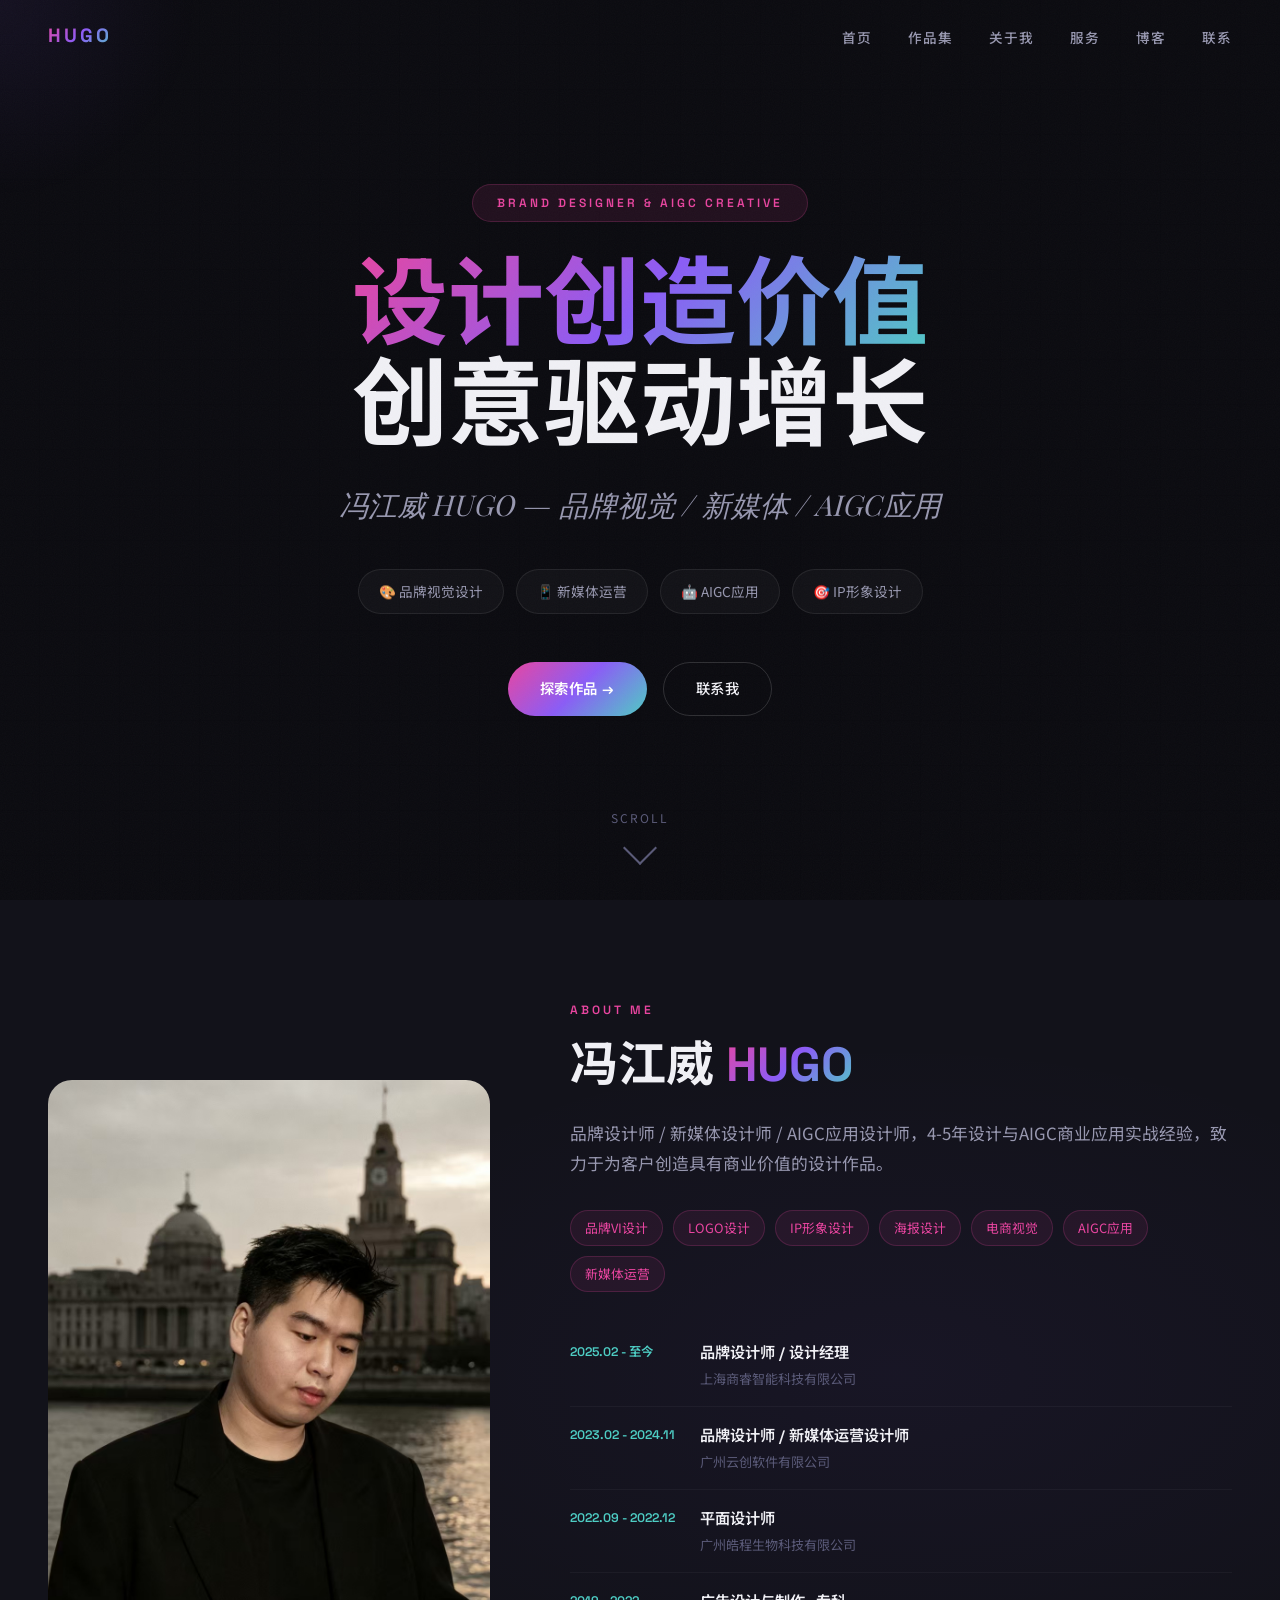
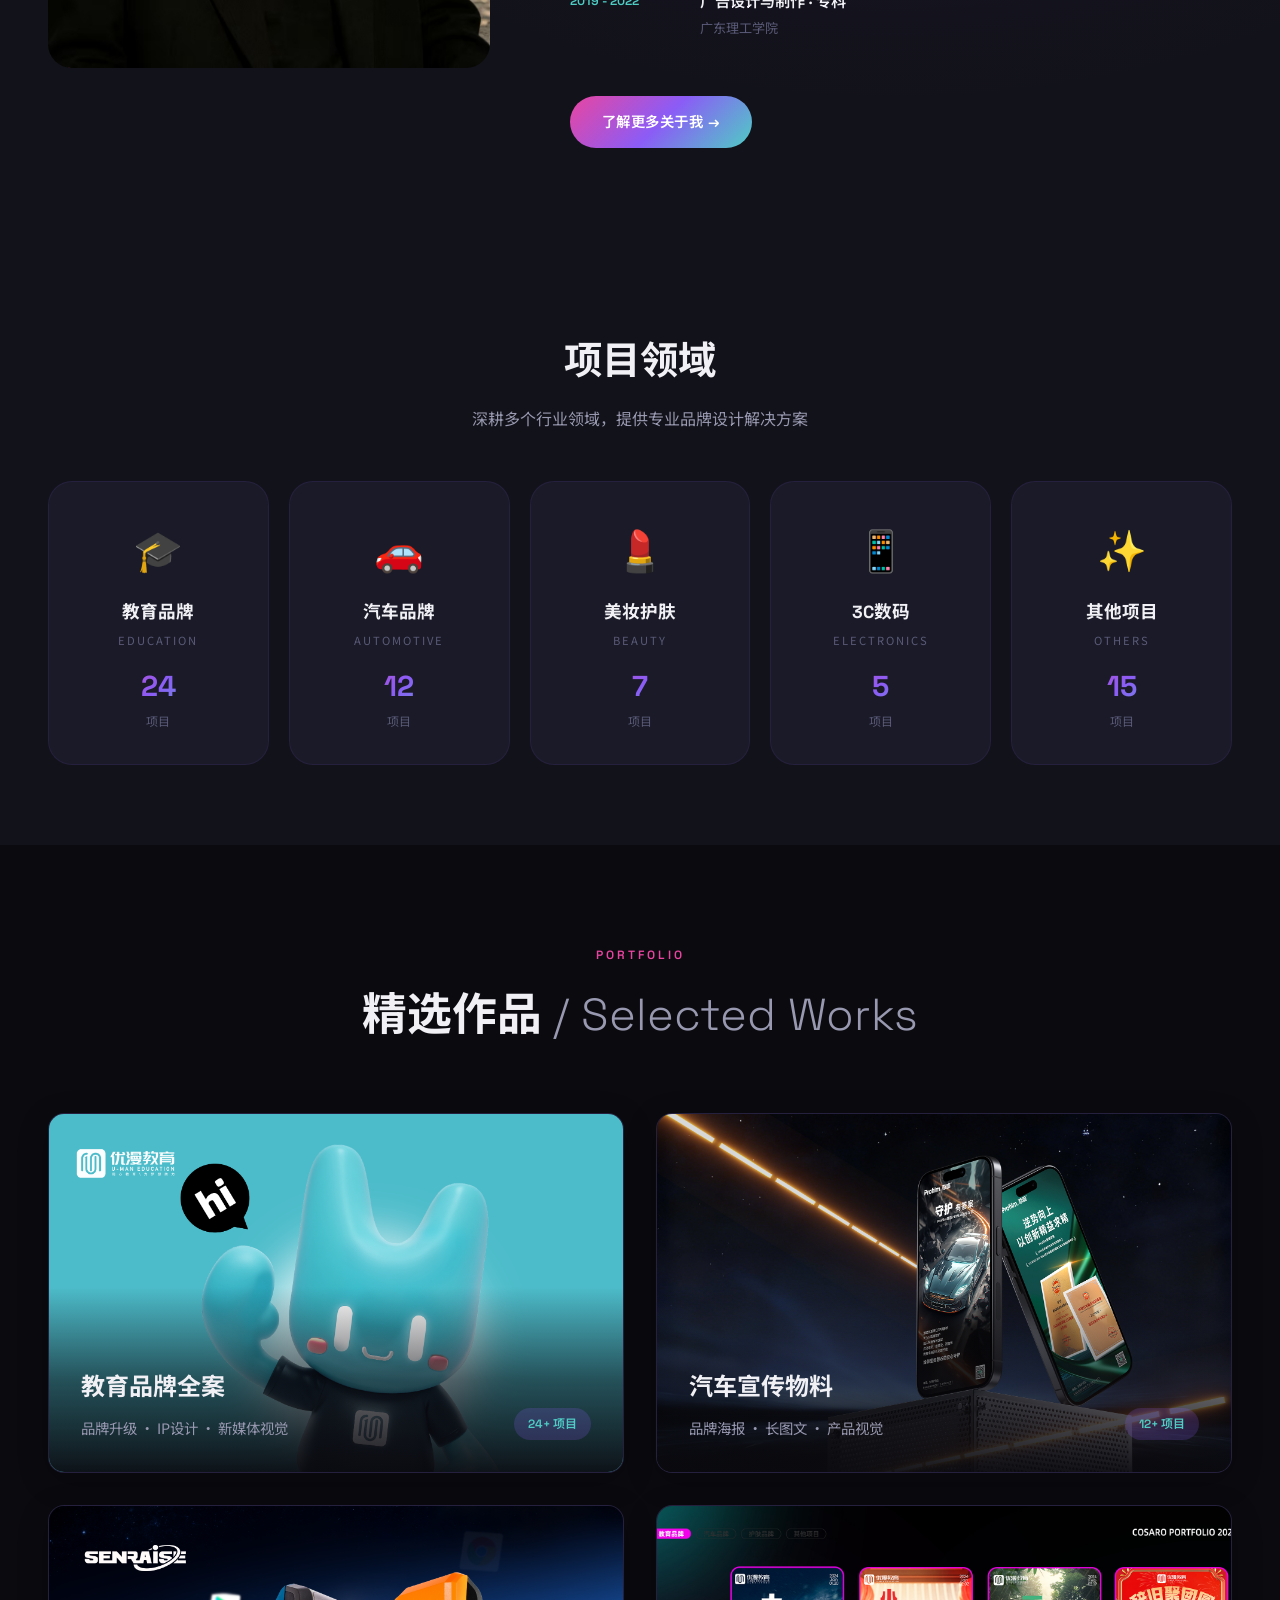
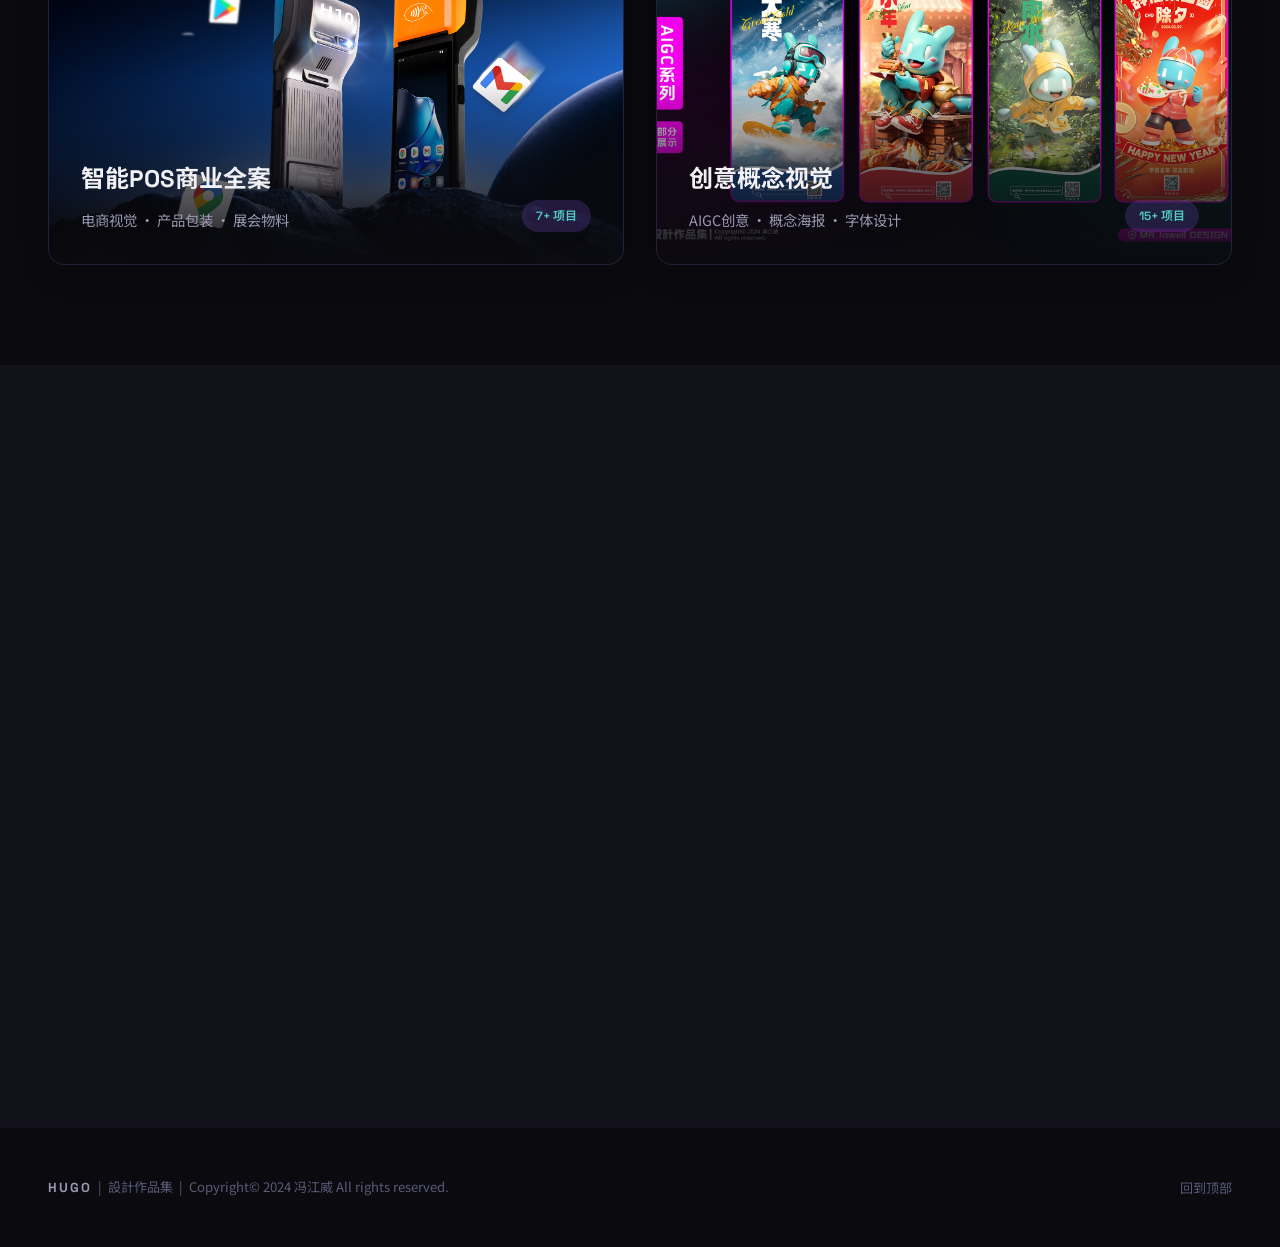
<file: index.html>
﻿<!DOCTYPE html>
<html lang="zh-CN">
<head>
    <meta charset="UTF-8">
    <meta name="viewport" content="width=device-width, initial-scale=1.0">
    <title>HUGO — 冯江威 | 品牌设计作品集</title>
    <meta name="description" content="冯江威 (HUGO) — 品牌设计师 / 新媒体设计师 / AIGC应用设计师，4-5年设计与AIGC商业应用实战经验">
    <link rel="preconnect" href="https://fonts.loli.net" crossorigin>
    <link href="https://fonts.loli.net/css2?family=Space+Grotesk:wght@300;400;500;600;700&family=Noto+Sans+SC:wght@300;400;500;700;900&family=Playfair+Display:ital,wght@0,400;0,700;1,400&display=swap" rel="stylesheet">
    <link rel="stylesheet" href="assets/css/common.css">
    <style>
        /* ========== Hero Cover ========== */
        .hero-cover {
            min-height: 100vh;
            display: flex;
            align-items: center;
            justify-content: center;
            position: relative;
            overflow: hidden;
            background: var(--bg-primary);
        }

        /* Grid Background */
        .hero-grid-bg {
            position: absolute;
            top: 0; left: 0;
            width: 100%; height: 100%;
            z-index: 0;
            display: grid;
            grid-template-columns: repeat(var(--grid-cols, 12), 1fr);
            grid-template-rows: repeat(var(--grid-rows, 8), 1fr);
            gap: 1px;
            opacity: 0.12;
        }

        .hero-grid-cell {
            background: rgba(255,255,255,0.06);
            border-radius: 2px;
            transition: background 0.25s ease, opacity 0.25s ease, transform 0.25s ease;
        }

        .hero-grid-cell.lit {
            opacity: 1;
            transform: scale(1.02);
            background: var(--glow-bg, var(--accent-magenta));
            box-shadow: 0 0 20px var(--glow-color, rgba(233,69,160,0.5));
            filter: blur(1px);
        }

        .hero-cover-content {
            position: relative;
            z-index: 2;
            text-align: center;
            max-width: 900px;
            padding: 0 24px;
        }

        .hero-cover-label {
            display: inline-block;
            padding: 8px 24px;
            border-radius: 100px;
            background: rgba(233,69,160,0.1);
            border: 1px solid rgba(233,69,160,0.2);
            font-family: var(--font-display);
            font-size: 0.75rem;
            font-weight: 600;
            letter-spacing: 3px;
            text-transform: uppercase;
            color: var(--accent-magenta);
            margin-bottom: 32px;
            animation: fadeInUp 0.8s ease-out;
        }

        .hero-cover-title {
            font-family: var(--font-display);
            font-size: clamp(3rem, 8vw, 6rem);
            font-weight: 700;
            line-height: 1.05;
            margin-bottom: 24px;
            animation: fadeInUp 0.8s ease-out 0.1s both;
        }

        .hero-cover-title .line-1 {
            display: block;
            background: var(--gradient-main);
            -webkit-background-clip: text;
            -webkit-text-fill-color: transparent;
            background-clip: text;
        }

        .hero-cover-title .line-2 {
            display: block;
            color: var(--text-primary);
        }

        .hero-cover-subtitle {
            font-family: var(--font-serif);
            font-size: clamp(1.2rem, 2.5vw, 1.8rem);
            font-style: italic;
            color: var(--text-secondary);
            margin-bottom: 40px;
            animation: fadeInUp 0.8s ease-out 0.2s both;
        }

        .hero-cover-tags {
            display: flex;
            justify-content: center;
            flex-wrap: wrap;
            gap: 12px;
            margin-bottom: 48px;
            animation: fadeInUp 0.8s ease-out 0.3s both;
        }

        .hero-cover-tag {
            padding: 10px 20px;
            border-radius: 100px;
            background: rgba(255,255,255,0.03);
            border: 1px solid rgba(255,255,255,0.08);
            font-size: 0.85rem;
            color: var(--text-secondary);
            transition: var(--transition);
        }

        .hero-cover-tag:hover {
            background: rgba(139,92,246,0.1);
            border-color: rgba(139,92,246,0.3);
            color: var(--text-primary);
            transform: translateY(-2px);
        }

        .hero-cover-cta {
            display: flex;
            justify-content: center;
            gap: 16px;
            animation: fadeInUp 0.8s ease-out 0.4s both;
        }

        .hero-scroll-hint {
            position: absolute;
            bottom: 40px;
            left: 50%;
            transform: translateX(-50%);
            display: flex;
            flex-direction: column;
            align-items: center;
            gap: 8px;
            color: var(--text-muted);
            font-size: 0.75rem;
            letter-spacing: 2px;
            animation: bounce 2s ease-in-out infinite;
        }

        .hero-scroll-hint .arrow {
            width: 24px;
            height: 24px;
            border-right: 2px solid var(--text-muted);
            border-bottom: 2px solid var(--text-muted);
            transform: rotate(45deg);
        }

        @keyframes bounce {
            0%, 100% { transform: translateX(-50%) translateY(0); }
            50% { transform: translateX(-50%) translateY(10px); }
        }

        @keyframes fadeInUp {
            from { opacity: 0; transform: translateY(30px); }
            to { opacity: 1; transform: translateY(0); }
        }

        /* ========== Category Summary Bar ========== */
        .category-summary {
            padding: 80px 48px;
            background: var(--bg-secondary);
            position: relative;
        }

        .category-summary-inner {
            max-width: 1200px;
            margin: 0 auto;
        }

        .category-summary-header {
            text-align: center;
            margin-bottom: 48px;
        }

        .category-summary-title {
            font-family: var(--font-display);
            font-size: clamp(1.8rem, 3vw, 2.5rem);
            font-weight: 700;
            margin-bottom: 12px;
        }

        .category-summary-desc {
            color: var(--text-secondary);
            font-size: 1rem;
        }

        .category-grid {
            display: grid;
            grid-template-columns: repeat(5, 1fr);
            gap: 20px;
        }

        .category-card {
            position: relative;
            padding: 32px 24px;
            border-radius: var(--radius-lg);
            background: var(--bg-card);
            border: 1px solid rgba(139,92,246,0.1);
            text-align: center;
            transition: var(--transition);
            cursor: pointer;
            overflow: hidden;
        }

        .category-card::before {
            content: '';
            position: absolute;
            top: 0; left: 0;
            width: 100%; height: 3px;
            background: var(--gradient-main);
            transform: scaleX(0);
            transition: var(--transition);
        }

        .category-card:hover::before {
            transform: scaleX(1);
        }

        .category-card:hover {
            transform: translateY(-6px);
            border-color: rgba(139,92,246,0.3);
            box-shadow: 0 20px 60px rgba(0,0,0,0.3);
        }

        .category-card .icon {
            font-size: 2.5rem;
            margin-bottom: 16px;
            display: block;
        }

        .category-card .name {
            font-family: var(--font-display);
            font-size: 1.1rem;
            font-weight: 700;
            margin-bottom: 4px;
        }

        .category-card .name-en {
            font-size: 0.7rem;
            color: var(--text-muted);
            letter-spacing: 2px;
            text-transform: uppercase;
            margin-bottom: 12px;
        }

        .category-card .count {
            font-family: var(--font-display);
            font-size: 1.8rem;
            font-weight: 700;
            background: var(--gradient-main);
            -webkit-background-clip: text;
            -webkit-text-fill-color: transparent;
            background-clip: text;
        }

        .category-card .count-label {
            font-size: 0.75rem;
            color: var(--text-muted);
        }

        /* ========== Portfolio Entry ========== */
        .portfolio-entry {
            padding: 100px 48px;
            background: var(--bg-primary);
        }

        .entry-header {
            text-align: center;
            margin-bottom: 60px;
        }

        .entry-title {
            font-family: var(--font-display);
            font-size: clamp(2rem, 3.5vw, 3rem);
            font-weight: 700;
        }

        .entry-title .thin {
            font-weight: 300;
            color: var(--text-secondary);
        }

        .entry-grid {
            max-width: 1200px;
            margin: 0 auto;
            display: grid;
            grid-template-columns: repeat(2, 1fr);
            gap: 32px;
        }

        .entry-card {
            position: relative;
            border-radius: 16px;
            overflow: hidden;
            background: var(--bg-card);
            border: 1px solid rgba(139,92,246,0.1);
            box-shadow: 0 8px 32px rgba(0,0,0,0.2);
            transition: all 0.4s ease;
            cursor: pointer;
            display: block;
            text-decoration: none;
            aspect-ratio: 16/10;
        }

        .entry-card:hover {
            transform: translateY(-8px);
            box-shadow: 0 20px 60px rgba(0,0,0,0.35);
            border-color: rgba(139,92,246,0.3);
        }

        .entry-image {
            position: absolute;
            top: 0; left: 0;
            width: 100%; height: 100%;
            overflow: hidden;
        }

        .entry-image img {
            width: 100%;
            height: 100%;
            object-fit: cover;
            transition: transform 0.6s ease;
        }

        .entry-card:hover .entry-image img {
            transform: scale(1.08);
        }

        .entry-overlay {
            position: absolute;
            bottom: 0; left: 0; right: 0;
            padding: 80px 32px 32px;
            background: linear-gradient(to top, rgba(10,10,15,0.95) 0%, rgba(10,10,15,0.6) 50%, transparent 100%);
            display: flex;
            flex-direction: row;
            justify-content: space-between;
            align-items: flex-end;
        }

        .entry-info {
            flex: 1;
        }

        .entry-count {
            flex-shrink: 0;
            display: inline-block;
            padding: 6px 14px;
            border-radius: 100px;
            background: rgba(139,92,246,0.2);
            font-family: var(--font-display);
            font-size: 0.75rem;
            font-weight: 600;
            color: var(--accent-cyan);
        }

        .entry-name {
            font-family: var(--font-display);
            font-size: 1.5rem;
            font-weight: 700;
            color: var(--text-primary);
            margin-bottom: 8px;
        }

        .entry-desc {
            font-size: 0.9rem;
            color: var(--text-secondary);
        }

        /* ========== Contact Simple ========== */
        .contact-simple {
            max-width: 600px;
            margin: 0 auto;
            text-align: center;
            padding: 60px 24px;
        }

        .contact-simple-label {
            font-family: var(--font-display);
            font-size: 0.75rem;
            font-weight: 600;
            letter-spacing: 3px;
            text-transform: uppercase;
            color: var(--accent-magenta);
            margin-bottom: 16px;
        }

        .contact-simple-title {
            font-family: var(--font-display);
            font-size: clamp(2rem, 4vw, 3rem);
            font-weight: 700;
            margin-bottom: 16px;
            background: var(--gradient-main);
            -webkit-background-clip: text;
            -webkit-text-fill-color: transparent;
            background-clip: text;
        }

        .contact-simple-desc {
            font-size: 1.1rem;
            color: var(--text-secondary);
            margin-bottom: 48px;
        }

        .contact-simple-info {
            display: flex;
            flex-wrap: wrap;
            justify-content: center;
            gap: 24px 40px;
            margin-bottom: 48px;
        }

        .contact-simple-info .info-item {
            display: flex;
            align-items: center;
            gap: 10px;
        }

        .contact-simple-info .info-icon {
            font-size: 1.2rem;
        }

        .contact-simple-info .info-text {
            font-size: 0.95rem;
            color: var(--text-secondary);
        }

        /* ========== About Section ========== */
        .about-section {
            padding: 100px 48px;
            background: var(--bg-secondary);
            position: relative;
            overflow: hidden;
        }

        .about-section::before {
            content: '';
            position: absolute;
            top: 0; left: 0;
            width: 100%; height: 100%;
            background: radial-gradient(ellipse at 70% 50%, rgba(139,92,246,0.05) 0%, transparent 50%);
            pointer-events: none;
        }

        .about-inner {
            max-width: 1200px;
            margin: 0 auto;
            display: grid;
            grid-template-columns: 1fr 1.5fr;
            gap: 80px;
            align-items: center;
        }

        .about-image {
            position: relative;
        }

        .about-image-frame {
            position: relative;
            border-radius: var(--radius-lg);
            overflow: hidden;
            aspect-ratio: 3/4;
        }

        .about-image-frame img {
            width: 100%;
            height: 100%;
            object-fit: cover;
        }

        .about-image-frame::after {
            content: '';
            position: absolute;
            top: 20px; left: 20px;
            right: -20px; bottom: -20px;
            border: 2px solid rgba(233,69,160,0.3);
            border-radius: var(--radius-lg);
            z-index: -1;
        }

        .about-content {
            position: relative;
        }

        .about-label {
            font-family: var(--font-display);
            font-size: 0.75rem;
            font-weight: 600;
            letter-spacing: 3px;
            text-transform: uppercase;
            color: var(--accent-magenta);
            margin-bottom: 16px;
        }

        .about-title {
            font-family: var(--font-display);
            font-size: clamp(2rem, 4vw, 3rem);
            font-weight: 700;
            margin-bottom: 24px;
            line-height: 1.2;
        }

        .about-title .highlight {
            background: var(--gradient-main);
            -webkit-background-clip: text;
            -webkit-text-fill-color: transparent;
            background-clip: text;
        }

        .about-desc {
            font-size: 1.05rem;
            color: var(--text-secondary);
            line-height: 1.8;
            margin-bottom: 32px;
        }

        .about-tags {
            display: flex;
            flex-wrap: wrap;
            gap: 10px;
            margin-bottom: 32px;
        }

        .about-tag {
            padding: 6px 14px;
            border-radius: 100px;
            background: rgba(233,69,160,0.08);
            border: 1px solid rgba(233,69,160,0.2);
            font-size: 0.8rem;
            color: var(--accent-magenta);
            transition: var(--transition);
        }

        .about-tag:hover {
            background: rgba(233,69,160,0.15);
            border-color: rgba(233,69,160,0.4);
            transform: translateY(-2px);
        }

        .about-experience {
            margin-bottom: 36px;
        }

        .exp-item {
            display: flex;
            gap: 20px;
            padding: 16px 0;
            border-bottom: 1px solid rgba(255,255,255,0.04);
        }

        .exp-item:last-child {
            border-bottom: none;
        }

        .exp-period {
            flex-shrink: 0;
            width: 110px;
            font-family: var(--font-display);
            font-size: 0.78rem;
            font-weight: 600;
            color: var(--accent-cyan);
            padding-top: 2px;
        }

        .exp-role {
            font-family: var(--font-display);
            font-size: 0.95rem;
            font-weight: 600;
            margin-bottom: 2px;
        }

        .exp-company {
            font-size: 0.82rem;
            color: var(--text-muted);
        }

        .about-cta {
            margin-top: 40px;
        }

        @media (max-width: 1024px) {
            .about-inner {
                grid-template-columns: 1fr;
                gap: 48px;
            }

            .about-image {
                max-width: 400px;
                margin: 0 auto;
            }
        }

        @media (max-width: 768px) {
            .about-section {
                padding: 60px 24px;
            }

            .exp-item {
                flex-direction: column;
                gap: 4px;
            }

            .exp-period {
                width: auto;
            }
        }

        /* ========== Responsive ========== */
        @media (max-width: 1024px) {
            .category-grid {
                grid-template-columns: repeat(3, 1fr);
            }

            .split-layout {
                grid-template-columns: 1fr;
            }

            .big-project-card {
                aspect-ratio: 16/9;
            }
        }

        @media (max-width: 768px) {
            .hero-cover {
                padding: 100px 24px 60px;
            }

            .category-summary {
                padding: 60px 24px;
            }

            .category-grid {
                grid-template-columns: repeat(2, 1fr);
            }

            .entry-grid {
                grid-template-columns: 1fr;
                gap: 24px;
            }

            .portfolio-entry {
                padding: 60px 24px;
            }

            .small-projects-grid {
                grid-template-columns: repeat(2, 1fr);
            }
        }

        @media (max-width: 480px) {
            .category-grid {
                grid-template-columns: 1fr 1fr;
            }

            .category-card {
                padding: 24px 16px;
            }

            .category-card .icon {
                font-size: 2rem;
            }

            .category-card .name {
                font-size: 0.95rem;
            }

            .small-projects-grid {
                grid-template-columns: 1fr;
            }
        }
    </style>
</head>
<body>

    <!-- Noise Overlay -->
    <div class="noise-overlay"></div>

    <!-- Cursor Glow -->
    <div class="cursor-glow" id="cursorGlow"></div>

    <!-- Mobile Menu -->
    <div class="mobile-menu" id="mobileMenu">
        <button class="mobile-menu-close" id="mobileMenuClose">&times;</button>
        <a href="index.html" onclick="closeMobileMenu()">首页</a>
        <a href="projects.html" onclick="closeMobileMenu()">作品集</a>
        <a href="about.html" onclick="closeMobileMenu()">关于我</a>
        <a href="services.html" onclick="closeMobileMenu()">服务</a>
        <a href="blog.html" onclick="closeMobileMenu()">博客</a>
        <a href="#contact" onclick="closeMobileMenu()">联系</a>
    </div>

    <!-- Navigation -->
    <nav class="nav" id="navbar">
        <a href="index.html" class="nav-logo">HUGO</a>
        <ul class="nav-links">
            <li><a href="index.html">首页</a></li>
            <li><a href="projects.html">作品集</a></li>
            <li><a href="about.html">关于我</a></li>
            <li><a href="services.html">服务</a></li>
            <li><a href="blog.html">博客</a></li>
            <li><a href="#contact">联系</a></li>
        </ul>
        <div class="nav-menu-btn" id="menuBtn">
            <span></span>
            <span></span>
            <span></span>
        </div>
    </nav>

    <!-- Hero Cover -->
    <section class="hero-cover" id="heroCover">
        <div class="hero-grid-bg" id="heroGrid"></div>
        <div class="hero-cover-content">
            <div class="hero-cover-label">Brand Designer & AIGC Creative</div>
            <h1 class="hero-cover-title">
                <span class="line-1">设计创造价值</span>
                <span class="line-2">创意驱动增长</span>
            </h1>
            <p class="hero-cover-subtitle">冯江威 HUGO — 品牌视觉 / 新媒体 / AIGC应用</p>
            <div class="hero-cover-tags">
                <span class="hero-cover-tag">🎨 品牌视觉设计</span>
                <span class="hero-cover-tag">📱 新媒体运营</span>
                <span class="hero-cover-tag">🤖 AIGC应用</span>
                <span class="hero-cover-tag">🎯 IP形象设计</span>
            </div>
            <div class="hero-cover-cta">
                <a href="#featured" class="btn-primary">探索作品 →</a>
                <a href="#contact" class="btn-secondary">联系我</a>
            </div>
        </div>
        <div class="hero-scroll-hint">
            <span>SCROLL</span>
            <div class="arrow"></div>
        </div>
    </section>

    <!-- About Section -->
    <section class="about-section">
        <div class="about-inner">
            <div class="about-image reveal">
                <div class="about-image-frame">
                    <img src="assets/avatar.jpg" alt="冯江威 HUGO">
                </div>
            </div>
            <div class="about-content reveal">
                <div class="about-label">About Me</div>
                <h2 class="about-title">冯江威 <span class="highlight">HUGO</span></h2>
                <p class="about-desc">
                    品牌设计师 / 新媒体设计师 / AIGC应用设计师，4-5年设计与AIGC商业应用实战经验，致力于为客户创造具有商业价值的设计作品。
                </p>
                <div class="about-tags">
                    <span class="about-tag">品牌VI设计</span>
                    <span class="about-tag">LOGO设计</span>
                    <span class="about-tag">IP形象设计</span>
                    <span class="about-tag">海报设计</span>
                    <span class="about-tag">电商视觉</span>
                    <span class="about-tag">AIGC应用</span>
                    <span class="about-tag">新媒体运营</span>
                </div>
                <div class="about-experience">
                    <div class="exp-item">
                        <div class="exp-period">2025.02 - 至今</div>
                        <div class="exp-info">
                            <div class="exp-role">品牌设计师 / 设计经理</div>
                            <div class="exp-company">上海商睿智能科技有限公司</div>
                        </div>
                    </div>
                    <div class="exp-item">
                        <div class="exp-period">2023.02 - 2024.11</div>
                        <div class="exp-info">
                            <div class="exp-role">品牌设计师 / 新媒体运营设计师</div>
                            <div class="exp-company">广州云创软件有限公司</div>
                        </div>
                    </div>
                    <div class="exp-item">
                        <div class="exp-period">2022.09 - 2022.12</div>
                        <div class="exp-info">
                            <div class="exp-role">平面设计师</div>
                            <div class="exp-company">广州皓程生物科技有限公司</div>
                        </div>
                    </div>
                    <div class="exp-item">
                        <div class="exp-period">2019 - 2022</div>
                        <div class="exp-info">
                            <div class="exp-role">广告设计与制作 · 专科</div>
                            <div class="exp-company">广东理工学院</div>
                        </div>
                    </div>
                </div>
                <div class="about-cta">
                    <a href="about.html" class="btn-primary">了解更多关于我 →</a>
                </div>
            </div>
        </div>
    </section>

    <!-- Category Summary -->
    <section class="category-summary">
        <div class="category-summary-inner">
            <div class="category-summary-header reveal">
                <h2 class="category-summary-title">项目领域</h2>
                <p class="category-summary-desc">深耕多个行业领域，提供专业品牌设计解决方案</p>
            </div>
            <div class="category-grid">
                <a href="projects.html?cat=edu" class="category-card reveal">
                    <span class="icon">🎓</span>
                    <div class="name">教育品牌</div>
                    <div class="name-en">Education</div>
                    <div class="count">24</div>
                    <div class="count-label">项目</div>
                </a>
                <a href="projects.html?cat=auto" class="category-card reveal">
                    <span class="icon">🚗</span>
                    <div class="name">汽车品牌</div>
                    <div class="name-en">Automotive</div>
                    <div class="count">12</div>
                    <div class="count-label">项目</div>
                </a>
                <a href="projects.html?cat=ecom" class="category-card reveal">
                    <span class="icon">💄</span>
                    <div class="name">美妆护肤</div>
                    <div class="name-en">Beauty</div>
                    <div class="count">7</div>
                    <div class="count-label">项目</div>
                </a>
                <a href="projects.html?cat=3c" class="category-card reveal">
                    <span class="icon">📱</span>
                    <div class="name">3C数码</div>
                    <div class="name-en">Electronics</div>
                    <div class="count">5</div>
                    <div class="count-label">项目</div>
                </a>
                <a href="projects.html?cat=other" class="category-card reveal">
                    <span class="icon">✨</span>
                    <div class="name">其他项目</div>
                    <div class="name-en">Others</div>
                    <div class="count">15</div>
                    <div class="count-label">项目</div>
                </a>
            </div>
        </div>
    </section>

    <!-- 作品四大入口 -->
    <section class="portfolio-entry" id="portfolio">
        <div class="entry-header reveal">
            <div class="section-label">Portfolio</div>
            <h2 class="entry-title">精选作品 <span class="thin">/ Selected Works</span></h2>
        </div>
        <div class="entry-grid">
            <a href="projects.html?cat=edu" class="entry-card reveal" target="_blank">
                <div class="entry-image">
                    <img src="assets/entry-edu.png" alt="教育品牌全案">
                </div>
                <div class="entry-overlay">
                    <div class="entry-info">
                        <h3 class="entry-name">教育品牌全案</h3>
                        <p class="entry-desc">品牌升级 · IP设计 · 新媒体视觉</p>
                    </div>
                    <div class="entry-count">24+ 项目</div>
                </div>
            </a>
            <a href="projects.html?cat=auto" class="entry-card reveal" target="_blank">
                <div class="entry-image">
                    <img src="assets/entry-auto.png" alt="汽车宣传物料">
                </div>
                <div class="entry-overlay">
                    <div class="entry-info">
                        <h3 class="entry-name">汽车宣传物料</h3>
                        <p class="entry-desc">品牌海报 · 长图文 · 产品视觉</p>
                    </div>
                    <div class="entry-count">12+ 项目</div>
                </div>
            </a>
            <a href="projects.html?cat=ecom" class="entry-card reveal" target="_blank">
                <div class="entry-image">
                    <img src="assets/entry-ecom.png" alt="智能POS商业全案">
                </div>
                <div class="entry-overlay">
                    <div class="entry-info">
                        <h3 class="entry-name">智能POS商业全案</h3>
                        <p class="entry-desc">电商视觉 · 产品包装 · 展会物料</p>
                    </div>
                    <div class="entry-count">7+ 项目</div>
                </div>
            </a>
            <a href="projects.html?cat=creative" class="entry-card reveal" target="_blank">
                <div class="entry-image">
                    <img src="assets/edu/30.jpg" alt="创意概念视觉">
                </div>
                <div class="entry-overlay">
                    <div class="entry-info">
                        <h3 class="entry-name">创意概念视觉</h3>
                        <p class="entry-desc">AIGC创意 · 概念海报 · 字体设计</p>
                    </div>
                    <div class="entry-count">15+ 项目</div>
                </div>
            </a>
        </div>
    </section>

    <!-- Contact Section -->
    <section class="section" id="contact" style="background: var(--bg-secondary);">
        <div class="contact-simple reveal">
            <div class="contact-simple-label">Contact</div>
            <h2 class="contact-simple-title">合作咨询</h2>
            <p class="contact-simple-desc">期待与您合作，欢迎随时联系</p>
            <div class="contact-simple-info">
                <div class="info-item">
                    <span class="info-icon">👤</span>
                    <span class="info-text">冯江威 (HUGO)</span>
                </div>
                <div class="info-item">
                    <span class="info-icon">💼</span>
                    <span class="info-text">品牌 / 新媒体运营设计师</span>
                </div>
                <div class="info-item">
                    <span class="info-icon">📍</span>
                    <span class="info-text">上海</span>
                </div>
                <div class="info-item">
                    <span class="info-icon">📧</span>
                    <span class="info-text">20220930fjw@gmail.com</span>
                </div>
            </div>
            <a href="mailto:20220930fjw@gmail.com" class="btn-primary">发送邮件 →</a>
        </div>
    </section>

    <!-- Footer -->
    <footer class="footer">
        <div class="footer-left">
            <span class="brand">HUGO</span> &nbsp;|&nbsp; 設計作品集 &nbsp;|&nbsp; Copyright© 2024 冯江威 All rights reserved.
        </div>
        <div class="footer-right">
            <a href="index.html">回到顶部</a>
        </div>
    </footer>

    <script src="assets/js/common.js"></script>
    <script>
        // ========== Hero Grid Interaction ==========
        (function() {
            const heroCover = document.getElementById('heroCover');
            const heroGrid = document.getElementById('heroGrid');
            if (!heroCover || !heroGrid) return;

            const cols = 32;
            const rows = 20;
            const totalCells = cols * rows;
            const colors = [
                { bg: 'var(--accent-magenta)', shadow: 'rgba(233,69,160,0.4)' },
                { bg: 'var(--accent-purple)', shadow: 'rgba(139,92,246,0.4)' },
                { bg: 'var(--accent-cyan)', shadow: 'rgba(78,205,196,0.4)' },
                { bg: '#ff6b9d', shadow: 'rgba(255,107,157,0.4)' },
                { bg: '#8b5cf6', shadow: 'rgba(139,92,246,0.4)' },
                { bg: '#06b6d4', shadow: 'rgba(6,182,212,0.4)' }
            ];
            const radius = 3;
            let currentColorIndex = 0;

            heroGrid.style.setProperty('--grid-cols', cols);
            heroGrid.style.setProperty('--grid-rows', rows);

            for (let i = 0; i < totalCells; i++) {
                const cell = document.createElement('div');
                cell.className = 'hero-grid-cell';
                heroGrid.appendChild(cell);
            }

            const cells = heroGrid.querySelectorAll('.hero-grid-cell');
            let raf = null;

            function getCurrentColor() {
                return colors[currentColorIndex];
            }

            function changeColor() {
                currentColorIndex = (currentColorIndex + 1) % colors.length;
                const color = getCurrentColor();
                cells.forEach(cell => {
                    cell.style.setProperty('--glow-color', color.shadow);
                    cell.style.setProperty('--glow-bg', color.bg);
                });
            }

            function handleMouseMove(e) {
                if (raf) cancelAnimationFrame(raf);
                raf = requestAnimationFrame(() => {
                    const rect = heroCover.getBoundingClientRect();
                    const x = e.clientX - rect.left;
                    const y = e.clientY - rect.top;
                    const cCol = Math.floor(x / (rect.width / cols));
                    const cRow = Math.floor(y / (rect.height / rows));

                    cells.forEach((cell, i) => {
                        const col = i % cols;
                        const row = Math.floor(i / cols);
                        const dist = Math.sqrt((col - cCol) ** 2 + (row - cRow) ** 2);

                        if (dist <= radius) {
                            // 羽化效果：边缘虚，中间实
                            const intensity = 1 - (dist / (radius + 1));
                            // 羽化因子：边缘透明度更低（更虚）
                            const feathering = Math.pow(intensity, 1.5);
                            cell.classList.add('lit');
                            cell.style.opacity = (feathering * 0.9).toFixed(2);
                        } else {
                            cell.classList.remove('lit');
                            cell.style.opacity = '';
                        }
                    });
                });
            }

            function handleMouseLeave() {
                cells.forEach(cell => {
                    cell.classList.remove('lit');
                    cell.style.opacity = '';
                });
            }

            // 初始化颜色
            changeColor();
            // 每3秒自动换颜色
            setInterval(changeColor, 3000);

            heroCover.addEventListener('mousemove', handleMouseMove);
            heroCover.addEventListener('mouseleave', handleMouseLeave);
        })();

        // ========== Smooth Scroll ==========
        document.querySelectorAll('a[href^="#"]').forEach(anchor => {
            anchor.addEventListener('click', function(e) {
                const href = this.getAttribute('href');
                if (href !== '#') {
                    e.preventDefault();
                    const target = document.querySelector(href);
                    if (target) {
                        const offset = 80;
                        const top = target.getBoundingClientRect().top + window.pageYOffset - offset;
                        window.scrollTo({ top, behavior: 'smooth' });
                    }
                }
            });
        });
    </script>
</body>
</html>
</file>
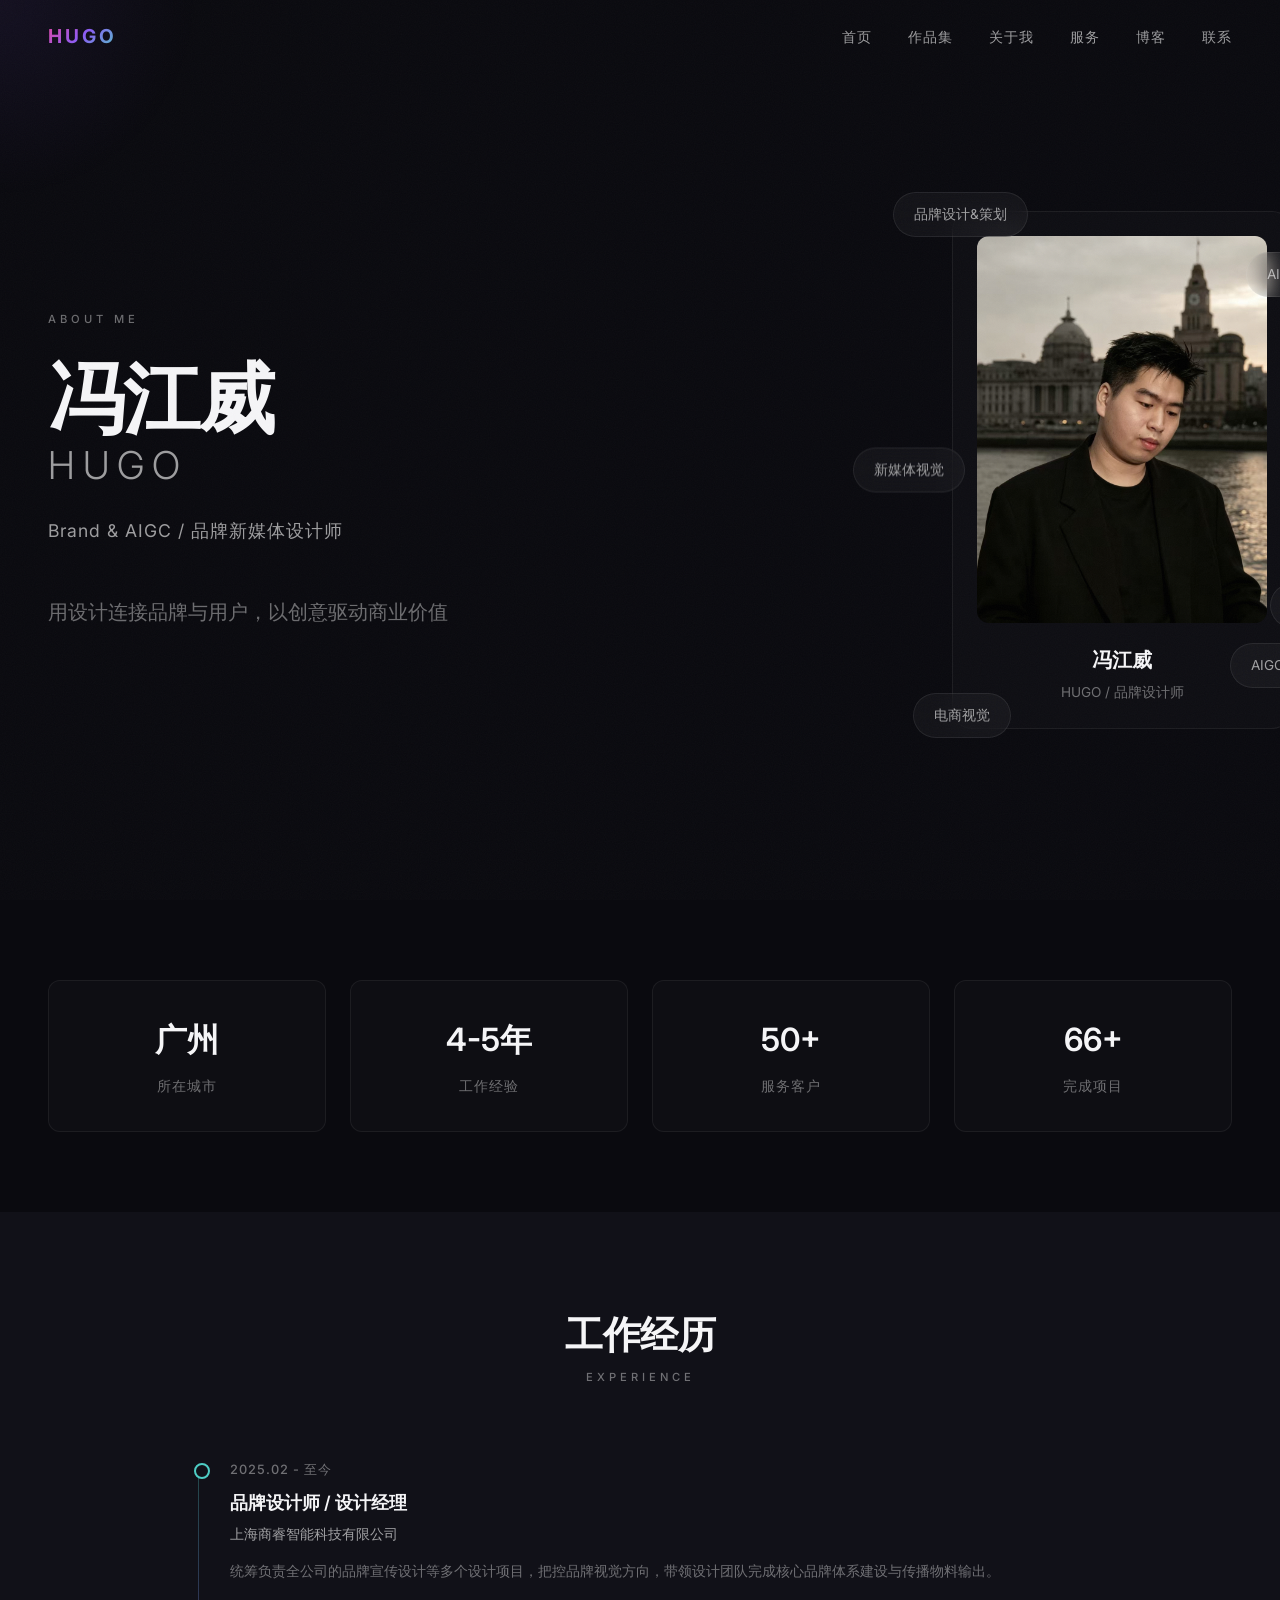
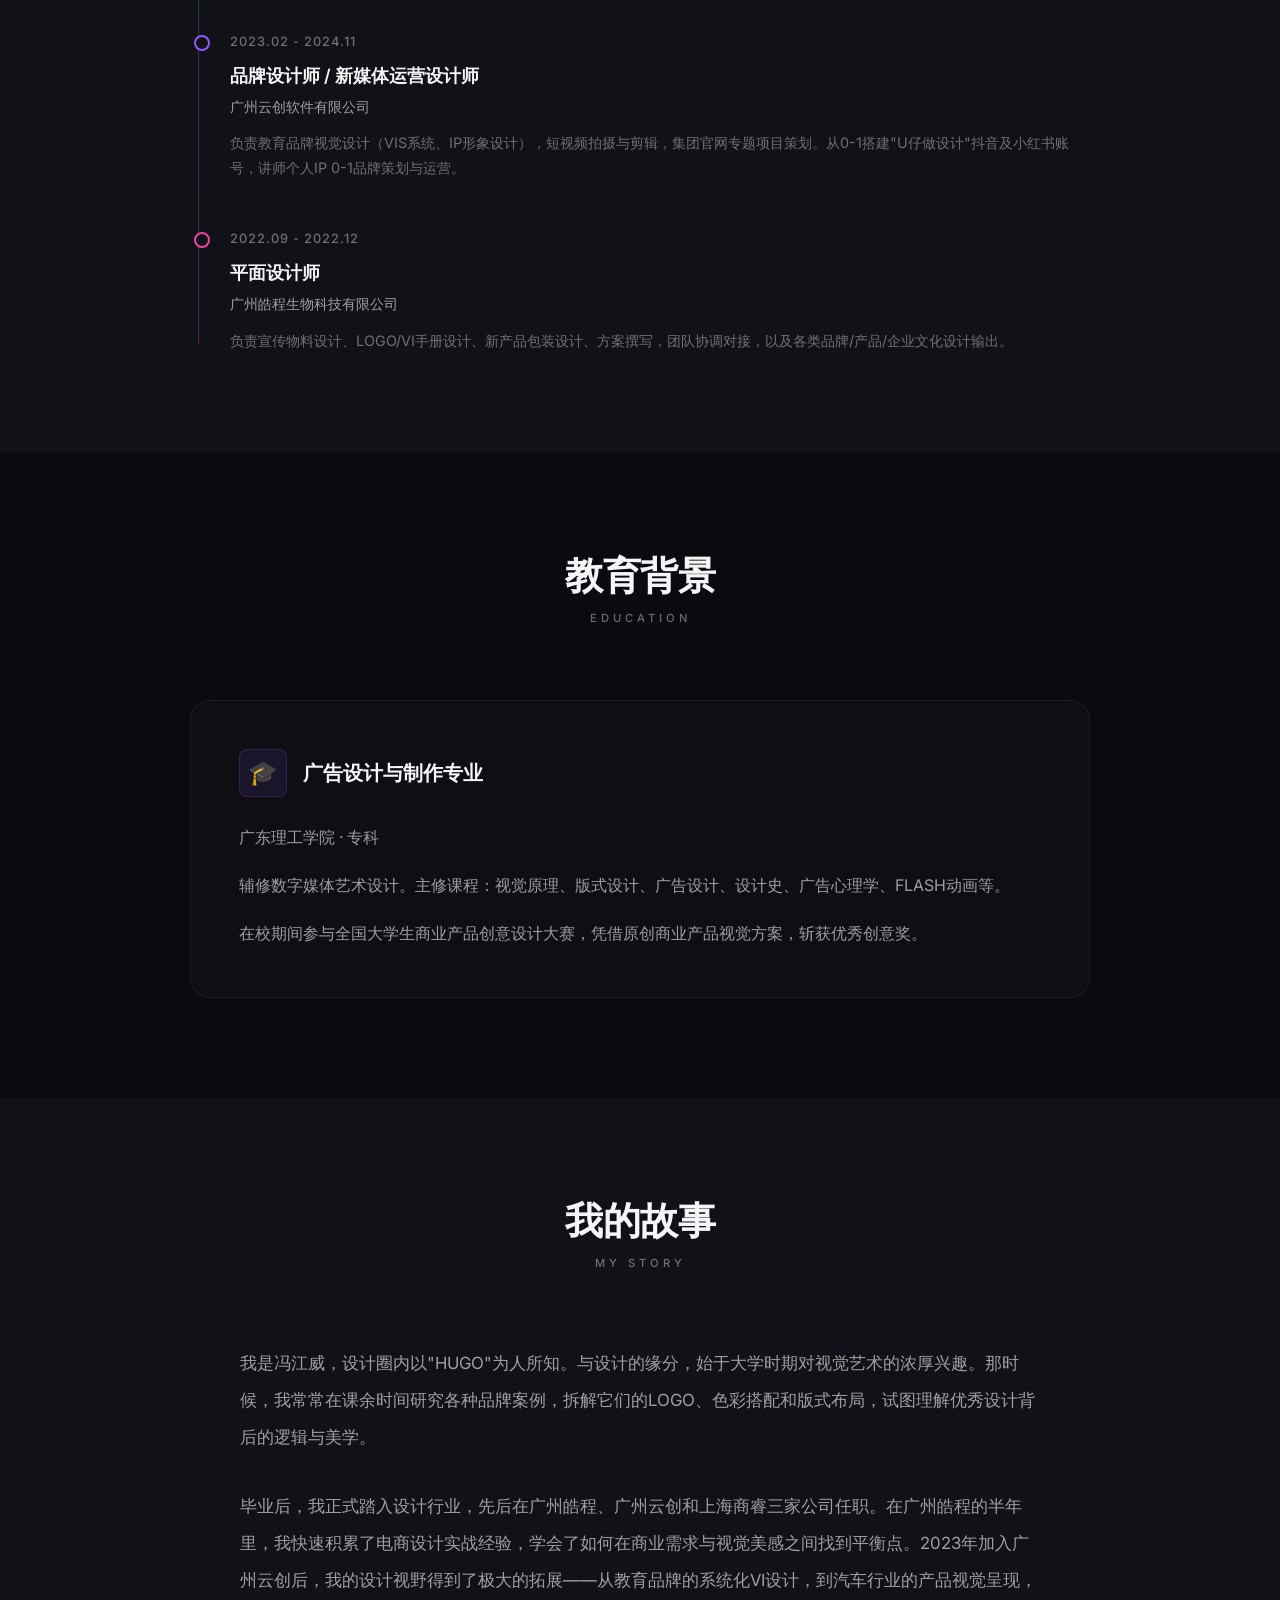
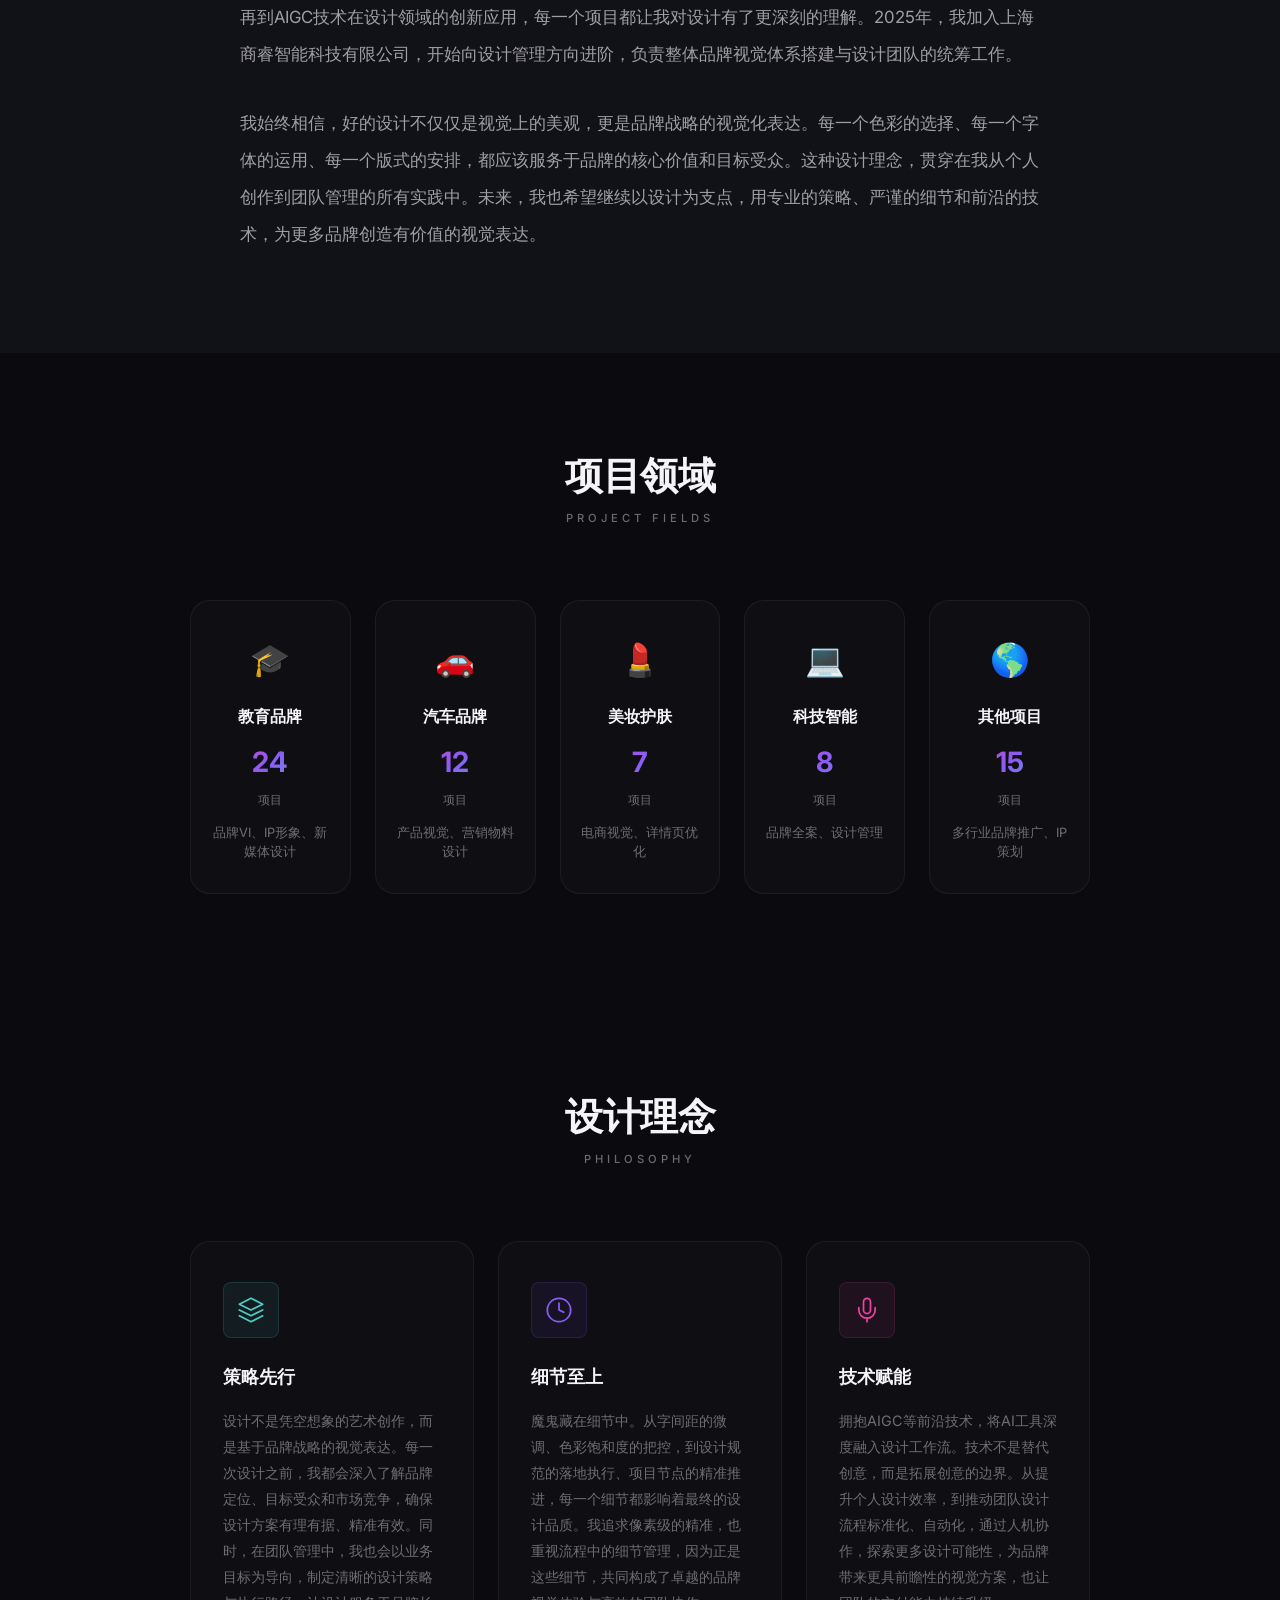
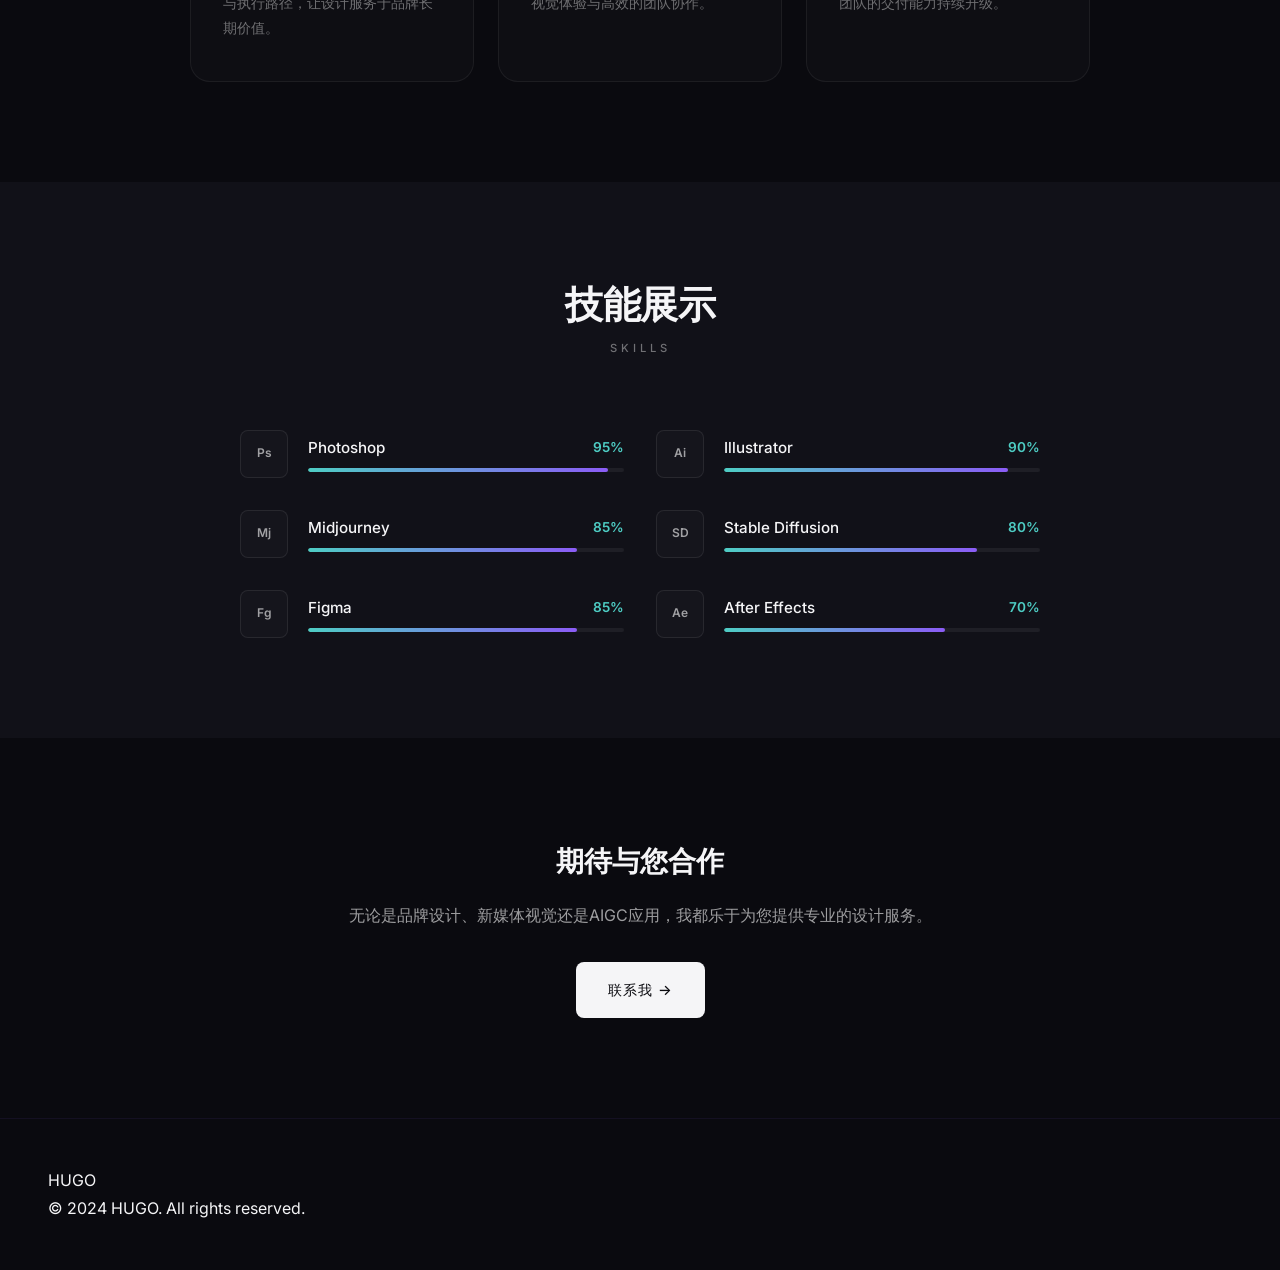
<file: about.html>
<!DOCTYPE html>
<html lang="zh-CN">
<head>
    <meta charset="UTF-8">
    <meta name="viewport" content="width=device-width, initial-scale=1.0">
    <title>关于我 - HUGO 设计师</title>
    <meta name="description" content="冯江威 (HUGO)，品牌设计师/新媒体设计师/AIGC应用设计师，4-5年设计经验，专注品牌视觉设计与AIGC创意应用。">
    <link rel="preconnect" href="https://fonts.loli.net">
    <link rel="preconnect" href="https://gstatic.loli.net" crossorigin>
    <link href="https://fonts.loli.net/css2?family=Inter:wght@300;400;500;600;700&display=swap" rel="stylesheet">
    <link rel="stylesheet" href="assets/css/common.css">
    <style>
        /* ========== 全局变量 ========== */
        :root {
            --font-display: 'Inter', -apple-system, BlinkMacSystemFont, 'PingFang SC', 'Microsoft YaHei', sans-serif;
            --font-body: 'Inter', -apple-system, BlinkMacSystemFont, 'PingFang SC', 'Microsoft YaHei', sans-serif;
            --bg-primary: #0a0a0f;
            --bg-secondary: #111118;
            --bg-card: rgba(255, 255, 255, 0.02);
            --text-primary: #f5f5f7;
            --text-secondary: rgba(255, 255, 255, 0.6);
            --text-muted: rgba(255, 255, 255, 0.4);
            --accent-cyan: #4ecdc4;
            --accent-purple: #8b5cf6;
            --accent-magenta: #e945a0;
            --radius-sm: 8px;
            --radius-md: 12px;
            --radius-lg: 20px;
            --transition: all 0.3s cubic-bezier(0.25, 0.46, 0.45, 0.94);
        }

        /* ========== Hero Section ========== */
        .hero-section {
            min-height: 100vh;
            display: flex;
            align-items: center;
            padding: 120px 48px 80px;
            background: var(--bg-primary);
            position: relative;
        }

        .hero-container {
            max-width: 1200px;
            margin: 0 auto;
            width: 100%;
            display: grid;
            grid-template-columns: 1fr 280px;
            gap: 80px;
            align-items: center;
        }

        .hero-content {
            display: flex;
            flex-direction: column;
            gap: 32px;
        }

        .hero-label {
            font-family: var(--font-display);
            font-size: 0.7rem;
            font-weight: 500;
            letter-spacing: 4px;
            text-transform: uppercase;
            color: var(--text-muted);
        }

        .hero-title {
            font-family: var(--font-display);
            font-size: clamp(3rem, 6vw, 5rem);
            font-weight: 700;
            line-height: 1;
            color: var(--text-primary);
            letter-spacing: -2px;
        }

        .hero-title .en {
            display: block;
            font-weight: 300;
            font-size: 0.5em;
            letter-spacing: 8px;
            margin-top: 8px;
            color: var(--text-secondary);
        }

        .hero-subtitle {
            font-family: var(--font-display);
            font-size: 1.1rem;
            font-weight: 400;
            color: var(--text-secondary);
            letter-spacing: 1px;
        }

        .hero-slogan {
            font-size: 1.25rem;
            font-weight: 300;
            color: var(--text-muted);
            line-height: 1.8;
            max-width: 480px;
            margin-top: 16px;
        }

        /* ========== Hero Card ========== */
        .hero-card {
            width: 340px;
            background: var(--bg-card);
            border: 1px solid rgba(255, 255, 255, 0.06);
            border-radius: var(--radius-lg);
            padding: 24px;
            position: relative;
            flex-shrink: 0;
            transition: var(--transition);
        }

        .hero-card:hover {
            border-color: rgba(255, 255, 255, 0.12);
            box-shadow: 0 20px 60px rgba(0, 0, 0, 0.4);
        }

        .hero-card-img {
            width: 100%;
            aspect-ratio: 3/4;
            border-radius: var(--radius-md);
            object-fit: cover;
            margin-bottom: 20px;
        }

        .hero-card-info {
            text-align: center;
        }

        .hero-card-name {
            font-family: var(--font-display);
            font-size: 1.25rem;
            font-weight: 600;
            color: var(--text-primary);
            margin-bottom: 4px;
        }

        .hero-card-title {
            font-size: 0.85rem;
            color: var(--text-muted);
        }

        /* ========== Floating Tags ========== */
        .floating-tags {
            position: absolute;
            top: 0;
            left: 0;
            right: 0;
            bottom: 0;
            pointer-events: none;
            z-index: 10;
        }

        .float-tag {
            position: absolute;
            padding: 10px 20px;
            border-radius: 100px;
            background: rgba(255, 255, 255, 0.04);
            border: 1px solid rgba(255, 255, 255, 0.08);
            font-size: 0.85rem;
            font-weight: 400;
            color: var(--text-secondary);
            white-space: nowrap;
            pointer-events: auto;
            cursor: default;
            transition: all 0.4s cubic-bezier(0.25, 0.46, 0.45, 0.94);
            backdrop-filter: blur(12px);
            -webkit-backdrop-filter: blur(12px);
        }

        .float-tag:hover {
            background: rgba(255, 255, 255, 0.1);
            border-color: rgba(139, 92, 246, 0.4);
            color: var(--text-primary);
            transform: scale(1.05);
            box-shadow: 0 8px 32px rgba(139, 92, 246, 0.2);
        }

        .float-tag.tag-1 {
            top: -20px;
            left: -60px;
            animation: float1 5s ease-in-out infinite;
        }

        .float-tag.tag-2 {
            top: 40px;
            right: -80px;
            animation: float2 6s ease-in-out infinite;
            animation-delay: -1s;
        }

        .float-tag.tag-3 {
            top: 50%;
            left: -100px;
            transform: translateY(-50%);
            animation: float3 7s ease-in-out infinite;
            animation-delay: -2s;
        }

        .float-tag.tag-4 {
            bottom: 100px;
            right: -90px;
            animation: float4 5.5s ease-in-out infinite;
            animation-delay: -3s;
        }

        .float-tag.tag-5 {
            bottom: -10px;
            left: -40px;
            animation: float5 6.5s ease-in-out infinite;
            animation-delay: -4s;
        }

        .float-tag.tag-6 {
            bottom: 40px;
            right: -70px;
            animation: float6 5s ease-in-out infinite;
            animation-delay: -2.5s;
        }

        @keyframes float1 {
            0%, 100% { transform: translateY(0) translateX(0); }
            50% { transform: translateY(-12px) translateX(5px); }
        }

        @keyframes float2 {
            0%, 100% { transform: translateY(0) translateX(0); }
            50% { transform: translateY(10px) translateX(-8px); }
        }

        @keyframes float3 {
            0%, 100% { transform: translateY(-50%) translateX(0); }
            50% { transform: translateY(calc(-50% - 10px)) translateX(8px); }
        }

        @keyframes float4 {
            0%, 100% { transform: translateY(0) translateX(0); }
            50% { transform: translateY(-8px) translateX(-10px); }
        }

        @keyframes float5 {
            0%, 100% { transform: translateY(0) translateX(0); }
            50% { transform: translateY(12px) translateX(5px); }
        }

        @keyframes float6 {
            0%, 100% { transform: translateY(0) translateX(0); }
            50% { transform: translateY(-10px) translateX(-5px); }
        }

        /* ========== Info Grid ========== */
        .info-section {
            padding: 80px 48px;
            background: var(--bg-primary);
        }

        .info-container {
            max-width: 1200px;
            margin: 0 auto;
        }

        .info-grid {
            display: grid;
            grid-template-columns: repeat(4, 1fr);
            gap: 24px;
        }

        .info-item {
            background: var(--bg-card);
            border: 1px solid rgba(255, 255, 255, 0.06);
            border-radius: var(--radius-md);
            padding: 32px 24px;
            text-align: center;
            transition: var(--transition);
        }

        .info-item:hover {
            border-color: rgba(255, 255, 255, 0.12);
            transform: translateY(-4px);
        }

        .info-value {
            font-family: var(--font-display);
            font-size: 2rem;
            font-weight: 600;
            color: var(--text-primary);
            margin-bottom: 8px;
        }

        .info-label {
            font-size: 0.85rem;
            color: var(--text-muted);
            letter-spacing: 1px;
        }

        /* ========== Timeline Section ========== */
        .timeline-section {
            padding: 100px 48px;
            background: var(--bg-secondary);
        }

        .section-container {
            max-width: 900px;
            margin: 0 auto;
        }

        .section-header {
            margin-bottom: 60px;
            text-align: center;
            display: flex;
            flex-direction: column;
            align-items: center;
        }

        .section-header .section-label,
        .section-header .section-title {
            text-align: center;
            margin-left: 0;
            margin-right: 0;
        }

        .section-label {
            font-family: var(--font-display);
            font-size: 0.7rem;
            font-weight: 500;
            letter-spacing: 4px;
            text-transform: uppercase;
            color: var(--text-muted);
            margin-top: 12px;
            order: 2;
        }

        .section-title {
            font-family: var(--font-display);
            font-size: clamp(1.75rem, 3vw, 2.5rem);
            font-weight: 600;
            color: var(--text-primary);
            order: 1;
        }

        .timeline {
            position: relative;
            padding-left: 40px;
        }

        .timeline::before {
            content: '';
            position: absolute;
            left: 8px;
            top: 8px;
            bottom: 8px;
            width: 1px;
            background: linear-gradient(to bottom, var(--accent-cyan), var(--accent-purple), var(--accent-magenta));
            opacity: 0.3;
        }

        .timeline-item {
            position: relative;
            padding-bottom: 48px;
        }

        .timeline-item:last-child {
            padding-bottom: 0;
        }

        .timeline-dot {
            position: absolute;
            left: -36px;
            top: 4px;
            width: 16px;
            height: 16px;
            border-radius: 50%;
            background: var(--bg-secondary);
            border: 2px solid var(--accent-cyan);
        }

        .timeline-item:nth-child(2) .timeline-dot {
            border-color: var(--accent-purple);
        }

        .timeline-item:nth-child(3) .timeline-dot {
            border-color: var(--accent-magenta);
        }

        .timeline-date {
            font-family: var(--font-display);
            font-size: 0.8rem;
            font-weight: 500;
            color: var(--text-muted);
            letter-spacing: 1px;
            margin-bottom: 8px;
        }

        .timeline-content h3 {
            font-family: var(--font-display);
            font-size: 1.1rem;
            font-weight: 600;
            color: var(--text-primary);
            margin-bottom: 4px;
        }

        .timeline-content .company {
            font-size: 0.9rem;
            color: var(--text-secondary);
            margin-bottom: 12px;
        }

        .timeline-content .desc {
            font-size: 0.9rem;
            color: var(--text-muted);
            line-height: 1.7;
        }

        /* ========== Education Section ========== */
        .education-section {
            padding: 100px 48px;
            background: var(--bg-primary);
        }

        .education-card {
            background: var(--bg-card);
            border: 1px solid rgba(255, 255, 255, 0.06);
            border-radius: var(--radius-lg);
            padding: 48px;
            max-width: 900px;
            margin: 0 auto;
        }

        .education-header {
            display: flex;
            align-items: center;
            gap: 16px;
            margin-bottom: 24px;
        }

        .education-icon {
            width: 48px;
            height: 48px;
            border-radius: var(--radius-sm);
            background: rgba(139, 92, 246, 0.1);
            border: 1px solid rgba(139, 92, 246, 0.2);
            display: flex;
            align-items: center;
            justify-content: center;
            font-size: 1.5rem;
        }

        .education-title {
            font-family: var(--font-display);
            font-size: 1.25rem;
            font-weight: 600;
            color: var(--text-primary);
        }

        .education-content {
            font-size: 1rem;
            color: var(--text-secondary);
            line-height: 2;
        }

        .education-content p {
            margin-bottom: 16px;
        }

        .education-content p:last-child {
            margin-bottom: 0;
        }

        /* ========== Story Section ========== */
        .story-section {
            padding: 100px 48px;
            background: var(--bg-secondary);
        }

        .story-content {
            max-width: 800px;
            margin: 0 auto;
        }

        .story-text {
            font-size: 1.05rem;
            color: var(--text-secondary);
            line-height: 2.2;
            margin-bottom: 32px;
        }

        .story-text:last-child {
            margin-bottom: 0;
        }

        /* ========== Philosophy Section ========== */
        .philosophy-section {
            padding: 100px 48px;
            background: var(--bg-primary);
        }

        .philosophy-grid {
            display: grid;
            grid-template-columns: repeat(3, 1fr);
            gap: 24px;
            max-width: 1100px;
            margin: 0 auto;
        }

        .philosophy-card {
            background: var(--bg-card);
            border: 1px solid rgba(255, 255, 255, 0.06);
            border-radius: var(--radius-lg);
            padding: 40px 32px;
            transition: var(--transition);
        }

        .philosophy-card:hover {
            border-color: rgba(255, 255, 255, 0.12);
            transform: translateY(-8px);
        }

        .philosophy-icon {
            width: 56px;
            height: 56px;
            border-radius: var(--radius-sm);
            background: rgba(78, 205, 196, 0.08);
            border: 1px solid rgba(78, 205, 196, 0.15);
            display: flex;
            align-items: center;
            justify-content: center;
            margin-bottom: 24px;
        }

        .philosophy-card:nth-child(2) .philosophy-icon {
            background: rgba(139, 92, 246, 0.08);
            border-color: rgba(139, 92, 246, 0.15);
        }

        .philosophy-card:nth-child(3) .philosophy-icon {
            background: rgba(233, 69, 160, 0.08);
            border-color: rgba(233, 69, 160, 0.15);
        }

        .philosophy-icon svg {
            width: 28px;
            height: 28px;
            stroke: var(--accent-cyan);
        }

        .philosophy-card:nth-child(2) .philosophy-icon svg {
            stroke: var(--accent-purple);
        }

        .philosophy-card:nth-child(3) .philosophy-icon svg {
            stroke: var(--accent-magenta);
        }

        .philosophy-title {
            font-family: var(--font-display);
            font-size: 1.1rem;
            font-weight: 600;
            color: var(--text-primary);
            margin-bottom: 16px;
        }

        .philosophy-desc {
            font-size: 0.9rem;
            color: var(--text-muted);
            line-height: 1.8;
        }

        /* ========== Skills Section ========== */
        .skills-section {
            padding: 100px 48px;
            background: var(--bg-secondary);
        }

        /* ========== Project Fields Section ========== */
        .fields-section {
            padding: 100px 48px;
            background: var(--bg-primary);
        }

        .fields-grid {
            display: grid;
            grid-template-columns: repeat(5, 1fr);
            gap: 24px;
            max-width: 1100px;
            margin: 0 auto;
        }

        .field-card {
            background: var(--bg-card);
            border: 1px solid rgba(255, 255, 255, 0.06);
            border-radius: var(--radius-lg);
            padding: 32px 20px;
            text-align: center;
            transition: var(--transition);
        }

        .field-card:hover {
            border-color: rgba(255, 255, 255, 0.12);
            transform: translateY(-6px);
        }

        .field-icon {
            font-size: 2rem;
            margin-bottom: 16px;
        }

        .field-name {
            font-family: var(--font-display);
            font-size: 1rem;
            font-weight: 600;
            color: var(--text-primary);
            margin-bottom: 8px;
        }

        .field-count {
            font-family: var(--font-display);
            font-size: 1.75rem;
            font-weight: 700;
            background: var(--gradient-main);
            -webkit-background-clip: text;
            -webkit-text-fill-color: transparent;
            background-clip: text;
            margin-bottom: 4px;
        }

        .field-label {
            font-size: 0.75rem;
            color: var(--text-muted);
        }

        .field-desc {
            font-size: 0.8rem;
            color: var(--text-muted);
            line-height: 1.5;
            margin-top: 12px;
        }

        .skills-grid {
            display: grid;
            grid-template-columns: repeat(2, 1fr);
            gap: 32px;
            max-width: 800px;
            margin: 0 auto;
        }

        .skill-item {
            display: flex;
            align-items: center;
            gap: 20px;
        }

        .skill-icon {
            width: 48px;
            height: 48px;
            border-radius: var(--radius-sm);
            background: var(--bg-card);
            border: 1px solid rgba(255, 255, 255, 0.08);
            display: flex;
            align-items: center;
            justify-content: center;
            font-size: 0.75rem;
            font-weight: 600;
            color: var(--text-secondary);
            flex-shrink: 0;
        }

        .skill-info {
            flex: 1;
        }

        .skill-header {
            display: flex;
            justify-content: space-between;
            align-items: center;
            margin-bottom: 8px;
        }

        .skill-name {
            font-size: 0.95rem;
            font-weight: 500;
            color: var(--text-primary);
        }

        .skill-percent {
            font-family: var(--font-display);
            font-size: 0.85rem;
            font-weight: 600;
            color: var(--accent-cyan);
        }

        .skill-bar {
            width: 100%;
            height: 4px;
            background: rgba(255, 255, 255, 0.06);
            border-radius: 2px;
            overflow: hidden;
        }

        .skill-fill {
            height: 100%;
            border-radius: 2px;
            background: linear-gradient(90deg, var(--accent-cyan), var(--accent-purple));
            width: 0;
            transition: width 1s cubic-bezier(0.25, 0.46, 0.45, 0.94);
        }

        /* ========== CTA Section ========== */
        .cta-section {
            padding: 100px 48px;
            background: var(--bg-primary);
            text-align: center;
        }

        .cta-content {
            max-width: 600px;
            margin: 0 auto;
        }

        .cta-title {
            font-family: var(--font-display);
            font-size: 1.75rem;
            font-weight: 600;
            color: var(--text-primary);
            margin-bottom: 16px;
        }

        .cta-desc {
            font-size: 1rem;
            color: var(--text-secondary);
            margin-bottom: 32px;
            line-height: 1.8;
        }

        .cta-btn {
            display: inline-flex;
            align-items: center;
            gap: 8px;
            padding: 16px 32px;
            background: var(--text-primary);
            color: var(--bg-primary);
            font-family: var(--font-display);
            font-size: 0.9rem;
            font-weight: 500;
            letter-spacing: 1px;
            border-radius: var(--radius-sm);
            text-decoration: none;
            transition: var(--transition);
        }

        .cta-btn:hover {
            transform: translateY(-2px);
            box-shadow: 0 10px 30px rgba(255, 255, 255, 0.1);
        }

        /* ========== Responsive ========== */
        @media (max-width: 1024px) {
            .hero-container {
                grid-template-columns: 1fr;
                gap: 48px;
                text-align: center;
            }

            .hero-card {
                width: 280px;
                margin: 0 auto;
            }

            .float-tag {
                font-size: 0.75rem;
                padding: 8px 14px;
            }

            .float-tag.tag-1 { left: -30px; }
            .float-tag.tag-2 { right: -40px; }
            .float-tag.tag-3 { left: -50px; }
            .float-tag.tag-4 { right: -45px; }
            .float-tag.tag-5 { left: -20px; }
            .float-tag.tag-6 { right: -35px; }

            .hero-slogan {
                margin: 0 auto;
            }

            .info-grid {
                grid-template-columns: repeat(2, 1fr);
            }

            .philosophy-grid {
                grid-template-columns: 1fr;
            }
        }

        @media (max-width: 768px) {
            .hero-section,
            .info-section,
            .timeline-section,
            .education-section,
            .story-section,
            .philosophy-section,
            .skills-section,
            .cta-section {
                padding: 60px 24px;
            }

            .info-grid {
                grid-template-columns: repeat(2, 1fr);
                gap: 16px;
            }

            .info-item {
                padding: 24px 16px;
            }

            .info-value {
                font-size: 1.5rem;
            }

            .timeline {
                padding-left: 24px;
            }

            .timeline-dot {
                left: -28px;
                width: 12px;
                height: 12px;
            }

            .education-card {
                padding: 32px 24px;
            }

            .skills-grid {
                grid-template-columns: 1fr;
            }

            .skill-item {
                gap: 16px;
            }
        }
    </style>
</head>
<body>

    <!-- Noise Overlay -->
    <div class="noise-overlay"></div>

    <!-- Cursor Glow -->
    <div class="cursor-glow" id="cursorGlow"></div>

    <!-- Mobile Menu -->
    <div class="mobile-menu" id="mobileMenu">
        <button class="mobile-menu-close" id="mobileMenuClose">&times;</button>
        <a href="index.html" onclick="closeMobileMenu()">首页</a>
        <a href="projects.html" onclick="closeMobileMenu()">作品集</a>
        <a href="about.html" onclick="closeMobileMenu()">关于我</a>
        <a href="services.html" onclick="closeMobileMenu()">服务</a>
        <a href="blog.html" onclick="closeMobileMenu()">博客</a>
        <a href="index.html#contact" onclick="closeMobileMenu()">联系</a>
    </div>

    <!-- Navigation -->
    <nav class="nav" id="navbar">
        <a href="index.html" class="nav-logo">HUGO</a>
        <ul class="nav-links">
            <li><a href="index.html">首页</a></li>
            <li><a href="projects.html">作品集</a></li>
            <li><a href="about.html" class="active">关于我</a></li>
            <li><a href="services.html">服务</a></li>
            <li><a href="blog.html">博客</a></li>
            <li><a href="index.html#contact">联系</a></li>
        </ul>
        <div class="nav-menu-btn" id="menuBtn">
            <span></span>
            <span></span>
            <span></span>
        </div>
    </nav>

    <!-- Hero Section -->
    <section class="hero-section">
        <div class="hero-container">
            <div class="hero-content reveal">
                <div class="hero-label">About Me</div>
                <h1 class="hero-title">
                    冯江威
                    <span class="en">HUGO</span>
                </h1>
                <p class="hero-subtitle">Brand & AIGC / 品牌新媒体设计师</p>
                <p class="hero-slogan">用设计连接品牌与用户，以创意驱动商业价值</p>
            </div>
            <div class="hero-card reveal">
                <img class="hero-card-img" src="assets/avatar.jpg" alt="冯江威 HUGO">
                <div class="hero-card-info">
                    <div class="hero-card-name">冯江威</div>
                    <div class="hero-card-title">HUGO / 品牌设计师</div>
                </div>
                <div class="floating-tags" id="floatingTags">
                    <span class="float-tag tag-1">品牌设计&策划</span>
                    <span class="float-tag tag-2">AI商业设计师</span>
                    <span class="float-tag tag-3">新媒体视觉</span>
                    <span class="float-tag tag-4">IP形象设计</span>
                    <span class="float-tag tag-5">电商视觉</span>
                    <span class="float-tag tag-6">AIGC创意应用</span>
                </div>
            </div>
        </div>
    </section>

    <!-- Info Grid -->
    <section class="info-section">
        <div class="info-container">
            <div class="info-grid reveal">
                <div class="info-item">
                    <div class="info-value">广州</div>
                    <div class="info-label">所在城市</div>
                </div>
                <div class="info-item">
                    <div class="info-value">4-5年</div>
                    <div class="info-label">工作经验</div>
                </div>
                <div class="info-item">
                    <div class="info-value">50+</div>
                    <div class="info-label">服务客户</div>
                </div>
                <div class="info-item">
                    <div class="info-value">66+</div>
                    <div class="info-label">完成项目</div>
                </div>
            </div>
        </div>
    </section>

    <!-- Timeline Section -->
    <section class="timeline-section">
        <div class="section-container">
            <div class="section-header reveal">
                <div class="section-label">Experience</div>
                <h2 class="section-title">工作经历</h2>
            </div>
            <div class="timeline reveal">
                <div class="timeline-item">
                    <div class="timeline-dot"></div>
                    <div class="timeline-date">2025.02 - 至今</div>
                    <div class="timeline-content">
                        <h3>品牌设计师 / 设计经理</h3>
                        <p class="company">上海商睿智能科技有限公司</p>
                        <p class="desc">统筹负责全公司的品牌宣传设计等多个设计项目，把控品牌视觉方向，带领设计团队完成核心品牌体系建设与传播物料输出。</p>
                    </div>
                </div>
                <div class="timeline-item">
                    <div class="timeline-dot"></div>
                    <div class="timeline-date">2023.02 - 2024.11</div>
                    <div class="timeline-content">
                        <h3>品牌设计师 / 新媒体运营设计师</h3>
                        <p class="company">广州云创软件有限公司</p>
                        <p class="desc">负责教育品牌视觉设计（VIS系统、IP形象设计），短视频拍摄与剪辑，集团官网专题项目策划。从0-1搭建"U仔做设计"抖音及小红书账号，讲师个人IP 0-1品牌策划与运营。</p>
                    </div>
                </div>
                <div class="timeline-item">
                    <div class="timeline-dot"></div>
                    <div class="timeline-date">2022.09 - 2022.12</div>
                    <div class="timeline-content">
                        <h3>平面设计师</h3>
                        <p class="company">广州皓程生物科技有限公司</p>
                        <p class="desc">负责宣传物料设计、LOGO/VI手册设计、新产品包装设计、方案撰写，团队协调对接，以及各类品牌/产品/企业文化设计输出。</p>
                    </div>
                </div>
            </div>
        </div>
    </section>

    <!-- Education Section -->
    <section class="education-section">
        <div class="section-container">
            <div class="section-header reveal">
                <div class="section-label">Education</div>
                <h2 class="section-title">教育背景</h2>
            </div>
            <div class="education-card reveal">
                <div class="education-header">
                    <div class="education-icon">&#127891;</div>
                    <h3 class="education-title">广告设计与制作专业</h3>
                </div>
                <div class="education-content">
                    <p>广东理工学院 · 专科</p>
                    <p>辅修数字媒体艺术设计。主修课程：视觉原理、版式设计、广告设计、设计史、广告心理学、FLASH动画等。</p>
                    <p>在校期间参与全国大学生商业产品创意设计大赛，凭借原创商业产品视觉方案，斩获优秀创意奖。</p>
                </div>
            </div>
        </div>
    </section>

    <!-- Story Section -->
    <section class="story-section">
        <div class="section-container">
            <div class="section-header reveal">
                <div class="section-label">My Story</div>
                <h2 class="section-title">我的故事</h2>
            </div>
            <div class="story-content reveal">
                <p class="story-text">我是冯江威，设计圈内以"HUGO"为人所知。与设计的缘分，始于大学时期对视觉艺术的浓厚兴趣。那时候，我常常在课余时间研究各种品牌案例，拆解它们的LOGO、色彩搭配和版式布局，试图理解优秀设计背后的逻辑与美学。</p>
                <p class="story-text">毕业后，我正式踏入设计行业，先后在广州皓程、广州云创和上海商睿三家公司任职。在广州皓程的半年里，我快速积累了电商设计实战经验，学会了如何在商业需求与视觉美感之间找到平衡点。2023年加入广州云创后，我的设计视野得到了极大的拓展——从教育品牌的系统化VI设计，到汽车行业的产品视觉呈现，再到AIGC技术在设计领域的创新应用，每一个项目都让我对设计有了更深刻的理解。2025年，我加入上海商睿智能科技有限公司，开始向设计管理方向进阶，负责整体品牌视觉体系搭建与设计团队的统筹工作。</p>
                <p class="story-text">我始终相信，好的设计不仅仅是视觉上的美观，更是品牌战略的视觉化表达。每一个色彩的选择、每一个字体的运用、每一个版式的安排，都应该服务于品牌的核心价值和目标受众。这种设计理念，贯穿在我从个人创作到团队管理的所有实践中。未来，我也希望继续以设计为支点，用专业的策略、严谨的细节和前沿的技术，为更多品牌创造有价值的视觉表达。</p>
            </div>
        </div>
    </section>

    <!-- Project Fields Section -->
    <section class="fields-section">
        <div class="section-container">
            <div class="section-header reveal">
                <h2 class="section-title">项目领域</h2>
                <div class="section-label">Project Fields</div>
            </div>
            <div class="fields-grid reveal">
                <div class="field-card">
                    <div class="field-icon">&#127891;</div>
                    <div class="field-name">教育品牌</div>
                    <div class="field-count">24</div>
                    <div class="field-label">项目</div>
                    <div class="field-desc">品牌VI、IP形象、新媒体设计</div>
                </div>
                <div class="field-card">
                    <div class="field-icon">&#128663;</div>
                    <div class="field-name">汽车品牌</div>
                    <div class="field-count">12</div>
                    <div class="field-label">项目</div>
                    <div class="field-desc">产品视觉、营销物料设计</div>
                </div>
                <div class="field-card">
                    <div class="field-icon">&#128132;</div>
                    <div class="field-name">美妆护肤</div>
                    <div class="field-count">7</div>
                    <div class="field-label">项目</div>
                    <div class="field-desc">电商视觉、详情页优化</div>
                </div>
                <div class="field-card">
                    <div class="field-icon">&#128187;</div>
                    <div class="field-name">科技智能</div>
                    <div class="field-count">8</div>
                    <div class="field-label">项目</div>
                    <div class="field-desc">品牌全案、设计管理</div>
                </div>
                <div class="field-card">
                    <div class="field-icon">&#127758;</div>
                    <div class="field-name">其他项目</div>
                    <div class="field-count">15</div>
                    <div class="field-label">项目</div>
                    <div class="field-desc">多行业品牌推广、IP策划</div>
                </div>
            </div>
        </div>
    </section>

    <!-- Philosophy Section -->
    <section class="philosophy-section">
        <div class="section-container">
            <div class="section-header reveal">
                <div class="section-label">Philosophy</div>
                <h2 class="section-title">设计理念</h2>
            </div>
            <div class="philosophy-grid reveal">
                <div class="philosophy-card">
                    <div class="philosophy-icon">
                        <svg viewBox="0 0 24 24" fill="none" stroke-width="1.5" stroke-linecap="round" stroke-linejoin="round">
                            <path d="M12 2L2 7l10 5 10-5-10-5zM2 17l10 5 10-5M2 12l10 5 10-5"/>
                        </svg>
                    </div>
                    <h3 class="philosophy-title">策略先行</h3>
                    <p class="philosophy-desc">设计不是凭空想象的艺术创作，而是基于品牌战略的视觉表达。每一次设计之前，我都会深入了解品牌定位、目标受众和市场竞争，确保设计方案有理有据、精准有效。同时，在团队管理中，我也会以业务目标为导向，制定清晰的设计策略与执行路径，让设计服务于品牌长期价值。</p>
                </div>
                <div class="philosophy-card">
                    <div class="philosophy-icon">
                        <svg viewBox="0 0 24 24" fill="none" stroke-width="1.5" stroke-linecap="round" stroke-linejoin="round">
                            <circle cx="12" cy="12" r="10"/>
                            <path d="M12 6v6l4 2"/>
                        </svg>
                    </div>
                    <h3 class="philosophy-title">细节至上</h3>
                    <p class="philosophy-desc">魔鬼藏在细节中。从字间距的微调、色彩饱和度的把控，到设计规范的落地执行、项目节点的精准推进，每一个细节都影响着最终的设计品质。我追求像素级的精准，也重视流程中的细节管理，因为正是这些细节，共同构成了卓越的品牌视觉体验与高效的团队协作。</p>
                </div>
                <div class="philosophy-card">
                    <div class="philosophy-icon">
                        <svg viewBox="0 0 24 24" fill="none" stroke-width="1.5" stroke-linecap="round" stroke-linejoin="round">
                            <path d="M12 2a3 3 0 0 0-3 3v7a3 3 0 0 0 6 0V5a3 3 0 0 0-3-3Z"/>
                            <path d="M19 10v2a7 7 0 0 1-14 0v-2"/>
                            <line x1="12" y1="19" x2="12" y2="22"/>
                        </svg>
                    </div>
                    <h3 class="philosophy-title">技术赋能</h3>
                    <p class="philosophy-desc">拥抱AIGC等前沿技术，将AI工具深度融入设计工作流。技术不是替代创意，而是拓展创意的边界。从提升个人设计效率，到推动团队设计流程标准化、自动化，通过人机协作，探索更多设计可能性，为品牌带来更具前瞻性的视觉方案，也让团队的交付能力持续升级。</p>
                </div>
            </div>
        </div>
    </section>

    <!-- Skills Section -->
    <section class="skills-section">
        <div class="section-container">
            <div class="section-header reveal">
                <div class="section-label">Skills</div>
                <h2 class="section-title">技能展示</h2>
            </div>
            <div class="skills-grid reveal">
                <div class="skill-item">
                    <div class="skill-icon">Ps</div>
                    <div class="skill-info">
                        <div class="skill-header">
                            <span class="skill-name">Photoshop</span>
                            <span class="skill-percent">95%</span>
                        </div>
                        <div class="skill-bar"><div class="skill-fill" data-width="95"></div></div>
                    </div>
                </div>
                <div class="skill-item">
                    <div class="skill-icon">Ai</div>
                    <div class="skill-info">
                        <div class="skill-header">
                            <span class="skill-name">Illustrator</span>
                            <span class="skill-percent">90%</span>
                        </div>
                        <div class="skill-bar"><div class="skill-fill" data-width="90"></div></div>
                    </div>
                </div>
                <div class="skill-item">
                    <div class="skill-icon">Mj</div>
                    <div class="skill-info">
                        <div class="skill-header">
                            <span class="skill-name">Midjourney</span>
                            <span class="skill-percent">85%</span>
                        </div>
                        <div class="skill-bar"><div class="skill-fill" data-width="85"></div></div>
                    </div>
                </div>
                <div class="skill-item">
                    <div class="skill-icon">SD</div>
                    <div class="skill-info">
                        <div class="skill-header">
                            <span class="skill-name">Stable Diffusion</span>
                            <span class="skill-percent">80%</span>
                        </div>
                        <div class="skill-bar"><div class="skill-fill" data-width="80"></div></div>
                    </div>
                </div>
                <div class="skill-item">
                    <div class="skill-icon">Fg</div>
                    <div class="skill-info">
                        <div class="skill-header">
                            <span class="skill-name">Figma</span>
                            <span class="skill-percent">85%</span>
                        </div>
                        <div class="skill-bar"><div class="skill-fill" data-width="85"></div></div>
                    </div>
                </div>
                <div class="skill-item">
                    <div class="skill-icon">Ae</div>
                    <div class="skill-info">
                        <div class="skill-header">
                            <span class="skill-name">After Effects</span>
                            <span class="skill-percent">70%</span>
                        </div>
                        <div class="skill-bar"><div class="skill-fill" data-width="70"></div></div>
                    </div>
                </div>
            </div>
        </div>
    </section>

    <!-- CTA Section -->
    <section class="cta-section">
        <div class="cta-content reveal">
            <h2 class="cta-title">期待与您合作</h2>
            <p class="cta-desc">无论是品牌设计、新媒体视觉还是AIGC应用，我都乐于为您提供专业的设计服务。</p>
            <a href="index.html#contact" class="cta-btn">联系我 &rarr;</a>
        </div>
    </section>

    <!-- Footer -->
    <footer class="footer">
        <div class="footer-inner">
            <div class="footer-brand">HUGO</div>
            <p class="footer-text">&copy; 2024 HUGO. All rights reserved.</p>
        </div>
    </footer>

    <script src="assets/js/common.js"></script>
    <script>
        // Skill bars animation
        document.addEventListener('DOMContentLoaded', function() {
            const skillFills = document.querySelectorAll('.skill-fill');
            const observer = new IntersectionObserver((entries) => {
                entries.forEach(entry => {
                    if (entry.isIntersecting) {
                        const width = entry.target.dataset.width;
                        entry.target.style.width = width + '%';
                        observer.unobserve(entry.target);
                    }
                });
            }, { threshold: 0.5 });

            skillFills.forEach(fill => observer.observe(fill));

            // Floating tags hover interaction
            const floatTags = document.querySelectorAll('.float-tag');
            floatTags.forEach(tag => {
                tag.addEventListener('mouseenter', () => {
                    floatTags.forEach(t => {
                        if (t !== tag) t.style.opacity = '0.3';
                    });
                });
                tag.addEventListener('mouseleave', () => {
                    floatTags.forEach(t => {
                        t.style.opacity = '';
                    });
                });
            });
        });
    </script>
</body>
</html>
</file>
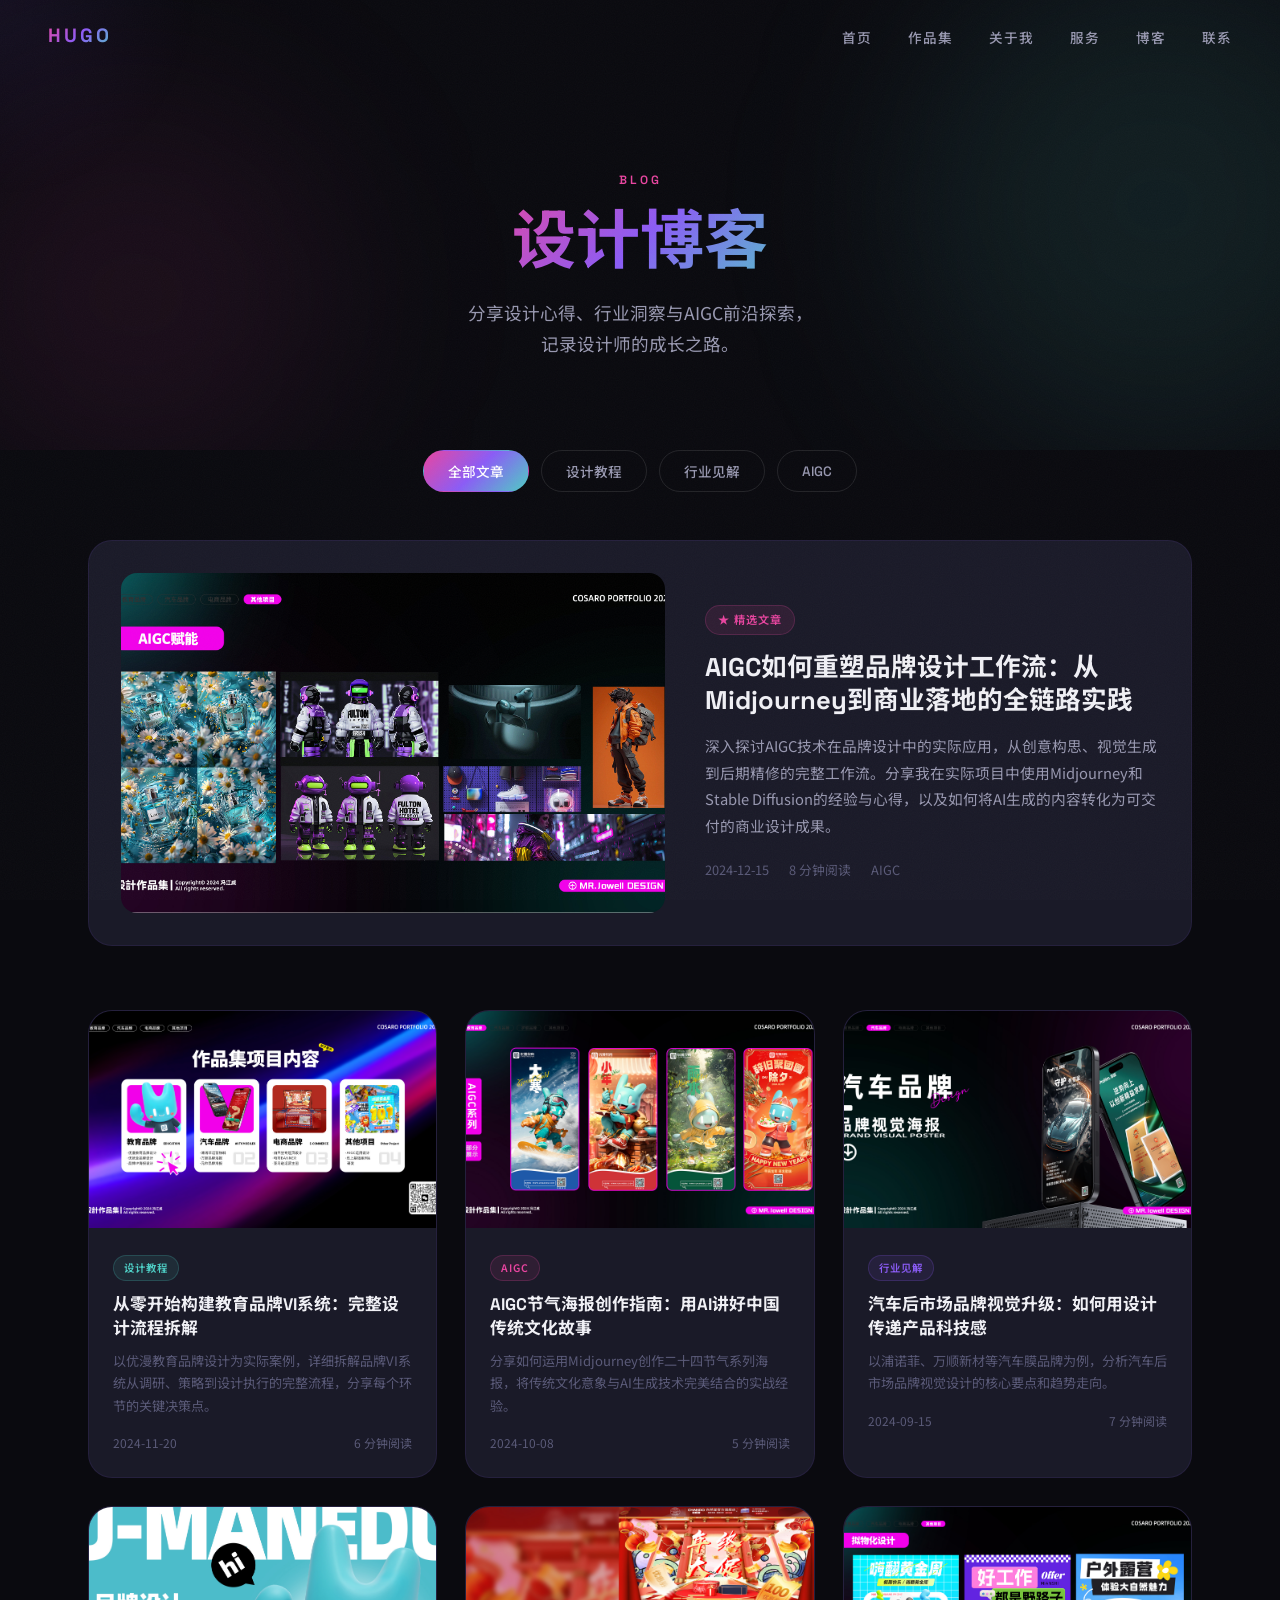
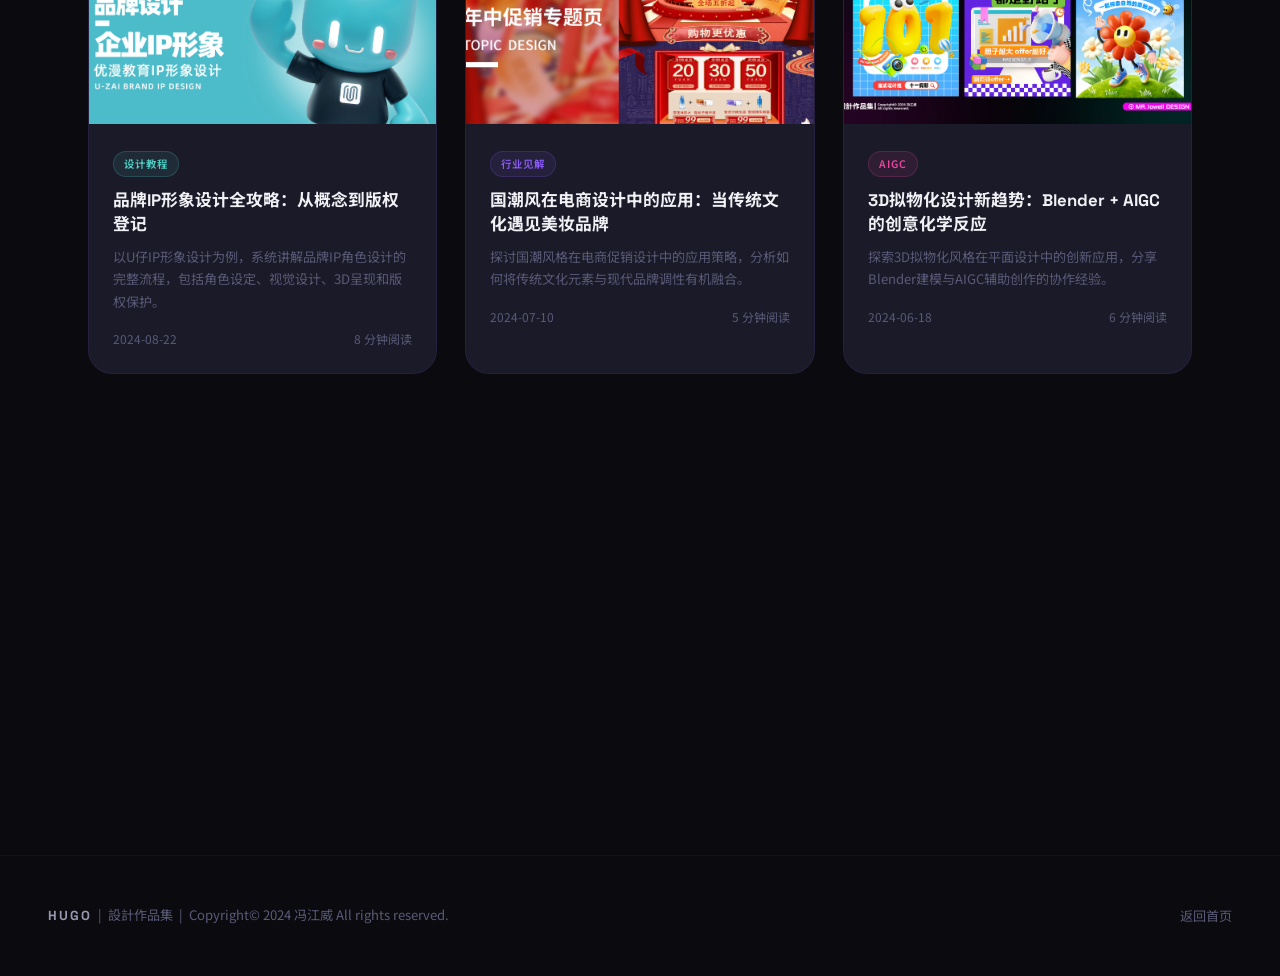
<file: blog.html>
﻿<!DOCTYPE html>
<html lang="zh-CN">
<head>
    <meta charset="UTF-8">
    <meta name="viewport" content="width=device-width, initial-scale=1.0">
    <title>博客 — HUGO | 冯江威品牌设计作品集</title>
    <meta name="description" content="冯江威 (HUGO) 设计博客，分享设计教程、行业见解和AIGC应用心得。">
    <link rel="preconnect" href="https://fonts.loli.net" crossorigin>
    <link href="https://fonts.loli.net/css2?family=Space+Grotesk:wght@300;400;500;600;700&family=Noto+Sans+SC:wght@300;400;500;700;900&family=Playfair+Display:ital,wght@0,400;0,700;1,400&display=swap" rel="stylesheet">
    <link rel="stylesheet" href="assets/css/common.css">
    <style>
        /* ========== Page Hero ========== */
        .page-hero {
            min-height: 50vh;
            display: flex;
            align-items: center;
            justify-content: center;
            position: relative;
            padding: 140px 48px 60px;
            overflow: hidden;
        }

        .page-hero-bg {
            position: absolute;
            top: 0; left: 0;
            width: 100%; height: 100%;
            z-index: 0;
        }

        .page-hero-bg .orb {
            position: absolute;
            border-radius: 50%;
            filter: blur(100px);
            animation: orbFloat 12s ease-in-out infinite;
        }

        .page-hero-bg .orb-1 {
            width: 500px; height: 500px;
            background: rgba(78, 205, 196, 0.1);
            top: -10%; right: -10%;
            animation-delay: 0s;
        }

        .page-hero-bg .orb-2 {
            width: 400px; height: 400px;
            background: rgba(233, 69, 160, 0.08);
            bottom: -10%; left: -5%;
            animation-delay: -4s;
        }

        @keyframes orbFloat {
            0%, 100% { transform: translate(0, 0) scale(1); }
            33% { transform: translate(30px, -40px) scale(1.05); }
            66% { transform: translate(-20px, 20px) scale(0.95); }
        }

        .page-hero-content {
            position: relative;
            z-index: 2;
            text-align: center;
            max-width: 800px;
        }

        .page-hero-label {
            font-family: var(--font-display);
            font-size: 0.75rem;
            font-weight: 600;
            letter-spacing: 3px;
            text-transform: uppercase;
            color: var(--accent-magenta);
            margin-bottom: 16px;
        }

        .page-hero-title {
            font-family: var(--font-display);
            font-size: clamp(2.5rem, 5vw, 4rem);
            font-weight: 700;
            line-height: 1.1;
            margin-bottom: 20px;
            background: var(--gradient-main);
            -webkit-background-clip: text;
            -webkit-text-fill-color: transparent;
            background-clip: text;
        }

        .page-hero-desc {
            font-size: 1.1rem;
            color: var(--text-secondary);
            line-height: 1.8;
        }

        /* ========== Blog Container ========== */
        .blog-container {
            max-width: 1200px;
            margin: 0 auto;
            padding: 0 48px 80px;
        }

        /* ========== Category Filter ========== */
        .blog-filters {
            display: flex;
            gap: 12px;
            flex-wrap: wrap;
            margin-bottom: 48px;
            justify-content: center;
        }

        .blog-filter-btn {
            padding: 10px 24px;
            border-radius: 100px;
            background: transparent;
            border: 1px solid rgba(255,255,255,0.1);
            color: var(--text-secondary);
            font-family: var(--font-display);
            font-size: 0.85rem;
            font-weight: 500;
            cursor: pointer;
            transition: var(--transition);
        }

        .blog-filter-btn:hover,
        .blog-filter-btn.active {
            background: var(--gradient-main);
            border-color: transparent;
            color: #fff;
        }

        /* ========== Featured Article ========== */
        .featured-article {
            display: grid;
            grid-template-columns: 1.2fr 1fr;
            gap: 40px;
            align-items: center;
            margin-bottom: 64px;
            padding: 32px;
            background: var(--bg-card);
            border-radius: var(--radius-lg);
            border: 1px solid rgba(139, 92, 246, 0.1);
            transition: var(--transition);
        }

        .featured-article:hover {
            border-color: rgba(139, 92, 246, 0.3);
            transform: translateY(-4px);
            box-shadow: var(--shadow-glow);
        }

        .featured-image {
            border-radius: var(--radius-md);
            overflow: hidden;
            aspect-ratio: 16/10;
        }

        .featured-image img {
            width: 100%;
            height: 100%;
            object-fit: cover;
            transition: var(--transition);
        }

        .featured-article:hover .featured-image img {
            transform: scale(1.05);
        }

        .featured-content {
            display: flex;
            flex-direction: column;
            justify-content: center;
        }

        .featured-badge {
            display: inline-flex;
            align-items: center;
            gap: 6px;
            padding: 4px 12px;
            border-radius: 100px;
            background: rgba(233, 69, 160, 0.1);
            border: 1px solid rgba(233, 69, 160, 0.2);
            font-size: 0.7rem;
            font-weight: 600;
            letter-spacing: 1px;
            text-transform: uppercase;
            color: var(--accent-magenta);
            margin-bottom: 16px;
            width: fit-content;
        }

        .featured-title {
            font-family: var(--font-display);
            font-size: 1.6rem;
            font-weight: 700;
            line-height: 1.3;
            margin-bottom: 16px;
            transition: var(--transition);
        }

        .featured-article:hover .featured-title {
            color: var(--accent-magenta);
        }

        .featured-excerpt {
            font-size: 0.92rem;
            color: var(--text-secondary);
            line-height: 1.8;
            margin-bottom: 20px;
        }

        .featured-meta {
            display: flex;
            align-items: center;
            gap: 20px;
            font-size: 0.8rem;
            color: var(--text-muted);
        }

        .featured-meta span {
            display: flex;
            align-items: center;
            gap: 6px;
        }

        /* ========== Blog Grid ========== */
        .blog-grid {
            display: grid;
            grid-template-columns: repeat(3, 1fr);
            gap: 28px;
        }

        /* ========== Blog Card ========== */
        .blog-card {
            display: block;
            border-radius: var(--radius-lg);
            overflow: hidden;
            background: var(--bg-card);
            border: 1px solid rgba(139, 92, 246, 0.1);
            transition: var(--transition);
        }

        .blog-card:hover {
            transform: translateY(-6px);
            border-color: rgba(139, 92, 246, 0.3);
            box-shadow: var(--shadow-glow);
        }

        .blog-card .bc-image {
            width: 100%;
            aspect-ratio: 16/10;
            overflow: hidden;
        }

        .blog-card .bc-image img {
            width: 100%;
            height: 100%;
            object-fit: cover;
            transition: var(--transition);
        }

        .blog-card:hover .bc-image img {
            transform: scale(1.05);
        }

        .blog-card .bc-content {
            padding: 24px;
        }

        .blog-card .bc-tag {
            display: inline-block;
            padding: 3px 10px;
            border-radius: 100px;
            font-size: 0.65rem;
            font-weight: 600;
            letter-spacing: 1px;
            text-transform: uppercase;
            margin-bottom: 12px;
        }

        .bc-tag.tag-tutorial {
            background: rgba(78, 205, 196, 0.1);
            color: var(--accent-cyan);
            border: 1px solid rgba(78, 205, 196, 0.2);
        }

        .bc-tag.tag-insight {
            background: rgba(139, 92, 246, 0.1);
            color: var(--accent-purple);
            border: 1px solid rgba(139, 92, 246, 0.2);
        }

        .bc-tag.tag-aigc {
            background: rgba(233, 69, 160, 0.1);
            color: var(--accent-magenta);
            border: 1px solid rgba(233, 69, 160, 0.2);
        }

        .blog-card .bc-title {
            font-family: var(--font-display);
            font-size: 1.05rem;
            font-weight: 700;
            line-height: 1.4;
            margin-bottom: 10px;
            transition: var(--transition);
            display: -webkit-box;
            -webkit-line-clamp: 2;
            -webkit-box-orient: vertical;
            overflow: hidden;
        }

        .blog-card:hover .bc-title {
            color: var(--accent-magenta);
        }

        .blog-card .bc-excerpt {
            font-size: 0.82rem;
            color: var(--text-muted);
            line-height: 1.7;
            margin-bottom: 16px;
            display: -webkit-box;
            -webkit-line-clamp: 3;
            -webkit-box-orient: vertical;
            overflow: hidden;
        }

        .blog-card .bc-meta {
            display: flex;
            justify-content: space-between;
            align-items: center;
            font-size: 0.75rem;
            color: var(--text-muted);
        }

        .bc-meta-date {
            display: flex;
            align-items: center;
            gap: 6px;
        }

        .bc-meta-read {
            display: flex;
            align-items: center;
            gap: 4px;
        }

        /* ========== Subscribe CTA ========== */
        .subscribe-cta {
            max-width: 1200px;
            margin: 0 auto;
            padding: 0 48px 120px;
        }

        .subscribe-inner {
            padding: 60px;
            border-radius: var(--radius-lg);
            background: var(--gradient-card);
            border: 1px solid rgba(139, 92, 246, 0.1);
            text-align: center;
        }

        .subscribe-inner h3 {
            font-family: var(--font-display);
            font-size: 1.5rem;
            font-weight: 700;
            margin-bottom: 12px;
        }

        .subscribe-inner p {
            color: var(--text-secondary);
            margin-bottom: 28px;
            font-size: 1rem;
        }

        .subscribe-form {
            display: flex;
            gap: 12px;
            max-width: 480px;
            margin: 0 auto;
        }

        .subscribe-input {
            flex: 1;
            padding: 14px 20px;
            border-radius: 100px;
            background: var(--bg-primary);
            border: 1px solid rgba(255,255,255,0.1);
            color: var(--text-primary);
            font-family: var(--font-body);
            font-size: 0.9rem;
            outline: none;
            transition: var(--transition);
        }

        .subscribe-input::placeholder {
            color: var(--text-muted);
        }

        .subscribe-input:focus {
            border-color: var(--accent-purple);
        }

        .subscribe-btn {
            padding: 14px 28px;
            border-radius: 100px;
            background: var(--gradient-main);
            color: #fff;
            font-family: var(--font-display);
            font-size: 0.85rem;
            font-weight: 600;
            border: none;
            cursor: pointer;
            transition: var(--transition);
            white-space: nowrap;
        }

        .subscribe-btn:hover {
            transform: translateY(-2px);
            box-shadow: 0 10px 40px rgba(233, 69, 160, 0.3);
        }

        /* ========== Responsive ========== */
        @media (max-width: 1024px) {
            .blog-grid {
                grid-template-columns: repeat(2, 1fr);
            }

            .featured-article {
                grid-template-columns: 1fr;
            }
        }

        @media (max-width: 768px) {
            .page-hero {
                padding: 120px 24px 40px;
            }

            .blog-container {
                padding: 0 24px 60px;
            }

            .subscribe-cta {
                padding: 0 24px 80px;
            }

            .blog-grid {
                grid-template-columns: 1fr;
            }

            .featured-article {
                padding: 20px;
                gap: 24px;
            }

            .subscribe-inner {
                padding: 40px 24px;
            }

            .subscribe-form {
                flex-direction: column;
            }

            .blog-filters {
                gap: 8px;
            }

            .blog-filter-btn {
                padding: 8px 18px;
                font-size: 0.8rem;
            }
        }
    </style>
</head>
<body>

    <!-- Noise Overlay -->
    <div class="noise-overlay"></div>

    <!-- Cursor Glow -->
    <div class="cursor-glow" id="cursorGlow"></div>

    <!-- Mobile Menu -->
    <div class="mobile-menu" id="mobileMenu">
        <button class="mobile-menu-close" id="mobileMenuClose">&times;</button>
        <a href="index.html" onclick="closeMobileMenu()">首页</a>
        <a href="projects.html" onclick="closeMobileMenu()">作品集</a>
        <a href="about.html" onclick="closeMobileMenu()">关于我</a>
        <a href="services.html" onclick="closeMobileMenu()">服务</a>
        <a href="blog.html" onclick="closeMobileMenu()">博客</a>
        <a href="index.html#contact" onclick="closeMobileMenu()">联系</a>
    </div>

    <!-- Navigation -->
    <nav class="nav" id="navbar">
        <a href="index.html" class="nav-logo">HUGO</a>
        <ul class="nav-links">
            <li><a href="index.html">首页</a></li>
            <li><a href="projects.html">作品集</a></li>
            <li><a href="about.html">关于我</a></li>
            <li><a href="services.html">服务</a></li>
            <li><a href="blog.html" class="active">博客</a></li>
            <li><a href="index.html#contact">联系</a></li>
        </ul>
        <div class="nav-menu-btn" id="menuBtn">
            <span></span>
            <span></span>
            <span></span>
        </div>
    </nav>

    <!-- Page Hero -->
    <section class="page-hero">
        <div class="page-hero-bg">
            <div class="orb orb-1"></div>
            <div class="orb orb-2"></div>
        </div>
        <div class="page-hero-content reveal">
            <div class="page-hero-label">Blog</div>
            <h1 class="page-hero-title">设计博客</h1>
            <p class="page-hero-desc">
                分享设计心得、行业洞察与AIGC前沿探索，<br>记录设计师的成长之路。
            </p>
        </div>
    </section>

    <!-- Blog Content -->
    <div class="blog-container">

        <!-- Category Filters -->
        <div class="blog-filters reveal">
            <button class="blog-filter-btn active" data-filter="all">全部文章</button>
            <button class="blog-filter-btn" data-filter="tutorial">设计教程</button>
            <button class="blog-filter-btn" data-filter="insight">行业见解</button>
            <button class="blog-filter-btn" data-filter="aigc">AIGC</button>
        </div>

        <!-- Featured Article -->
        <div class="featured-article reveal" data-category="aigc">
            <div class="featured-image">
                <img src="assets/other/64.jpg" alt="AIGC赋能设计" loading="lazy">
            </div>
            <div class="featured-content">
                <div class="featured-badge">&#9733; 精选文章</div>
                <h2 class="featured-title">AIGC如何重塑品牌设计工作流：从Midjourney到商业落地的全链路实践</h2>
                <p class="featured-excerpt">
                    深入探讨AIGC技术在品牌设计中的实际应用，从创意构思、视觉生成到后期精修的完整工作流。分享我在实际项目中使用Midjourney和Stable Diffusion的经验与心得，以及如何将AI生成的内容转化为可交付的商业设计成果。
                </p>
                <div class="featured-meta">
                    <span>2024-12-15</span>
                    <span>8 分钟阅读</span>
                    <span>AIGC</span>
                </div>
            </div>
        </div>

        <!-- Blog Grid -->
        <div class="blog-grid" id="blogGrid">

            <!-- Article 1 -->
            <article class="blog-card reveal" data-category="tutorial">
                <div class="bc-image">
                    <img src="assets/edu/03.jpg" alt="品牌LOGO设计" loading="lazy">
                </div>
                <div class="bc-content">
                    <span class="bc-tag tag-tutorial">设计教程</span>
                    <h3 class="bc-title">从零开始构建教育品牌VI系统：完整设计流程拆解</h3>
                    <p class="bc-excerpt">以优漫教育品牌设计为实际案例，详细拆解品牌VI系统从调研、策略到设计执行的完整流程，分享每个环节的关键决策点。</p>
                    <div class="bc-meta">
                        <span class="bc-meta-date">2024-11-20</span>
                        <span class="bc-meta-read">6 分钟阅读</span>
                    </div>
                </div>
            </article>

            <!-- Article 2 -->
            <article class="blog-card reveal" data-category="aigc">
                <div class="bc-image">
                    <img src="assets/edu/30.jpg" alt="AIGC节气海报" loading="lazy">
                </div>
                <div class="bc-content">
                    <span class="bc-tag tag-aigc">AIGC</span>
                    <h3 class="bc-title">AIGC节气海报创作指南：用AI讲好中国传统文化故事</h3>
                    <p class="bc-excerpt">分享如何运用Midjourney创作二十四节气系列海报，将传统文化意象与AI生成技术完美结合的实战经验。</p>
                    <div class="bc-meta">
                        <span class="bc-meta-date">2024-10-08</span>
                        <span class="bc-meta-read">5 分钟阅读</span>
                    </div>
                </div>
            </article>

            <!-- Article 3 -->
            <article class="blog-card reveal" data-category="insight">
                <div class="bc-image">
                    <img src="assets/auto/40.jpg" alt="汽车品牌设计" loading="lazy">
                </div>
                <div class="bc-content">
                    <span class="bc-tag tag-insight">行业见解</span>
                    <h3 class="bc-title">汽车后市场品牌视觉升级：如何用设计传递产品科技感</h3>
                    <p class="bc-excerpt">以浦诺菲、万顺新材等汽车膜品牌为例，分析汽车后市场品牌视觉设计的核心要点和趋势走向。</p>
                    <div class="bc-meta">
                        <span class="bc-meta-date">2024-09-15</span>
                        <span class="bc-meta-read">7 分钟阅读</span>
                    </div>
                </div>
            </article>

            <!-- Article 4 -->
            <article class="blog-card reveal" data-category="tutorial">
                <div class="bc-image">
                    <img src="assets/edu/07.jpg" alt="IP形象设计" loading="lazy">
                </div>
                <div class="bc-content">
                    <span class="bc-tag tag-tutorial">设计教程</span>
                    <h3 class="bc-title">品牌IP形象设计全攻略：从概念到版权登记</h3>
                    <p class="bc-excerpt">以U仔IP形象设计为例，系统讲解品牌IP角色设计的完整流程，包括角色设定、视觉设计、3D呈现和版权保护。</p>
                    <div class="bc-meta">
                        <span class="bc-meta-date">2024-08-22</span>
                        <span class="bc-meta-read">8 分钟阅读</span>
                    </div>
                </div>
            </article>

            <!-- Article 5 -->
            <article class="blog-card reveal" data-category="insight">
                <div class="bc-image">
                    <img src="assets/ecom/54.jpg" alt="电商设计" loading="lazy">
                </div>
                <div class="bc-content">
                    <span class="bc-tag tag-insight">行业见解</span>
                    <h3 class="bc-title">国潮风在电商设计中的应用：当传统文化遇见美妆品牌</h3>
                    <p class="bc-excerpt">探讨国潮风格在电商促销设计中的应用策略，分析如何将传统文化元素与现代品牌调性有机融合。</p>
                    <div class="bc-meta">
                        <span class="bc-meta-date">2024-07-10</span>
                        <span class="bc-meta-read">5 分钟阅读</span>
                    </div>
                </div>
            </article>

            <!-- Article 6 -->
            <article class="blog-card reveal" data-category="aigc">
                <div class="bc-image">
                    <img src="assets/other/65.jpg" alt="3D设计" loading="lazy">
                </div>
                <div class="bc-content">
                    <span class="bc-tag tag-aigc">AIGC</span>
                    <h3 class="bc-title">3D拟物化设计新趋势：Blender + AIGC的创意化学反应</h3>
                    <p class="bc-excerpt">探索3D拟物化风格在平面设计中的创新应用，分享Blender建模与AIGC辅助创作的协作经验。</p>
                    <div class="bc-meta">
                        <span class="bc-meta-date">2024-06-18</span>
                        <span class="bc-meta-read">6 分钟阅读</span>
                    </div>
                </div>
            </article>

        </div>
    </div>

    <!-- Subscribe CTA -->
    <div class="subscribe-cta">
        <div class="subscribe-inner reveal">
            <h3>订阅设计资讯</h3>
            <p>第一时间获取最新设计文章、行业洞察和AIGC应用心得。</p>
            <div class="subscribe-form">
                <input type="email" class="subscribe-input" placeholder="输入您的邮箱地址" id="subscribeEmail">
                <button class="subscribe-btn" onclick="handleSubscribe()">订阅</button>
            </div>
            <div id="subscribeMsg" style="margin-top: 12px; font-size: 0.85rem; color: var(--accent-cyan); display: none;"></div>
        </div>
    </div>

    <!-- Footer -->
    <footer class="footer">
        <div class="footer-left">
            <span class="brand">HUGO</span> &nbsp;|&nbsp; 設計作品集 &nbsp;|&nbsp; Copyright&copy; 2024 冯江威 All rights reserved.
        </div>
        <div class="footer-right">
            <a href="index.html">返回首页</a>
        </div>
    </footer>

    <script src="assets/js/common.js"></script>
    <script>
        // ========== Blog Filter ==========
        const filterBtns = document.querySelectorAll('.blog-filter-btn');
        const blogCards = document.querySelectorAll('.blog-card');
        const featuredArticle = document.querySelector('.featured-article');

        filterBtns.forEach(btn => {
            btn.addEventListener('click', () => {
                filterBtns.forEach(b => b.classList.remove('active'));
                btn.classList.add('active');

                const filter = btn.dataset.filter;

                // Filter blog cards
                blogCards.forEach(card => {
                    if (filter === 'all' || card.dataset.category === filter) {
                        card.style.display = '';
                        card.style.opacity = '0';
                        card.style.transform = 'translateY(20px)';
                        setTimeout(() => {
                            card.style.opacity = '1';
                            card.style.transform = 'translateY(0)';
                        }, 50);
                    } else {
                        card.style.opacity = '0';
                        card.style.transform = 'translateY(20px)';
                        setTimeout(() => {
                            card.style.display = 'none';
                        }, 400);
                    }
                });

                // Show/hide featured article
                if (featuredArticle) {
                    if (filter === 'all' || featuredArticle.dataset.category === filter) {
                        featuredArticle.style.display = '';
                        featuredArticle.style.opacity = '0';
                        setTimeout(() => {
                            featuredArticle.style.opacity = '1';
                        }, 50);
                    } else {
                        featuredArticle.style.opacity = '0';
                        setTimeout(() => {
                            featuredArticle.style.display = 'none';
                        }, 400);
                    }
                }
            });
        });

        // ========== Subscribe Handler ==========
        function handleSubscribe() {
            const email = document.getElementById('subscribeEmail').value.trim();
            const msgEl = document.getElementById('subscribeMsg');

            if (!email) {
                msgEl.style.display = 'block';
                msgEl.style.color = 'var(--accent-magenta)';
                msgEl.textContent = '请输入邮箱地址';
                return;
            }

            if (!/^[^\s@]+@[^\s@]+\.[^\s@]+$/.test(email)) {
                msgEl.style.display = 'block';
                msgEl.style.color = 'var(--accent-magenta)';
                msgEl.textContent = '请输入有效的邮箱地址';
                return;
            }

            msgEl.style.display = 'block';
            msgEl.style.color = 'var(--accent-cyan)';
            msgEl.textContent = '订阅成功！感谢您的关注。';
            document.getElementById('subscribeEmail').value = '';
        }
    </script>
</body>
</html>
</file>
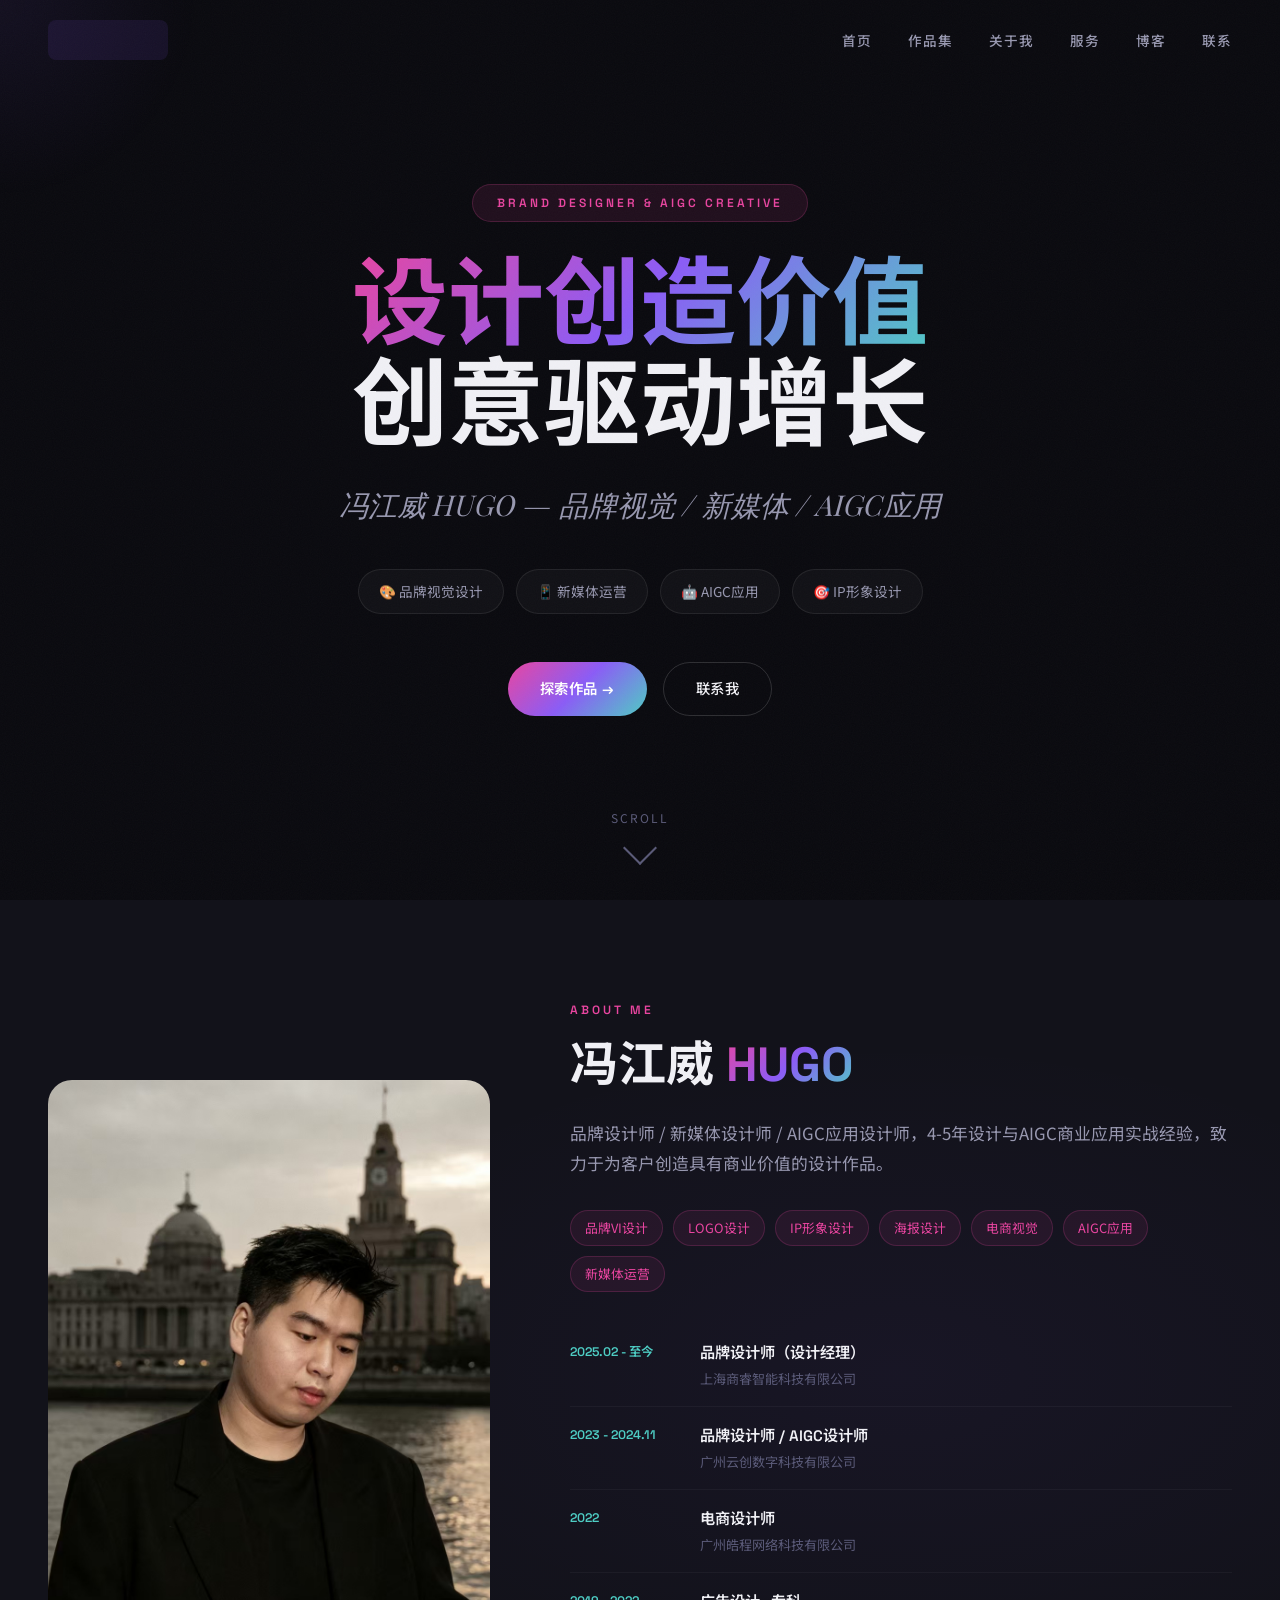
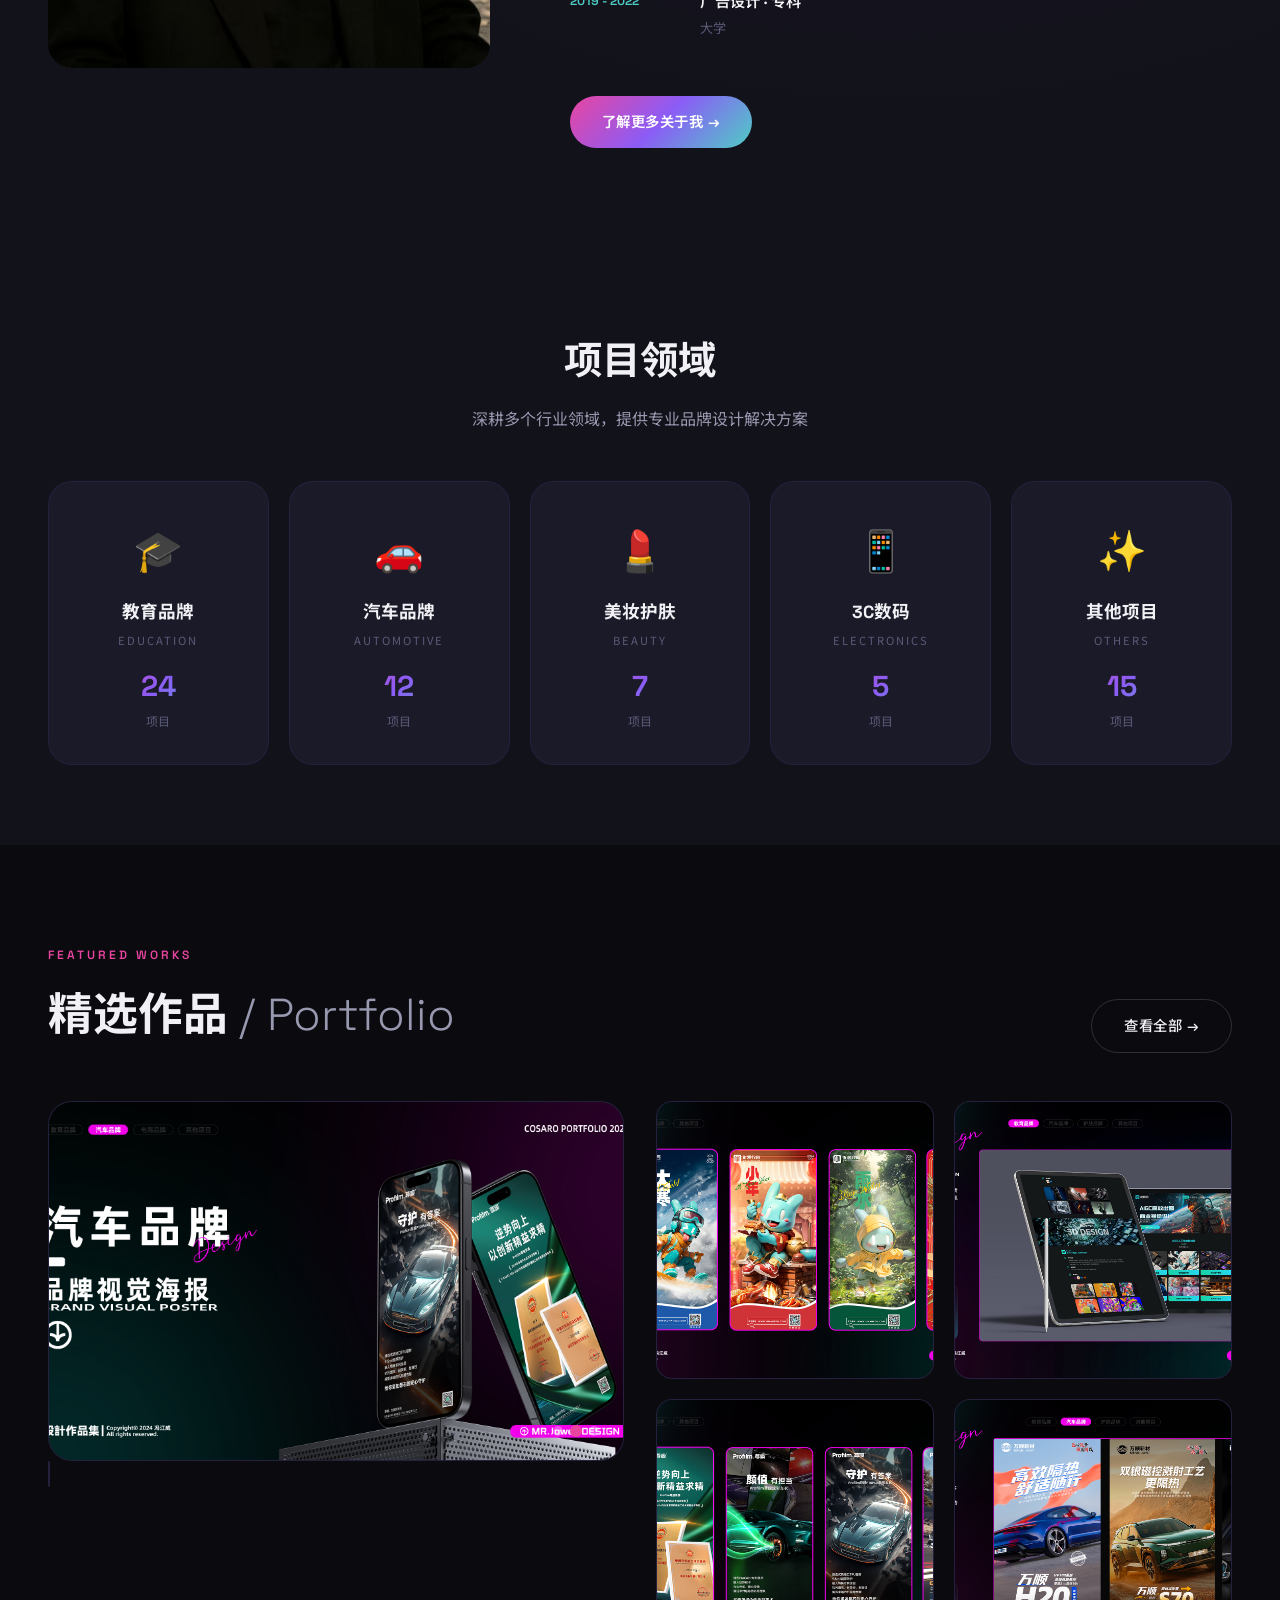
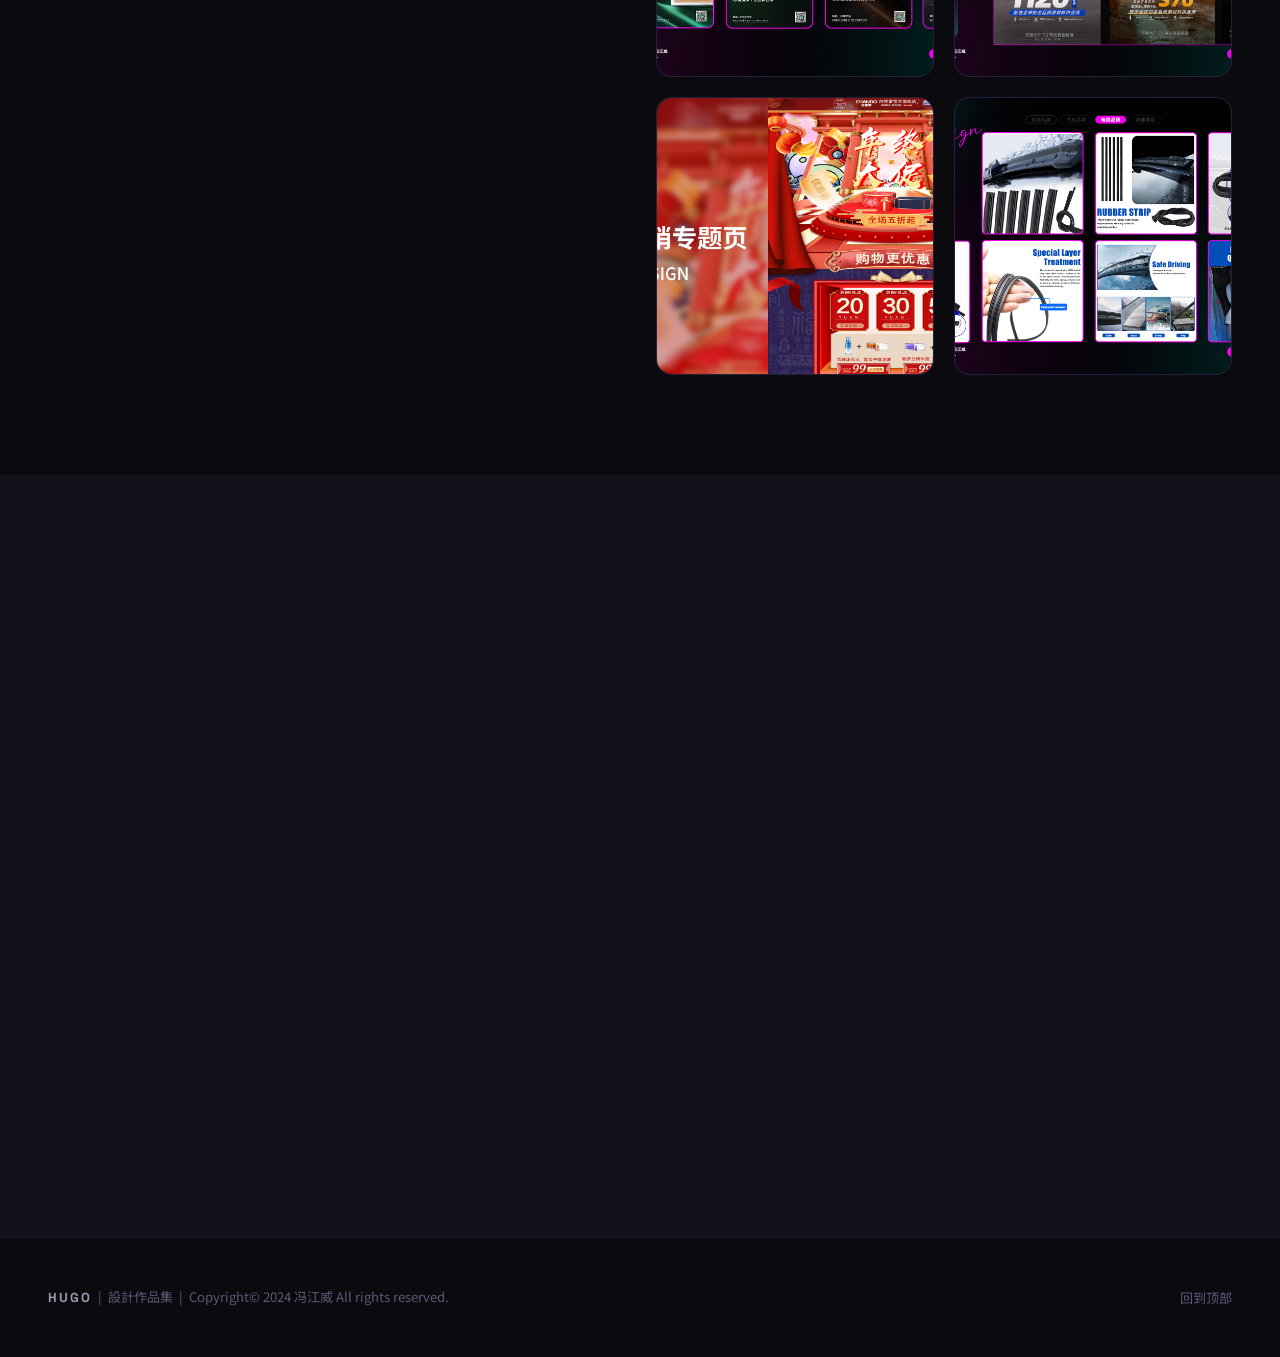
<file: index_backup_orb.html>
﻿<!DOCTYPE html>
<html lang="zh-CN">
<head>
    <meta charset="UTF-8">
    <meta name="viewport" content="width=device-width, initial-scale=1.0">
    <title>HUGO — 冯江威 | 品牌设计作品集</title>
    <meta name="description" content="冯江威 (HUGO) — 品牌设计师 / 新媒体设计师 / AIGC应用设计师，4-5年设计与AIGC商业应用实战经验">
    <link rel="preconnect" href="https://fonts.loli.net" crossorigin>
    <link href="https://fonts.loli.net/css2?family=Space+Grotesk:wght@300;400;500;600;700&family=Noto+Sans+SC:wght@300;400;500;700;900&family=Playfair+Display:ital,wght@0,400;0,700;1,400&display=swap" rel="stylesheet">
    <link rel="stylesheet" href="assets/css/common.css">
    <style>
        /* ========== Hero Cover ========== */
        .hero-cover {
            min-height: 100vh;
            display: flex;
            align-items: center;
            justify-content: center;
            position: relative;
            overflow: hidden;
            background: var(--bg-primary);
        }

        /* Grid Background */
        .hero-grid-bg {
            position: absolute;
            top: 0; left: 0;
            width: 100%; height: 100%;
            z-index: 0;
            display: grid;
            grid-template-columns: repeat(var(--grid-cols, 12), 1fr);
            grid-template-rows: repeat(var(--grid-rows, 8), 1fr);
            gap: 1px;
            opacity: 0.12;
        }

        .hero-grid-cell {
            background: rgba(255,255,255,0.06);
            border-radius: 2px;
            transition: background 0.25s ease, opacity 0.25s ease, transform 0.25s ease;
        }

        .hero-grid-cell.lit {
            opacity: 1;
            transform: scale(1.05);
        }

        .hero-grid-cell.lit.color-magenta { background: var(--accent-magenta); box-shadow: 0 0 15px rgba(233,69,160,0.4); }
        .hero-grid-cell.lit.color-purple { background: var(--accent-purple); box-shadow: 0 0 15px rgba(139,92,246,0.4); }
        .hero-grid-cell.lit.color-cyan { background: var(--accent-cyan); box-shadow: 0 0 15px rgba(78,205,196,0.4); }

        .hero-cover-content {
            position: relative;
            z-index: 2;
            text-align: center;
            max-width: 900px;
            padding: 0 24px;
        }

        .hero-cover-label {
            display: inline-block;
            padding: 8px 24px;
            border-radius: 100px;
            background: rgba(233,69,160,0.1);
            border: 1px solid rgba(233,69,160,0.2);
            font-family: var(--font-display);
            font-size: 0.75rem;
            font-weight: 600;
            letter-spacing: 3px;
            text-transform: uppercase;
            color: var(--accent-magenta);
            margin-bottom: 32px;
            animation: fadeInUp 0.8s ease-out;
        }

        .hero-cover-title {
            font-family: var(--font-display);
            font-size: clamp(3rem, 8vw, 6rem);
            font-weight: 700;
            line-height: 1.05;
            margin-bottom: 24px;
            animation: fadeInUp 0.8s ease-out 0.1s both;
        }

        .hero-cover-title .line-1 {
            display: block;
            background: var(--gradient-main);
            -webkit-background-clip: text;
            -webkit-text-fill-color: transparent;
            background-clip: text;
        }

        .hero-cover-title .line-2 {
            display: block;
            color: var(--text-primary);
        }

        .hero-cover-subtitle {
            font-family: var(--font-serif);
            font-size: clamp(1.2rem, 2.5vw, 1.8rem);
            font-style: italic;
            color: var(--text-secondary);
            margin-bottom: 40px;
            animation: fadeInUp 0.8s ease-out 0.2s both;
        }

        .hero-cover-tags {
            display: flex;
            justify-content: center;
            flex-wrap: wrap;
            gap: 12px;
            margin-bottom: 48px;
            animation: fadeInUp 0.8s ease-out 0.3s both;
        }

        .hero-cover-tag {
            padding: 10px 20px;
            border-radius: 100px;
            background: rgba(255,255,255,0.03);
            border: 1px solid rgba(255,255,255,0.08);
            font-size: 0.85rem;
            color: var(--text-secondary);
            transition: var(--transition);
        }

        .hero-cover-tag:hover {
            background: rgba(139,92,246,0.1);
            border-color: rgba(139,92,246,0.3);
            color: var(--text-primary);
            transform: translateY(-2px);
        }

        .hero-cover-cta {
            display: flex;
            justify-content: center;
            gap: 16px;
            animation: fadeInUp 0.8s ease-out 0.4s both;
        }

        .hero-scroll-hint {
            position: absolute;
            bottom: 40px;
            left: 50%;
            transform: translateX(-50%);
            display: flex;
            flex-direction: column;
            align-items: center;
            gap: 8px;
            color: var(--text-muted);
            font-size: 0.75rem;
            letter-spacing: 2px;
            animation: bounce 2s ease-in-out infinite;
        }

        .hero-scroll-hint .arrow {
            width: 24px;
            height: 24px;
            border-right: 2px solid var(--text-muted);
            border-bottom: 2px solid var(--text-muted);
            transform: rotate(45deg);
        }

        @keyframes bounce {
            0%, 100% { transform: translateX(-50%) translateY(0); }
            50% { transform: translateX(-50%) translateY(10px); }
        }

        @keyframes fadeInUp {
            from { opacity: 0; transform: translateY(30px); }
            to { opacity: 1; transform: translateY(0); }
        }

        /* ========== Category Summary Bar ========== */
        .category-summary {
            padding: 80px 48px;
            background: var(--bg-secondary);
            position: relative;
        }

        .category-summary-inner {
            max-width: 1200px;
            margin: 0 auto;
        }

        .category-summary-header {
            text-align: center;
            margin-bottom: 48px;
        }

        .category-summary-title {
            font-family: var(--font-display);
            font-size: clamp(1.8rem, 3vw, 2.5rem);
            font-weight: 700;
            margin-bottom: 12px;
        }

        .category-summary-desc {
            color: var(--text-secondary);
            font-size: 1rem;
        }

        .category-grid {
            display: grid;
            grid-template-columns: repeat(5, 1fr);
            gap: 20px;
        }

        .category-card {
            position: relative;
            padding: 32px 24px;
            border-radius: var(--radius-lg);
            background: var(--bg-card);
            border: 1px solid rgba(139,92,246,0.1);
            text-align: center;
            transition: var(--transition);
            cursor: pointer;
            overflow: hidden;
        }

        .category-card::before {
            content: '';
            position: absolute;
            top: 0; left: 0;
            width: 100%; height: 3px;
            background: var(--gradient-main);
            transform: scaleX(0);
            transition: var(--transition);
        }

        .category-card:hover::before {
            transform: scaleX(1);
        }

        .category-card:hover {
            transform: translateY(-6px);
            border-color: rgba(139,92,246,0.3);
            box-shadow: 0 20px 60px rgba(0,0,0,0.3);
        }

        .category-card .icon {
            font-size: 2.5rem;
            margin-bottom: 16px;
            display: block;
        }

        .category-card .name {
            font-family: var(--font-display);
            font-size: 1.1rem;
            font-weight: 700;
            margin-bottom: 4px;
        }

        .category-card .name-en {
            font-size: 0.7rem;
            color: var(--text-muted);
            letter-spacing: 2px;
            text-transform: uppercase;
            margin-bottom: 12px;
        }

        .category-card .count {
            font-family: var(--font-display);
            font-size: 1.8rem;
            font-weight: 700;
            background: var(--gradient-main);
            -webkit-background-clip: text;
            -webkit-text-fill-color: transparent;
            background-clip: text;
        }

        .category-card .count-label {
            font-size: 0.75rem;
            color: var(--text-muted);
        }

        /* ========== Featured Works Section ========== */
        .featured-works {
            padding: 100px 48px;
            position: relative;
        }

        .featured-works-header {
            max-width: 1400px;
            margin: 0 auto 48px;
            display: flex;
            justify-content: space-between;
            align-items: flex-end;
        }

        .featured-works-title {
            font-family: var(--font-display);
            font-size: clamp(2rem, 3.5vw, 3rem);
            font-weight: 700;
        }

        .featured-works-title .thin {
            font-weight: 300;
            color: var(--text-secondary);
        }

        /* ========== Split Layout ========== */
        .split-layout {
            max-width: 1400px;
            margin: 0 auto;
            display: grid;
            grid-template-columns: 1fr 1fr;
            gap: 32px;
            align-items: start;
        }

        /* ========== Left: Big Projects ========== */
        .big-projects {
            position: relative;
        }

        .big-project-card {
            position: relative;
            border-radius: var(--radius-lg);
            overflow: hidden;
            background: var(--bg-card);
            border: 1px solid rgba(139,92,246,0.1);
            aspect-ratio: 4/3;
            margin-bottom: 24px;
            transition: all 0.3s ease;
            cursor: pointer;
        }

        .big-project-card:last-child {
            margin-bottom: 0;
        }

        .big-project-card:hover {
            transform: translateY(-6px);
            border-color: rgba(139,92,246,0.25);
            box-shadow: 0 20px 40px rgba(0,0,0,0.35);
        }

        .big-project-card .card-subtitle {
            position: absolute;
            bottom: 0;
            left: 0;
            right: 0;
            padding: 16px 20px;
            background: linear-gradient(to top, rgba(10,10,15,0.95) 0%, rgba(10,10,15,0.7) 60%, transparent 100%);
            font-size: 0.8rem;
            color: var(--text-secondary);
            letter-spacing: 0.5px;
            opacity: 0;
            transform: translateY(10px);
            transition: all 0.3s ease;
        }

        .big-project-card:hover .card-subtitle {
            opacity: 1;
            transform: translateY(0);
        }

        .big-project-card .card-bg {
            position: absolute;
            top: 0; left: 0;
            width: 100%; height: 100%;
            display: flex;
            align-items: center;
            justify-content: center;
            overflow: hidden;
        }

        .big-project-card .card-bg img {
            width: 100%;
            height: 100%;
            object-fit: cover;
            transition: transform 0.6s ease;
        }

        .big-project-card:hover .card-bg img {
            transform: scale(1.1);
        }

        .big-project-card .card-overlay {
            position: absolute;
            bottom: 0; left: 0;
            width: 100%;
            padding: 40px 32px 32px;
            background: linear-gradient(to top, rgba(10,10,15,0.95) 0%, rgba(10,10,15,0.7) 50%, transparent 100%);
        }

        .big-project-card .card-category {
            display: inline-block;
            padding: 6px 14px;
            border-radius: 100px;
            background: rgba(233,69,160,0.2);
            font-family: var(--font-display);
            font-size: 0.7rem;
            font-weight: 600;
            letter-spacing: 1px;
            color: var(--accent-magenta);
            margin-bottom: 12px;
        }

        .big-project-card .card-title {
            font-family: var(--font-display);
            font-size: 1.6rem;
            font-weight: 700;
            margin-bottom: 8px;
        }

        .big-project-card .card-desc {
            font-size: 0.9rem;
            color: var(--text-secondary);
            line-height: 1.6;
        }

        .big-project-card .card-arrow {
            position: absolute;
            top: 24px;
            right: 24px;
            width: 48px;
            height: 48px;
            border-radius: 50%;
            background: rgba(255,255,255,0.1);
            backdrop-filter: blur(10px);
            display: flex;
            align-items: center;
            justify-content: center;
            font-size: 1.2rem;
            color: #fff;
            opacity: 0;
            transform: scale(0.8);
            transition: var(--transition);
        }

        .big-project-card:hover .card-arrow {
            opacity: 1;
            transform: scale(1);
        }

        /* ========== Right: Small Projects Grid ========== */
        .small-projects-grid {
            display: grid;
            grid-template-columns: repeat(2, 1fr);
            gap: 20px;
        }

        .small-project-card {
            position: relative;
            border-radius: var(--radius-md);
            overflow: hidden;
            background: var(--bg-card);
            border: 1px solid rgba(139,92,246,0.1);
            aspect-ratio: 1/1;
            transition: all 0.3s ease;
            cursor: pointer;
        }

        .small-project-card:hover {
            transform: translateY(-6px);
            border-color: rgba(139,92,246,0.25);
            box-shadow: 0 15px 40px rgba(0,0,0,0.3);
        }

        .small-project-card .card-subtitle {
            position: absolute;
            bottom: 0;
            left: 0;
            right: 0;
            padding: 14px 16px;
            background: linear-gradient(to top, rgba(10,10,15,0.95) 0%, rgba(10,10,15,0.7) 60%, transparent 100%);
            font-size: 0.75rem;
            color: var(--text-secondary);
            letter-spacing: 0.3px;
            opacity: 0;
            transform: translateY(8px);
            transition: all 0.3s ease;
        }

        .small-project-card:hover .card-subtitle {
            opacity: 1;
            transform: translateY(0);
        }

        .small-project-card .card-bg {
            position: absolute;
            top: 0; left: 0;
            width: 100%; height: 100%;
            overflow: hidden;
        }

        .small-project-card .card-bg img {
            width: 100%;
            height: 100%;
            object-fit: cover;
            transition: transform 0.5s ease;
        }

        .small-project-card:hover .card-bg img {
            transform: scale(1.08);
        }

        .small-project-card .card-overlay {
            position: absolute;
            bottom: 0; left: 0;
            width: 100%;
            padding: 20px;
            background: linear-gradient(to top, rgba(10,10,15,0.9) 0%, transparent 100%);
            opacity: 0;
            transform: translateY(10px);
            transition: var(--transition);
        }

        .small-project-card:hover .card-overlay {
            opacity: 1;
            transform: translateY(0);
        }

        .small-project-card .card-title {
            font-family: var(--font-display);
            font-size: 0.95rem;
            font-weight: 700;
            margin-bottom: 4px;
        }

        .small-project-card .card-category {
            font-size: 0.7rem;
            color: var(--accent-cyan);
            letter-spacing: 1px;
        }

        /* ========== Animated Project Showcase ========== */
        .project-showcase {
            position: relative;
            border-radius: var(--radius-lg);
            overflow: hidden;
            background: var(--bg-card);
            border: 1px solid rgba(139,92,246,0.1);
            aspect-ratio: 16/10;
        }

        .project-showcase .slides-container {
            position: relative;
            width: 100%;
            height: 100%;
        }

        .project-showcase .slide {
            position: absolute;
            top: 0; left: 0;
            width: 100%; height: 100%;
            opacity: 0;
            transition: opacity 0.8s ease;
        }

        .project-showcase .slide.active {
            opacity: 1;
        }

        .project-showcase .slide img {
            width: 100%;
            height: 100%;
            object-fit: cover;
        }

        .project-showcase .slide-overlay {
            position: absolute;
            bottom: 0; left: 0;
            width: 100%;
            padding: 32px;
            background: linear-gradient(to top, rgba(10,10,15,0.95) 0%, transparent 100%);
        }

        .project-showcase .slide-category {
            display: inline-block;
            padding: 6px 14px;
            border-radius: 100px;
            background: rgba(233,69,160,0.2);
            font-size: 0.7rem;
            font-weight: 600;
            letter-spacing: 1px;
            color: var(--accent-magenta);
            margin-bottom: 12px;
        }

        .project-showcase .slide-title {
            font-family: var(--font-display);
            font-size: 1.4rem;
            font-weight: 700;
            margin-bottom: 6px;
        }

        .project-showcase .slide-desc {
            font-size: 0.85rem;
            color: var(--text-secondary);
        }

        .project-showcase .slide-nav {
            position: absolute;
            bottom: 24px;
            right: 24px;
            display: flex;
            gap: 8px;
        }

        .project-showcase .nav-dot {
            width: 10px;
            height: 10px;
            border-radius: 50%;
            background: rgba(255,255,255,0.3);
            cursor: pointer;
            transition: var(--transition);
        }

        .project-showcase .nav-dot.active {
            background: var(--accent-magenta);
            transform: scale(1.2);
        }

        .project-showcase .nav-arrow {
            position: absolute;
            top: 50%;
            transform: translateY(-50%);
            width: 44px;
            height: 44px;
            border-radius: 50%;
            background: rgba(255,255,255,0.1);
            backdrop-filter: blur(10px);
            display: flex;
            align-items: center;
            justify-content: center;
            font-size: 1rem;
            color: #fff;
            cursor: pointer;
            opacity: 0;
            transition: var(--transition);
        }

        .project-showcase:hover .nav-arrow {
            opacity: 1;
        }

        .project-showcase .nav-arrow.prev { left: 16px; }
        .project-showcase .nav-arrow.next { right: 16px; }

        .project-showcase .nav-arrow:hover {
            background: rgba(255,255,255,0.2);
        }

        /* ========== Contact Simple ========== */
        .contact-simple {
            max-width: 600px;
            margin: 0 auto;
            text-align: center;
            padding: 60px 24px;
        }

        .contact-simple-label {
            font-family: var(--font-display);
            font-size: 0.75rem;
            font-weight: 600;
            letter-spacing: 3px;
            text-transform: uppercase;
            color: var(--accent-magenta);
            margin-bottom: 16px;
        }

        .contact-simple-title {
            font-family: var(--font-display);
            font-size: clamp(2rem, 4vw, 3rem);
            font-weight: 700;
            margin-bottom: 16px;
            background: var(--gradient-main);
            -webkit-background-clip: text;
            -webkit-text-fill-color: transparent;
            background-clip: text;
        }

        .contact-simple-desc {
            font-size: 1.1rem;
            color: var(--text-secondary);
            margin-bottom: 48px;
        }

        .contact-simple-info {
            display: flex;
            flex-wrap: wrap;
            justify-content: center;
            gap: 24px 40px;
            margin-bottom: 48px;
        }

        .contact-simple-info .info-item {
            display: flex;
            align-items: center;
            gap: 10px;
        }

        .contact-simple-info .info-icon {
            font-size: 1.2rem;
        }

        .contact-simple-info .info-text {
            font-size: 0.95rem;
            color: var(--text-secondary);
        }

        /* ========== About Section ========== */
        .about-section {
            padding: 100px 48px;
            background: var(--bg-secondary);
            position: relative;
            overflow: hidden;
        }

        .about-section::before {
            content: '';
            position: absolute;
            top: 0; left: 0;
            width: 100%; height: 100%;
            background: radial-gradient(ellipse at 70% 50%, rgba(139,92,246,0.05) 0%, transparent 50%);
            pointer-events: none;
        }

        .about-inner {
            max-width: 1200px;
            margin: 0 auto;
            display: grid;
            grid-template-columns: 1fr 1.5fr;
            gap: 80px;
            align-items: center;
        }

        .about-image {
            position: relative;
        }

        .about-image-frame {
            position: relative;
            border-radius: var(--radius-lg);
            overflow: hidden;
            aspect-ratio: 3/4;
        }

        .about-image-frame img {
            width: 100%;
            height: 100%;
            object-fit: cover;
        }

        .about-image-frame::after {
            content: '';
            position: absolute;
            top: 20px; left: 20px;
            right: -20px; bottom: -20px;
            border: 2px solid rgba(233,69,160,0.3);
            border-radius: var(--radius-lg);
            z-index: -1;
        }

        .about-content {
            position: relative;
        }

        .about-label {
            font-family: var(--font-display);
            font-size: 0.75rem;
            font-weight: 600;
            letter-spacing: 3px;
            text-transform: uppercase;
            color: var(--accent-magenta);
            margin-bottom: 16px;
        }

        .about-title {
            font-family: var(--font-display);
            font-size: clamp(2rem, 4vw, 3rem);
            font-weight: 700;
            margin-bottom: 24px;
            line-height: 1.2;
        }

        .about-title .highlight {
            background: var(--gradient-main);
            -webkit-background-clip: text;
            -webkit-text-fill-color: transparent;
            background-clip: text;
        }

        .about-desc {
            font-size: 1.05rem;
            color: var(--text-secondary);
            line-height: 1.8;
            margin-bottom: 32px;
        }

        .about-tags {
            display: flex;
            flex-wrap: wrap;
            gap: 10px;
            margin-bottom: 32px;
        }

        .about-tag {
            padding: 6px 14px;
            border-radius: 100px;
            background: rgba(233,69,160,0.08);
            border: 1px solid rgba(233,69,160,0.2);
            font-size: 0.8rem;
            color: var(--accent-magenta);
            transition: var(--transition);
        }

        .about-tag:hover {
            background: rgba(233,69,160,0.15);
            border-color: rgba(233,69,160,0.4);
            transform: translateY(-2px);
        }

        .about-experience {
            margin-bottom: 36px;
        }

        .exp-item {
            display: flex;
            gap: 20px;
            padding: 16px 0;
            border-bottom: 1px solid rgba(255,255,255,0.04);
        }

        .exp-item:last-child {
            border-bottom: none;
        }

        .exp-period {
            flex-shrink: 0;
            width: 110px;
            font-family: var(--font-display);
            font-size: 0.78rem;
            font-weight: 600;
            color: var(--accent-cyan);
            padding-top: 2px;
        }

        .exp-role {
            font-family: var(--font-display);
            font-size: 0.95rem;
            font-weight: 600;
            margin-bottom: 2px;
        }

        .exp-company {
            font-size: 0.82rem;
            color: var(--text-muted);
        }

        .about-cta {
            margin-top: 40px;
        }

        @media (max-width: 1024px) {
            .about-inner {
                grid-template-columns: 1fr;
                gap: 48px;
            }

            .about-image {
                max-width: 400px;
                margin: 0 auto;
            }
        }

        @media (max-width: 768px) {
            .about-section {
                padding: 60px 24px;
            }

            .exp-item {
                flex-direction: column;
                gap: 4px;
            }

            .exp-period {
                width: auto;
            }
        }

        /* ========== Responsive ========== */
        @media (max-width: 1024px) {
            .category-grid {
                grid-template-columns: repeat(3, 1fr);
            }

            .split-layout {
                grid-template-columns: 1fr;
            }

            .big-project-card {
                aspect-ratio: 16/9;
            }
        }

        @media (max-width: 768px) {
            .hero-cover {
                padding: 100px 24px 60px;
            }

            .category-summary {
                padding: 60px 24px;
            }

            .category-grid {
                grid-template-columns: repeat(2, 1fr);
            }

            .featured-works {
                padding: 60px 24px;
            }

            .featured-works-header {
                flex-direction: column;
                align-items: flex-start;
                gap: 16px;
            }

            .small-projects-grid {
                grid-template-columns: repeat(2, 1fr);
            }
        }

        @media (max-width: 480px) {
            .category-grid {
                grid-template-columns: 1fr 1fr;
            }

            .category-card {
                padding: 24px 16px;
            }

            .category-card .icon {
                font-size: 2rem;
            }

            .category-card .name {
                font-size: 0.95rem;
            }

            .small-projects-grid {
                grid-template-columns: 1fr;
            }
        }
    </style>
</head>
<body>

    <!-- Noise Overlay -->
    <div class="noise-overlay"></div>

    <!-- Cursor Glow -->
    <div class="cursor-glow" id="cursorGlow"></div>

    <!-- Mobile Menu -->
    <div class="mobile-menu" id="mobileMenu">
        <button class="mobile-menu-close" id="mobileMenuClose">&times;</button>
        <a href="index.html" onclick="closeMobileMenu()">首页</a>
        <a href="projects.html" onclick="closeMobileMenu()">作品集</a>
        <a href="about.html" onclick="closeMobileMenu()">关于我</a>
        <a href="services.html" onclick="closeMobileMenu()">服务</a>
        <a href="blog.html" onclick="closeMobileMenu()">博客</a>
        <a href="#contact" onclick="closeMobileMenu()">联系</a>
    </div>

    <!-- Navigation -->
    <nav class="nav" id="navbar">
        <a href="index.html" class="nav-logo">
            <div class="nav-logo-media">
                <video src="assets/logo.mp4" autoplay muted playsinline></video>
            </div>
        </a>
        <ul class="nav-links">
            <li><a href="index.html">首页</a></li>
            <li><a href="projects.html">作品集</a></li>
            <li><a href="about.html">关于我</a></li>
            <li><a href="services.html">服务</a></li>
            <li><a href="blog.html">博客</a></li>
            <li><a href="#contact">联系</a></li>
        </ul>
        <div class="nav-menu-btn" id="menuBtn">
            <span></span>
            <span></span>
            <span></span>
        </div>
    </nav>

    <!-- Hero Cover -->
    <section class="hero-cover" id="heroCover">
        <div class="hero-cover-bg">
            <div class="gradient-orb orb-1"></div>
            <div class="gradient-orb orb-2"></div>
            <div class="gradient-orb orb-3"></div>
        </div>
        <div class="hero-cover-content">
            <div class="hero-cover-label">Brand Designer & AIGC Creative</div>
            <h1 class="hero-cover-title">
                <span class="line-1">设计创造价值</span>
                <span class="line-2">创意驱动增长</span>
            </h1>
            <p class="hero-cover-subtitle">冯江威 HUGO — 品牌视觉 / 新媒体 / AIGC应用</p>
            <div class="hero-cover-tags">
                <span class="hero-cover-tag">🎨 品牌视觉设计</span>
                <span class="hero-cover-tag">📱 新媒体运营</span>
                <span class="hero-cover-tag">🤖 AIGC应用</span>
                <span class="hero-cover-tag">🎯 IP形象设计</span>
            </div>
            <div class="hero-cover-cta">
                <a href="#featured" class="btn-primary">探索作品 →</a>
                <a href="#contact" class="btn-secondary">联系我</a>
            </div>
        </div>
        <div class="hero-scroll-hint">
            <span>SCROLL</span>
            <div class="arrow"></div>
        </div>
    </section>

    <!-- About Section -->
    <section class="about-section">
        <div class="about-inner">
            <div class="about-image reveal">
                <div class="about-image-frame">
                    <img src="assets/avatar.jpg" alt="冯江威 HUGO">
                </div>
            </div>
            <div class="about-content reveal">
                <div class="about-label">About Me</div>
                <h2 class="about-title">冯江威 <span class="highlight">HUGO</span></h2>
                <p class="about-desc">
                    品牌设计师 / 新媒体设计师 / AIGC应用设计师，4-5年设计与AIGC商业应用实战经验，致力于为客户创造具有商业价值的设计作品。
                </p>
                <div class="about-tags">
                    <span class="about-tag">品牌VI设计</span>
                    <span class="about-tag">LOGO设计</span>
                    <span class="about-tag">IP形象设计</span>
                    <span class="about-tag">海报设计</span>
                    <span class="about-tag">电商视觉</span>
                    <span class="about-tag">AIGC应用</span>
                    <span class="about-tag">新媒体运营</span>
                </div>
                <div class="about-experience">
                    <div class="exp-item">
                        <div class="exp-period">2025.02 - 至今</div>
                        <div class="exp-info">
                            <div class="exp-role">品牌设计师（设计经理）</div>
                            <div class="exp-company">上海商睿智能科技有限公司</div>
                        </div>
                    </div>
                    <div class="exp-item">
                        <div class="exp-period">2023 - 2024.11</div>
                        <div class="exp-info">
                            <div class="exp-role">品牌设计师 / AIGC设计师</div>
                            <div class="exp-company">广州云创数字科技有限公司</div>
                        </div>
                    </div>
                    <div class="exp-item">
                        <div class="exp-period">2022</div>
                        <div class="exp-info">
                            <div class="exp-role">电商设计师</div>
                            <div class="exp-company">广州皓程网络科技有限公司</div>
                        </div>
                    </div>
                    <div class="exp-item">
                        <div class="exp-period">2019 - 2022</div>
                        <div class="exp-info">
                            <div class="exp-role">广告设计 · 专科</div>
                            <div class="exp-company">大学</div>
                        </div>
                    </div>
                </div>
                <div class="about-cta">
                    <a href="about.html" class="btn-primary">了解更多关于我 →</a>
                </div>
            </div>
        </div>
    </section>

    <!-- Category Summary -->
    <section class="category-summary">
        <div class="category-summary-inner">
            <div class="category-summary-header reveal">
                <h2 class="category-summary-title">项目领域</h2>
                <p class="category-summary-desc">深耕多个行业领域，提供专业品牌设计解决方案</p>
            </div>
            <div class="category-grid">
                <a href="projects.html?cat=edu" class="category-card reveal">
                    <span class="icon">🎓</span>
                    <div class="name">教育品牌</div>
                    <div class="name-en">Education</div>
                    <div class="count">24</div>
                    <div class="count-label">项目</div>
                </a>
                <a href="projects.html?cat=auto" class="category-card reveal">
                    <span class="icon">🚗</span>
                    <div class="name">汽车品牌</div>
                    <div class="name-en">Automotive</div>
                    <div class="count">12</div>
                    <div class="count-label">项目</div>
                </a>
                <a href="projects.html?cat=ecom" class="category-card reveal">
                    <span class="icon">💄</span>
                    <div class="name">美妆护肤</div>
                    <div class="name-en">Beauty</div>
                    <div class="count">7</div>
                    <div class="count-label">项目</div>
                </a>
                <a href="projects.html?cat=3c" class="category-card reveal">
                    <span class="icon">📱</span>
                    <div class="name">3C数码</div>
                    <div class="name-en">Electronics</div>
                    <div class="count">5</div>
                    <div class="count-label">项目</div>
                </a>
                <a href="projects.html?cat=other" class="category-card reveal">
                    <span class="icon">✨</span>
                    <div class="name">其他项目</div>
                    <div class="name-en">Others</div>
                    <div class="count">15</div>
                    <div class="count-label">项目</div>
                </a>
            </div>
        </div>
    </section>

    <!-- Featured Works -->
    <section class="featured-works" id="featured">
        <div class="featured-works-header reveal">
            <div>
                <div class="section-label">Featured Works</div>
                <h2 class="featured-works-title">精选作品 <span class="thin">/ Portfolio</span></h2>
            </div>
            <a href="projects.html" class="btn-secondary">查看全部 →</a>
        </div>

        <div class="split-layout">
            <!-- Left: Big Projects with Animation -->
            <div class="big-projects">
                <!-- Animated Showcase - 纯图片轮播 -->
                <div class="project-showcase reveal" id="projectShowcase">
                    <div class="slides-container">
                        <div class="slide active" data-index="0">
                            <img src="assets/edu/03.jpg" alt="优漫教育品牌设计">
                        </div>
                        <div class="slide" data-index="1">
                            <img src="assets/auto/40.jpg" alt="浦诺菲尊膜品牌海报">
                        </div>
                        <div class="slide" data-index="2">
                            <img src="assets/ecom/52.jpg" alt="自然堂电商视觉">
                        </div>
                    </div>
                    <div class="nav-arrow prev" onclick="prevSlide()">←</div>
                    <div class="nav-arrow next" onclick="nextSlide()">→</div>
                    <div class="slide-nav">
                        <div class="nav-dot active" data-index="0" onclick="goToSlide(0)"></div>
                        <div class="nav-dot" data-index="1" onclick="goToSlide(1)"></div>
                        <div class="nav-dot" data-index="2" onclick="goToSlide(2)"></div>
                    </div>
                </div>

                <!-- Big Project Card - 纯图片 -->
                <a href="project-detail.html?id=youman-ip&cat=edu" class="big-project-card reveal">
                    <div class="card-bg">
                        <img src="assets/edu/07.jpg" alt="U仔IP形象设计">
                    </div>
                    <div class="card-subtitle">IP形象设计 | 3D建模</div>
                    <div class="card-arrow">→</div>
                </a>
            </div>

            <!-- Right: Small Projects Grid - 纯图片 -->
            <div class="small-projects-grid">
                <a href="project-detail.html?id=youman-ai&cat=edu" class="small-project-card reveal">
                    <div class="card-bg">
                        <img src="assets/edu/30.jpg" alt="AIGC节气海报">
                    </div>
                    <div class="card-subtitle">AIGC创意 | 节气海报</div>
                </a>
                <a href="project-detail.html?id=youman-web&cat=edu" class="small-project-card reveal">
                    <div class="card-bg">
                        <img src="assets/edu/34.jpg" alt="官网设计">
                    </div>
                    <div class="card-subtitle">Web设计 | 官网视觉</div>
                </a>
                <a href="project-detail.html?id=profilm-product&cat=auto" class="small-project-card reveal">
                    <div class="card-bg">
                        <img src="assets/auto/44.jpg" alt="浦诺菲产品海报">
                    </div>
                    <div class="card-subtitle">产品海报 | 汽车膜</div>
                </a>
                <a href="project-detail.html?id=wanshun&cat=auto" class="small-project-card reveal">
                    <div class="card-bg">
                        <img src="assets/auto/46.jpg" alt="万顺新材汽车膜">
                    </div>
                    <div class="card-subtitle">品牌视觉 | 汽车膜</div>
                </a>
                <a href="project-detail.html?id=chando-promo&cat=ecom" class="small-project-card reveal">
                    <div class="card-bg">
                        <img src="assets/ecom/54.jpg" alt="自然堂年中促销">
                    </div>
                    <div class="card-subtitle">电商视觉 | 促销设计</div>
                </a>
                <a href="project-detail.html?id=amazon&cat=ecom" class="small-project-card reveal">
                    <div class="card-bg">
                        <img src="assets/ecom/58.jpg" alt="亚马逊运营主图">
                    </div>
                    <div class="card-subtitle">跨境电商 | 主图设计</div>
                </a>
            </div>
        </div>
    </section>

    <!-- Contact Section -->
    <section class="section" id="contact" style="background: var(--bg-secondary);">
        <div class="contact-simple reveal">
            <div class="contact-simple-label">Contact</div>
            <h2 class="contact-simple-title">合作咨询</h2>
            <p class="contact-simple-desc">期待与您合作，欢迎随时联系</p>
            <div class="contact-simple-info">
                <div class="info-item">
                    <span class="info-icon">👤</span>
                    <span class="info-text">冯江威 (HUGO)</span>
                </div>
                <div class="info-item">
                    <span class="info-icon">💼</span>
                    <span class="info-text">品牌 / 新媒体运营设计师</span>
                </div>
                <div class="info-item">
                    <span class="info-icon">📍</span>
                    <span class="info-text">上海</span>
                </div>
                <div class="info-item">
                    <span class="info-icon">📧</span>
                    <span class="info-text">20220930fjw@gmail.com</span>
                </div>
            </div>
            <a href="mailto:20220930fjw@gmail.com" class="btn-primary">发送邮件 →</a>
        </div>
    </section>

    <!-- Footer -->
    <footer class="footer">
        <div class="footer-left">
            <span class="brand">HUGO</span> &nbsp;|&nbsp; 設計作品集 &nbsp;|&nbsp; Copyright© 2024 冯江威 All rights reserved.
        </div>
        <div class="footer-right">
            <a href="index.html">回到顶部</a>
        </div>
    </footer>

    <script src="assets/js/common.js"></script>
    <script>
        // ========== Project Showcase Slider ==========
        let currentSlide = 0;
        const slides = document.querySelectorAll('.project-showcase .slide');
        const dots = document.querySelectorAll('.project-showcase .nav-dot');
        const totalSlides = slides.length;

        function showSlide(index) {
            slides.forEach((slide, i) => {
                slide.classList.toggle('active', i === index);
            });
            dots.forEach((dot, i) => {
                dot.classList.toggle('active', i === index);
            });
            currentSlide = index;
        }

        function nextSlide() {
            showSlide((currentSlide + 1) % totalSlides);
        }

        function prevSlide() {
            showSlide((currentSlide - 1 + totalSlides) % totalSlides);
        }

        function goToSlide(index) {
            showSlide(index);
        }

        // Auto-play slider
        let autoPlayInterval = setInterval(nextSlide, 5000);

        // Pause on hover
        const showcase = document.getElementById('projectShowcase');
        if (showcase) {
            showcase.addEventListener('mouseenter', () => {
                clearInterval(autoPlayInterval);
            });
            showcase.addEventListener('mouseleave', () => {
                autoPlayInterval = setInterval(nextSlide, 5000);
            });
        }

        // ========== Smooth Scroll ==========
        document.querySelectorAll('a[href^="#"]').forEach(anchor => {
            anchor.addEventListener('click', function(e) {
                const href = this.getAttribute('href');
                if (href !== '#') {
                    e.preventDefault();
                    const target = document.querySelector(href);
                    if (target) {
                        const offset = 80;
                        const top = target.getBoundingClientRect().top + window.pageYOffset - offset;
                        window.scrollTo({ top, behavior: 'smooth' });
                    }
                }
            });
        });
    </script>
</body>
</html>
</file>
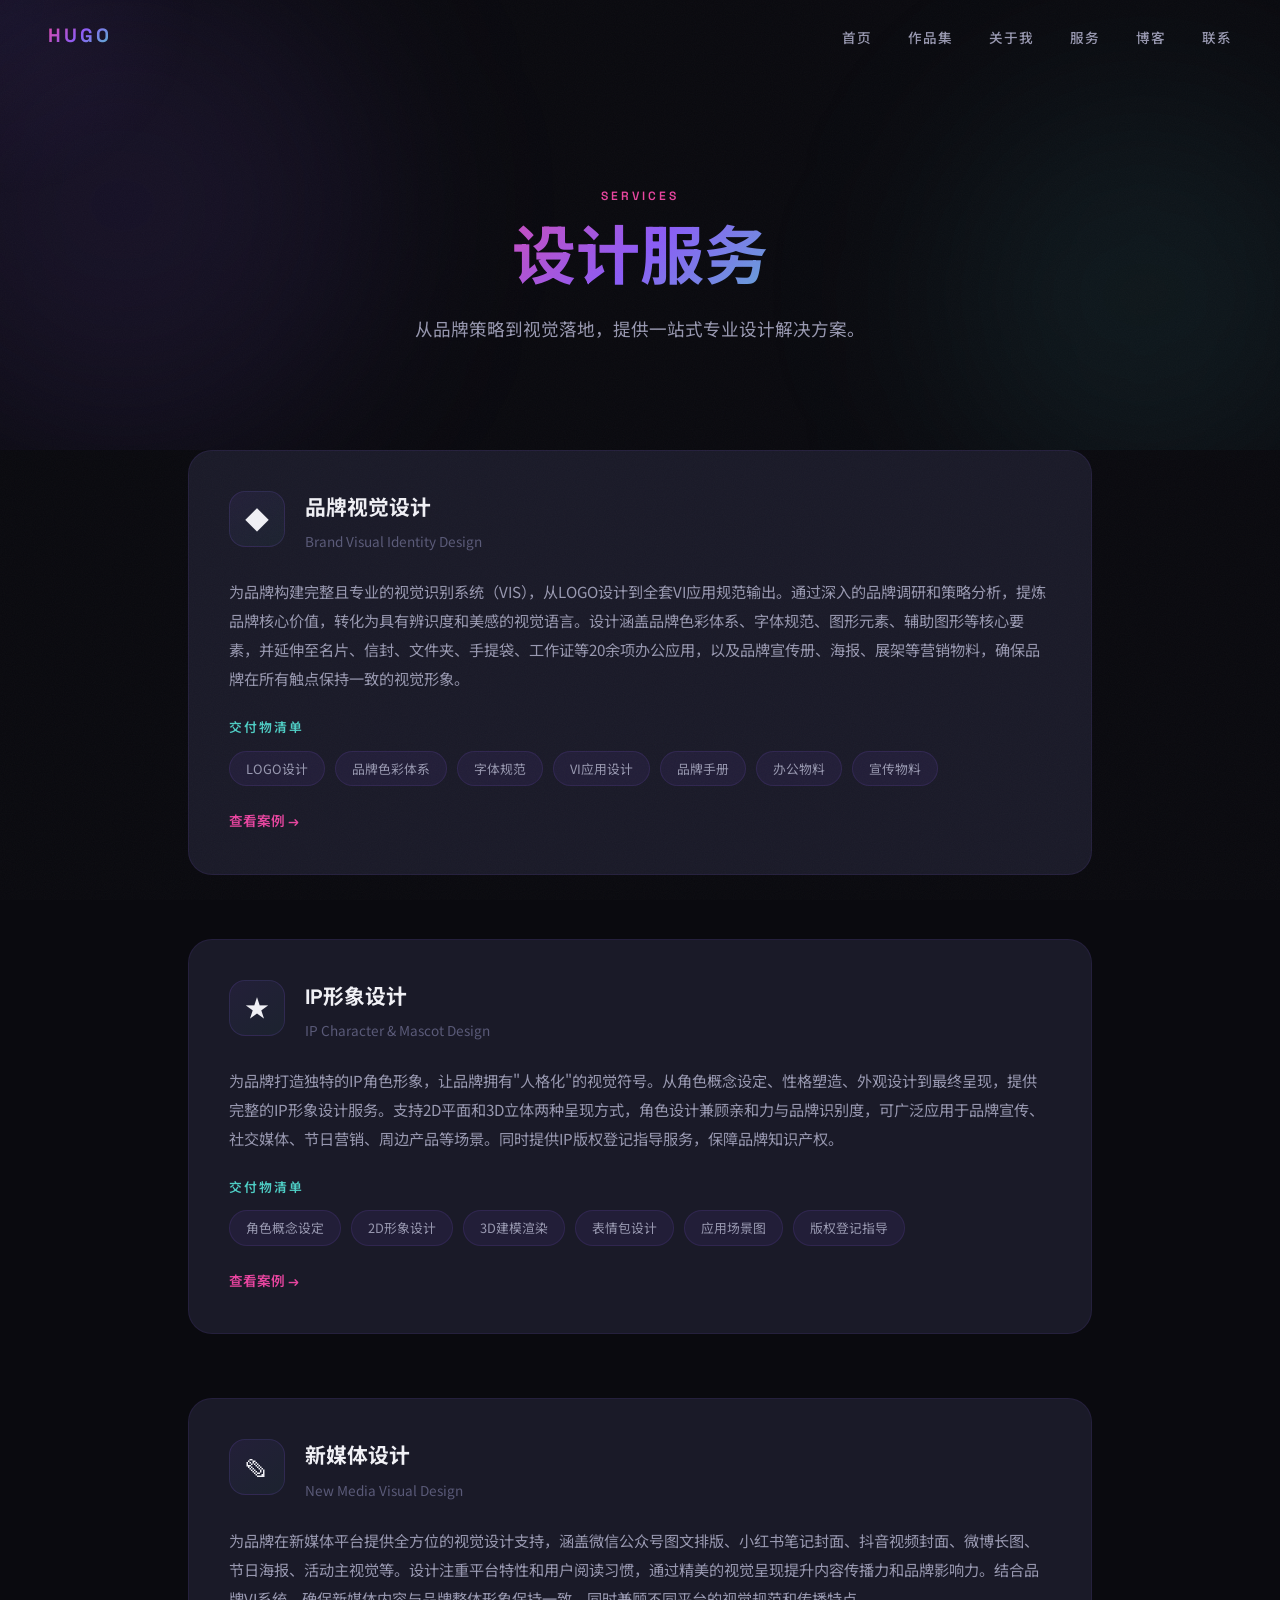
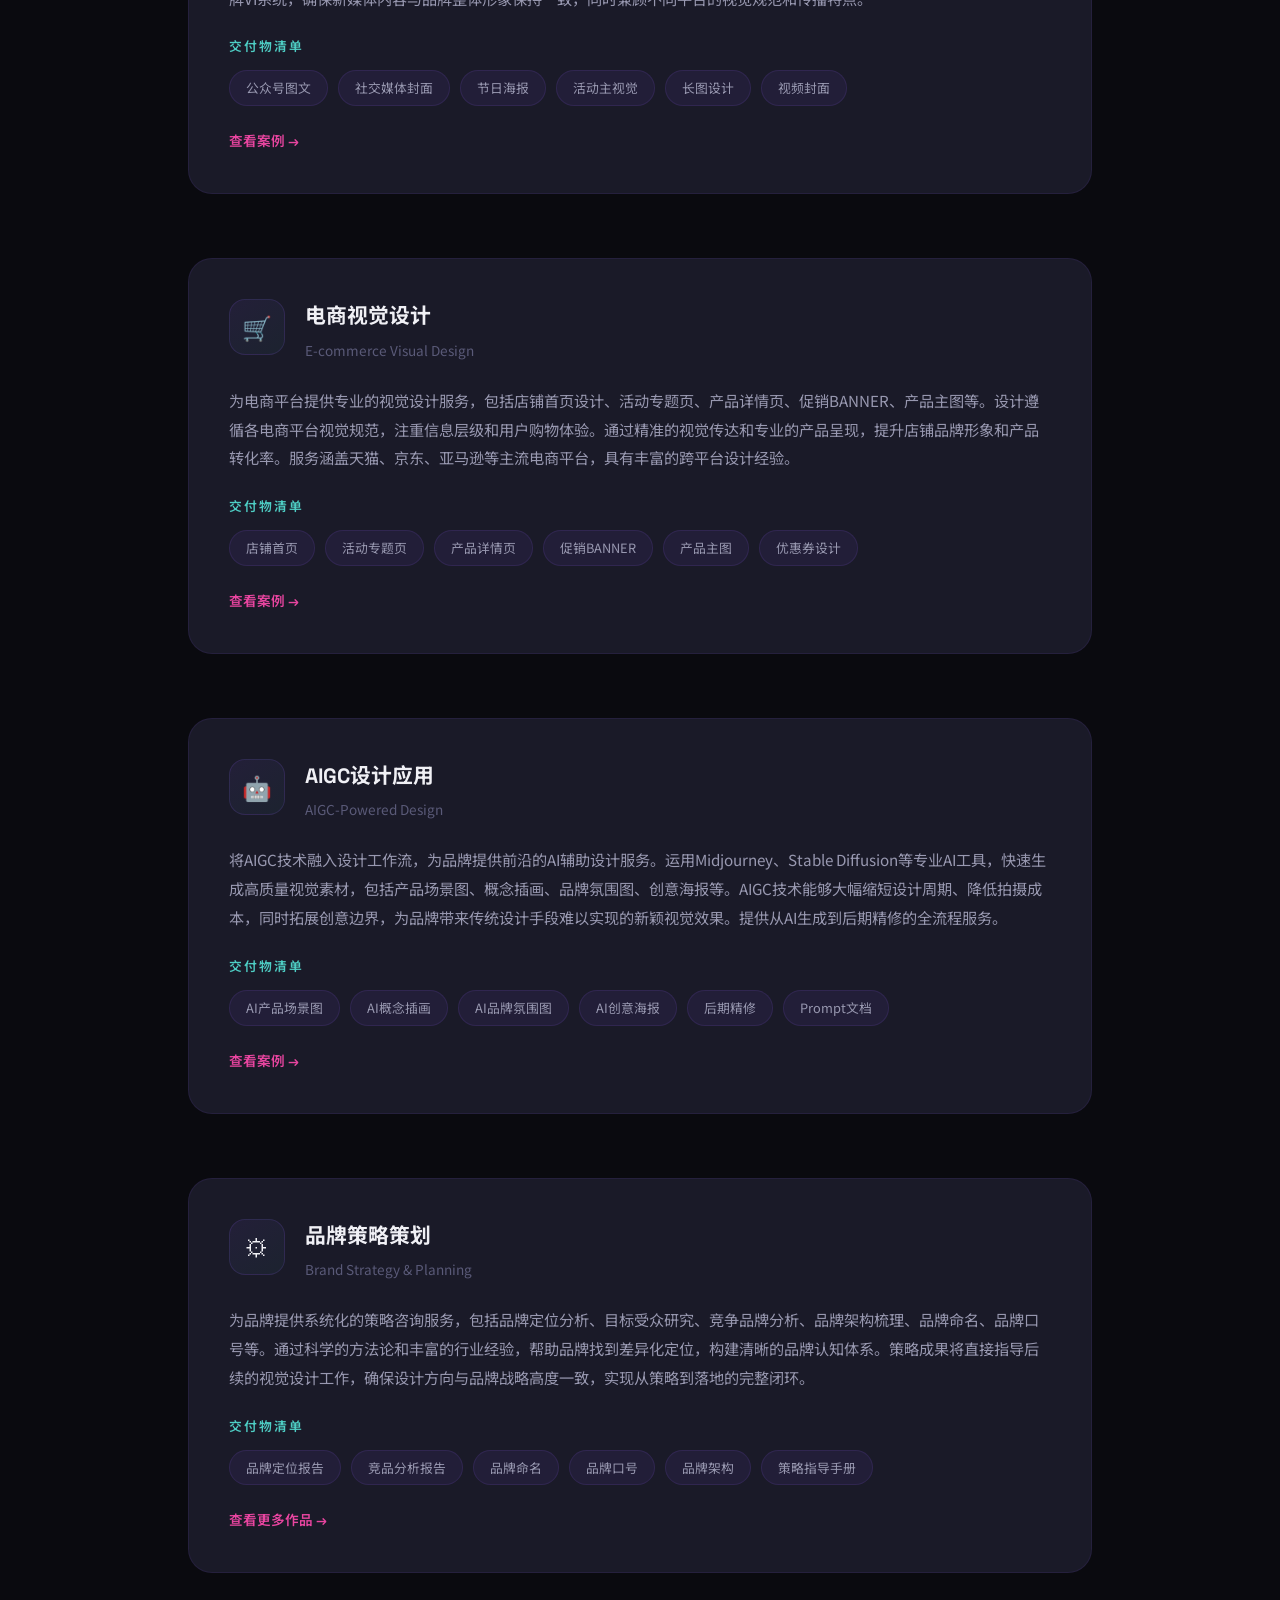
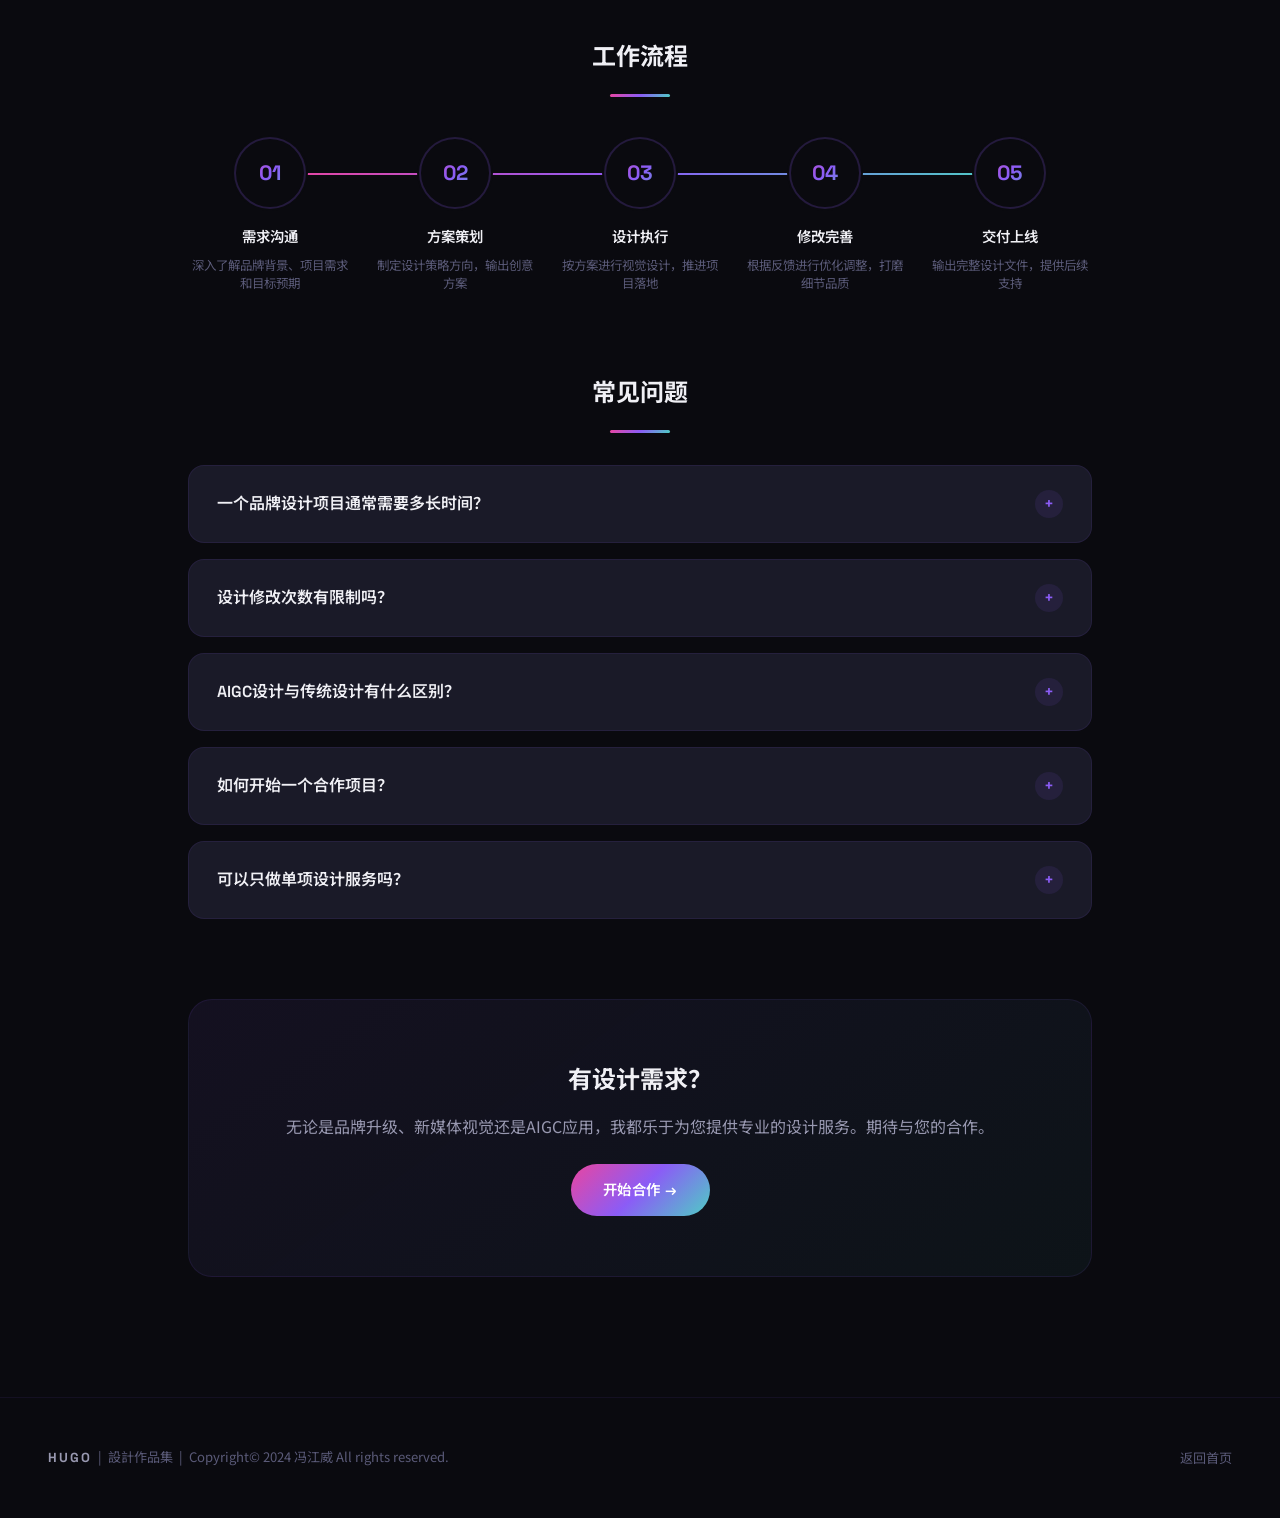
<file: services.html>
﻿<!DOCTYPE html>
<html lang="zh-CN">
<head>
    <meta charset="UTF-8">
    <meta name="viewport" content="width=device-width, initial-scale=1.0">
    <title>服务 — HUGO | 冯江威品牌设计作品集</title>
    <meta name="description" content="冯江威 (HUGO) 提供品牌视觉设计、IP形象设计、新媒体设计、电商视觉设计、AIGC设计应用、品牌策略策划等专业设计服务。">
    <link rel="preconnect" href="https://fonts.loli.net" crossorigin>
    <link href="https://fonts.loli.net/css2?family=Space+Grotesk:wght@300;400;500;600;700&family=Noto+Sans+SC:wght@300;400;500;700;900&family=Playfair+Display:ital,wght@0,400;0,700;1,400&display=swap" rel="stylesheet">
    <link rel="stylesheet" href="assets/css/common.css">
    <style>
        /* ========== Page Hero ========== */
        .page-hero {
            min-height: 50vh;
            display: flex;
            align-items: center;
            justify-content: center;
            position: relative;
            padding: 140px 48px 60px;
            overflow: hidden;
        }

        .page-hero-bg {
            position: absolute;
            top: 0; left: 0;
            width: 100%; height: 100%;
            z-index: 0;
        }

        .page-hero-bg .orb {
            position: absolute;
            border-radius: 50%;
            filter: blur(100px);
            animation: orbFloat 12s ease-in-out infinite;
        }

        .page-hero-bg .orb-1 {
            width: 500px; height: 500px;
            background: rgba(139, 92, 246, 0.1);
            top: -10%; left: -10%;
            animation-delay: 0s;
        }

        .page-hero-bg .orb-2 {
            width: 400px; height: 400px;
            background: rgba(78, 205, 196, 0.08);
            bottom: -10%; right: -5%;
            animation-delay: -4s;
        }

        @keyframes orbFloat {
            0%, 100% { transform: translate(0, 0) scale(1); }
            33% { transform: translate(30px, -40px) scale(1.05); }
            66% { transform: translate(-20px, 20px) scale(0.95); }
        }

        .page-hero-content {
            position: relative;
            z-index: 2;
            text-align: center;
            max-width: 800px;
        }

        .page-hero-label {
            font-family: var(--font-display);
            font-size: 0.75rem;
            font-weight: 600;
            letter-spacing: 3px;
            text-transform: uppercase;
            color: var(--accent-magenta);
            margin-bottom: 16px;
        }

        .page-hero-title {
            font-family: var(--font-display);
            font-size: clamp(2.5rem, 5vw, 4rem);
            font-weight: 700;
            line-height: 1.1;
            margin-bottom: 20px;
            background: var(--gradient-main);
            -webkit-background-clip: text;
            -webkit-text-fill-color: transparent;
            background-clip: text;
        }

        .page-hero-desc {
            font-size: 1.1rem;
            color: var(--text-secondary);
            line-height: 1.8;
        }

        /* ========== Services Container ========== */
        .services-container {
            max-width: 1000px;
            margin: 0 auto;
            padding: 0 48px;
        }

        /* ========== Service Detail Card ========== */
        .service-detail {
            margin-bottom: 64px;
            padding: 40px;
            background: var(--bg-card);
            border-radius: var(--radius-lg);
            border: 1px solid rgba(139, 92, 246, 0.1);
            transition: var(--transition);
        }

        .service-detail:hover {
            border-color: rgba(139, 92, 246, 0.25);
        }

        .service-detail-header {
            display: flex;
            align-items: flex-start;
            gap: 20px;
            margin-bottom: 24px;
        }

        .service-icon {
            flex-shrink: 0;
            width: 56px;
            height: 56px;
            border-radius: var(--radius-md);
            background: var(--gradient-card);
            border: 1px solid rgba(139, 92, 246, 0.15);
            display: flex;
            align-items: center;
            justify-content: center;
            font-size: 1.5rem;
        }

        .service-detail-title {
            font-family: var(--font-display);
            font-size: 1.3rem;
            font-weight: 700;
            margin-bottom: 4px;
        }

        .service-detail-subtitle {
            font-size: 0.85rem;
            color: var(--text-muted);
        }

        .service-detail-desc {
            font-size: 0.95rem;
            color: var(--text-secondary);
            line-height: 1.9;
            margin-bottom: 24px;
        }

        /* ========== Deliverables ========== */
        .deliverables-title {
            font-family: var(--font-display);
            font-size: 0.8rem;
            font-weight: 600;
            letter-spacing: 2px;
            text-transform: uppercase;
            color: var(--accent-cyan);
            margin-bottom: 12px;
        }

        .deliverables-list {
            display: flex;
            flex-wrap: wrap;
            gap: 10px;
            margin-bottom: 20px;
        }

        .deliverable-tag {
            padding: 6px 16px;
            border-radius: 100px;
            background: rgba(139, 92, 246, 0.08);
            border: 1px solid rgba(139, 92, 246, 0.12);
            font-size: 0.8rem;
            color: var(--text-secondary);
        }

        .service-case-link {
            display: inline-flex;
            align-items: center;
            gap: 6px;
            font-family: var(--font-display);
            font-size: 0.85rem;
            font-weight: 600;
            color: var(--accent-magenta);
            transition: var(--transition);
        }

        .service-case-link:hover {
            color: var(--accent-cyan);
            gap: 10px;
        }

        /* ========== Workflow ========== */
        .workflow-section {
            max-width: 1000px;
            margin: 0 auto;
            padding: 0 48px 80px;
        }

        .workflow-title {
            font-family: var(--font-display);
            font-size: 1.5rem;
            font-weight: 700;
            margin-bottom: 40px;
            text-align: center;
            position: relative;
        }

        .workflow-title::after {
            content: '';
            display: block;
            width: 60px;
            height: 3px;
            background: var(--gradient-main);
            border-radius: 2px;
            margin: 16px auto 0;
        }

        .workflow-steps {
            display: grid;
            grid-template-columns: repeat(5, 1fr);
            gap: 20px;
            position: relative;
        }

        .workflow-steps::before {
            content: '';
            position: absolute;
            top: 36px;
            left: 10%;
            right: 10%;
            height: 2px;
            background: linear-gradient(to right, var(--accent-magenta), var(--accent-purple), var(--accent-cyan));
            z-index: 0;
        }

        .workflow-step {
            text-align: center;
            position: relative;
            z-index: 1;
        }

        .step-number {
            width: 72px;
            height: 72px;
            border-radius: 50%;
            background: var(--bg-card);
            border: 2px solid rgba(139, 92, 246, 0.2);
            display: flex;
            align-items: center;
            justify-content: center;
            margin: 0 auto 16px;
            font-family: var(--font-display);
            font-size: 1.3rem;
            font-weight: 700;
            background: var(--gradient-main);
            -webkit-background-clip: text;
            -webkit-text-fill-color: transparent;
            background-clip: text;
            position: relative;
        }

        .step-number::before {
            content: '';
            position: absolute;
            top: -4px; left: -4px;
            right: -4px; bottom: -4px;
            border-radius: 50%;
            background: var(--bg-primary);
            z-index: -1;
        }

        .step-label {
            font-family: var(--font-display);
            font-size: 0.9rem;
            font-weight: 600;
            margin-bottom: 6px;
        }

        .step-desc {
            font-size: 0.78rem;
            color: var(--text-muted);
            line-height: 1.5;
        }

        /* ========== FAQ ========== */
        .faq-section {
            max-width: 1000px;
            margin: 0 auto;
            padding: 0 48px 80px;
        }

        .faq-title {
            font-family: var(--font-display);
            font-size: 1.5rem;
            font-weight: 700;
            margin-bottom: 32px;
            text-align: center;
            position: relative;
        }

        .faq-title::after {
            content: '';
            display: block;
            width: 60px;
            height: 3px;
            background: var(--gradient-main);
            border-radius: 2px;
            margin: 16px auto 0;
        }

        .faq-list {
            display: flex;
            flex-direction: column;
            gap: 16px;
        }

        .faq-item {
            padding: 24px 28px;
            background: var(--bg-card);
            border-radius: var(--radius-md);
            border: 1px solid rgba(139, 92, 246, 0.1);
            cursor: pointer;
            transition: var(--transition);
        }

        .faq-item:hover {
            border-color: rgba(139, 92, 246, 0.25);
        }

        .faq-item.active {
            border-color: rgba(139, 92, 246, 0.3);
        }

        .faq-question {
            display: flex;
            justify-content: space-between;
            align-items: center;
            font-family: var(--font-display);
            font-size: 1rem;
            font-weight: 600;
        }

        .faq-toggle {
            flex-shrink: 0;
            width: 28px;
            height: 28px;
            border-radius: 50%;
            background: rgba(139, 92, 246, 0.1);
            display: flex;
            align-items: center;
            justify-content: center;
            font-size: 1rem;
            color: var(--accent-purple);
            transition: var(--transition);
        }

        .faq-item.active .faq-toggle {
            transform: rotate(45deg);
            background: var(--accent-magenta);
            color: #fff;
        }

        .faq-answer {
            max-height: 0;
            overflow: hidden;
            transition: max-height 0.4s ease, padding 0.4s ease;
        }

        .faq-item.active .faq-answer {
            max-height: 300px;
            padding-top: 16px;
        }

        .faq-answer p {
            font-size: 0.9rem;
            color: var(--text-secondary);
            line-height: 1.8;
        }

        /* ========== CTA ========== */
        .services-cta {
            max-width: 1000px;
            margin: 0 auto;
            padding: 0 48px 120px;
        }

        .services-cta-inner {
            padding: 60px;
            border-radius: var(--radius-lg);
            background: var(--gradient-card);
            border: 1px solid rgba(139, 92, 246, 0.1);
            text-align: center;
        }

        .services-cta-inner h3 {
            font-family: var(--font-display);
            font-size: 1.5rem;
            font-weight: 700;
            margin-bottom: 12px;
        }

        .services-cta-inner p {
            color: var(--text-secondary);
            margin-bottom: 24px;
            font-size: 1rem;
        }

        /* ========== Responsive ========== */
        @media (max-width: 1024px) {
            .workflow-steps {
                grid-template-columns: repeat(3, 1fr);
            }

            .workflow-steps::before {
                display: none;
            }
        }

        @media (max-width: 768px) {
            .page-hero {
                padding: 120px 24px 40px;
            }

            .services-container {
                padding: 0 24px;
            }

            .workflow-section {
                padding: 0 24px 60px;
            }

            .faq-section {
                padding: 0 24px 60px;
            }

            .services-cta {
                padding: 0 24px 80px;
            }

            .service-detail {
                padding: 24px;
            }

            .workflow-steps {
                grid-template-columns: 1fr;
                gap: 24px;
            }

            .services-cta-inner {
                padding: 40px 24px;
            }
        }
    </style>
</head>
<body>

    <!-- Noise Overlay -->
    <div class="noise-overlay"></div>

    <!-- Cursor Glow -->
    <div class="cursor-glow" id="cursorGlow"></div>

    <!-- Mobile Menu -->
    <div class="mobile-menu" id="mobileMenu">
        <button class="mobile-menu-close" id="mobileMenuClose">&times;</button>
        <a href="index.html" onclick="closeMobileMenu()">首页</a>
        <a href="projects.html" onclick="closeMobileMenu()">作品集</a>
        <a href="about.html" onclick="closeMobileMenu()">关于我</a>
        <a href="services.html" onclick="closeMobileMenu()">服务</a>
        <a href="blog.html" onclick="closeMobileMenu()">博客</a>
        <a href="index.html#contact" onclick="closeMobileMenu()">联系</a>
    </div>

    <!-- Navigation -->
    <nav class="nav" id="navbar">
        <a href="index.html" class="nav-logo">HUGO</a>
        <ul class="nav-links">
            <li><a href="index.html">首页</a></li>
            <li><a href="projects.html">作品集</a></li>
            <li><a href="about.html">关于我</a></li>
            <li><a href="services.html" class="active">服务</a></li>
            <li><a href="blog.html">博客</a></li>
            <li><a href="index.html#contact">联系</a></li>
        </ul>
        <div class="nav-menu-btn" id="menuBtn">
            <span></span>
            <span></span>
            <span></span>
        </div>
    </nav>

    <!-- Page Hero -->
    <section class="page-hero">
        <div class="page-hero-bg">
            <div class="orb orb-1"></div>
            <div class="orb orb-2"></div>
        </div>
        <div class="page-hero-content reveal">
            <div class="page-hero-label">Services</div>
            <h1 class="page-hero-title">设计服务</h1>
            <p class="page-hero-desc">
                从品牌策略到视觉落地，提供一站式专业设计解决方案。
            </p>
        </div>
    </section>

    <!-- Services List -->
    <div class="services-container">

        <!-- Service 1: Brand Visual Design -->
        <div class="service-detail reveal">
            <div class="service-detail-header">
                <div class="service-icon">&#9670;</div>
                <div>
                    <h2 class="service-detail-title">品牌视觉设计</h2>
                    <div class="service-detail-subtitle">Brand Visual Identity Design</div>
                </div>
            </div>
            <p class="service-detail-desc">
                为品牌构建完整且专业的视觉识别系统（VIS），从LOGO设计到全套VI应用规范输出。通过深入的品牌调研和策略分析，提炼品牌核心价值，转化为具有辨识度和美感的视觉语言。设计涵盖品牌色彩体系、字体规范、图形元素、辅助图形等核心要素，并延伸至名片、信封、文件夹、手提袋、工作证等20余项办公应用，以及品牌宣传册、海报、展架等营销物料，确保品牌在所有触点保持一致的视觉形象。
            </p>
            <div class="deliverables-title">交付物清单</div>
            <div class="deliverables-list">
                <span class="deliverable-tag">LOGO设计</span>
                <span class="deliverable-tag">品牌色彩体系</span>
                <span class="deliverable-tag">字体规范</span>
                <span class="deliverable-tag">VI应用设计</span>
                <span class="deliverable-tag">品牌手册</span>
                <span class="deliverable-tag">办公物料</span>
                <span class="deliverable-tag">宣传物料</span>
            </div>
            <a href="project-detail.html?id=youman-brand&cat=edu" class="service-case-link">查看案例 &#8594;</a>
        </div>

        <!-- Service 2: IP Character Design -->
        <div class="service-detail reveal">
            <div class="service-detail-header">
                <div class="service-icon">&#9733;</div>
                <div>
                    <h2 class="service-detail-title">IP形象设计</h2>
                    <div class="service-detail-subtitle">IP Character & Mascot Design</div>
                </div>
            </div>
            <p class="service-detail-desc">
                为品牌打造独特的IP角色形象，让品牌拥有"人格化"的视觉符号。从角色概念设定、性格塑造、外观设计到最终呈现，提供完整的IP形象设计服务。支持2D平面和3D立体两种呈现方式，角色设计兼顾亲和力与品牌识别度，可广泛应用于品牌宣传、社交媒体、节日营销、周边产品等场景。同时提供IP版权登记指导服务，保障品牌知识产权。
            </p>
            <div class="deliverables-title">交付物清单</div>
            <div class="deliverables-list">
                <span class="deliverable-tag">角色概念设定</span>
                <span class="deliverable-tag">2D形象设计</span>
                <span class="deliverable-tag">3D建模渲染</span>
                <span class="deliverable-tag">表情包设计</span>
                <span class="deliverable-tag">应用场景图</span>
                <span class="deliverable-tag">版权登记指导</span>
            </div>
            <a href="project-detail.html?id=youman-ip&cat=edu" class="service-case-link">查看案例 &#8594;</a>
        </div>

        <!-- Service 3: New Media Design -->
        <div class="service-detail reveal">
            <div class="service-detail-header">
                <div class="service-icon">&#9998;</div>
                <div>
                    <h2 class="service-detail-title">新媒体设计</h2>
                    <div class="service-detail-subtitle">New Media Visual Design</div>
                </div>
            </div>
            <p class="service-detail-desc">
                为品牌在新媒体平台提供全方位的视觉设计支持，涵盖微信公众号图文排版、小红书笔记封面、抖音视频封面、微博长图、节日海报、活动主视觉等。设计注重平台特性和用户阅读习惯，通过精美的视觉呈现提升内容传播力和品牌影响力。结合品牌VI系统，确保新媒体内容与品牌整体形象保持一致，同时兼顾不同平台的视觉规范和传播特点。
            </p>
            <div class="deliverables-title">交付物清单</div>
            <div class="deliverables-list">
                <span class="deliverable-tag">公众号图文</span>
                <span class="deliverable-tag">社交媒体封面</span>
                <span class="deliverable-tag">节日海报</span>
                <span class="deliverable-tag">活动主视觉</span>
                <span class="deliverable-tag">长图设计</span>
                <span class="deliverable-tag">视频封面</span>
            </div>
            <a href="project-detail.html?id=youman-poster&cat=edu" class="service-case-link">查看案例 &#8594;</a>
        </div>

        <!-- Service 4: E-commerce Visual Design -->
        <div class="service-detail reveal">
            <div class="service-detail-header">
                <div class="service-icon">&#128722;</div>
                <div>
                    <h2 class="service-detail-title">电商视觉设计</h2>
                    <div class="service-detail-subtitle">E-commerce Visual Design</div>
                </div>
            </div>
            <p class="service-detail-desc">
                为电商平台提供专业的视觉设计服务，包括店铺首页设计、活动专题页、产品详情页、促销BANNER、产品主图等。设计遵循各电商平台视觉规范，注重信息层级和用户购物体验。通过精准的视觉传达和专业的产品呈现，提升店铺品牌形象和产品转化率。服务涵盖天猫、京东、亚马逊等主流电商平台，具有丰富的跨平台设计经验。
            </p>
            <div class="deliverables-title">交付物清单</div>
            <div class="deliverables-list">
                <span class="deliverable-tag">店铺首页</span>
                <span class="deliverable-tag">活动专题页</span>
                <span class="deliverable-tag">产品详情页</span>
                <span class="deliverable-tag">促销BANNER</span>
                <span class="deliverable-tag">产品主图</span>
                <span class="deliverable-tag">优惠券设计</span>
            </div>
            <a href="project-detail.html?id=chando&cat=ecom" class="service-case-link">查看案例 &#8594;</a>
        </div>

        <!-- Service 5: AIGC Design -->
        <div class="service-detail reveal">
            <div class="service-detail-header">
                <div class="service-icon">&#129302;</div>
                <div>
                    <h2 class="service-detail-title">AIGC设计应用</h2>
                    <div class="service-detail-subtitle">AIGC-Powered Design</div>
                </div>
            </div>
            <p class="service-detail-desc">
                将AIGC技术融入设计工作流，为品牌提供前沿的AI辅助设计服务。运用Midjourney、Stable Diffusion等专业AI工具，快速生成高质量视觉素材，包括产品场景图、概念插画、品牌氛围图、创意海报等。AIGC技术能够大幅缩短设计周期、降低拍摄成本，同时拓展创意边界，为品牌带来传统设计手段难以实现的新颖视觉效果。提供从AI生成到后期精修的全流程服务。
            </p>
            <div class="deliverables-title">交付物清单</div>
            <div class="deliverables-list">
                <span class="deliverable-tag">AI产品场景图</span>
                <span class="deliverable-tag">AI概念插画</span>
                <span class="deliverable-tag">AI品牌氛围图</span>
                <span class="deliverable-tag">AI创意海报</span>
                <span class="deliverable-tag">后期精修</span>
                <span class="deliverable-tag">Prompt文档</span>
            </div>
            <a href="project-detail.html?id=aigc-design&cat=other" class="service-case-link">查看案例 &#8594;</a>
        </div>

        <!-- Service 6: Brand Strategy -->
        <div class="service-detail reveal">
            <div class="service-detail-header">
                <div class="service-icon">&#9881;</div>
                <div>
                    <h2 class="service-detail-title">品牌策略策划</h2>
                    <div class="service-detail-subtitle">Brand Strategy & Planning</div>
                </div>
            </div>
            <p class="service-detail-desc">
                为品牌提供系统化的策略咨询服务，包括品牌定位分析、目标受众研究、竞争品牌分析、品牌架构梳理、品牌命名、品牌口号等。通过科学的方法论和丰富的行业经验，帮助品牌找到差异化定位，构建清晰的品牌认知体系。策略成果将直接指导后续的视觉设计工作，确保设计方向与品牌战略高度一致，实现从策略到落地的完整闭环。
            </p>
            <div class="deliverables-title">交付物清单</div>
            <div class="deliverables-list">
                <span class="deliverable-tag">品牌定位报告</span>
                <span class="deliverable-tag">竞品分析报告</span>
                <span class="deliverable-tag">品牌命名</span>
                <span class="deliverable-tag">品牌口号</span>
                <span class="deliverable-tag">品牌架构</span>
                <span class="deliverable-tag">策略指导手册</span>
            </div>
            <a href="projects.html" class="service-case-link">查看更多作品 &#8594;</a>
        </div>
    </div>

    <!-- Workflow -->
    <section class="workflow-section">
        <h2 class="workflow-title reveal">工作流程</h2>
        <div class="workflow-steps reveal">
            <div class="workflow-step">
                <div class="step-number">01</div>
                <div class="step-label">需求沟通</div>
                <div class="step-desc">深入了解品牌背景、项目需求和目标预期</div>
            </div>
            <div class="workflow-step">
                <div class="step-number">02</div>
                <div class="step-label">方案策划</div>
                <div class="step-desc">制定设计策略方向，输出创意方案</div>
            </div>
            <div class="workflow-step">
                <div class="step-number">03</div>
                <div class="step-label">设计执行</div>
                <div class="step-desc">按方案进行视觉设计，推进项目落地</div>
            </div>
            <div class="workflow-step">
                <div class="step-number">04</div>
                <div class="step-label">修改完善</div>
                <div class="step-desc">根据反馈进行优化调整，打磨细节品质</div>
            </div>
            <div class="workflow-step">
                <div class="step-number">05</div>
                <div class="step-label">交付上线</div>
                <div class="step-desc">输出完整设计文件，提供后续支持</div>
            </div>
        </div>
    </section>

    <!-- FAQ -->
    <section class="faq-section">
        <h2 class="faq-title reveal">常见问题</h2>
        <div class="faq-list">
            <div class="faq-item reveal" onclick="toggleFaq(this)">
                <div class="faq-question">
                    <span>一个品牌设计项目通常需要多长时间？</span>
                    <div class="faq-toggle">+</div>
                </div>
                <div class="faq-answer">
                    <p>项目周期取决于服务范围和复杂程度。基础LOGO设计通常需要1-2周，完整品牌VI系统需要3-4周，品牌全案（含策略+视觉）需要4-6周。在项目启动前，我会提供详细的时间规划表，确保项目按时推进。</p>
                </div>
            </div>
            <div class="faq-item reveal" onclick="toggleFaq(this)">
                <div class="faq-question">
                    <span>设计修改次数有限制吗？</span>
                    <div class="faq-toggle">+</div>
                </div>
                <div class="faq-answer">
                    <p>每个项目阶段通常包含2-3轮修改。在方案策划阶段，我会充分沟通确认方向后再进入执行，从源头上减少无效修改。对于合理范围内的调整，我会积极配合，确保最终成果达到预期效果。</p>
                </div>
            </div>
            <div class="faq-item reveal" onclick="toggleFaq(this)">
                <div class="faq-question">
                    <span>AIGC设计与传统设计有什么区别？</span>
                    <div class="faq-toggle">+</div>
                </div>
                <div class="faq-answer">
                    <p>AIGC设计利用AI工具快速生成视觉素材，在效率、成本和创意广度上具有明显优势。特别适合需要大量视觉素材的场景，如产品场景图、概念插画等。但AI生成的内容需要专业设计师进行后期精修和质量把控，确保输出符合品牌标准和商业需求。</p>
                </div>
            </div>
            <div class="faq-item reveal" onclick="toggleFaq(this)">
                <div class="faq-question">
                    <span>如何开始一个合作项目？</span>
                    <div class="faq-toggle">+</div>
                </div>
                <div class="faq-answer">
                    <p>您可以通过页面底部的联系方式与我取得联系，简要描述您的项目需求和预算范围。我会在24小时内回复，安排一次免费的需求沟通会议。在充分了解您的需求后，我会提供详细的项目方案和报价。</p>
                </div>
            </div>
            <div class="faq-item reveal" onclick="toggleFaq(this)">
                <div class="faq-question">
                    <span>可以只做单项设计服务吗？</span>
                    <div class="faq-toggle">+</div>
                </div>
                <div class="faq-answer">
                    <p>当然可以。除了品牌全案服务外，我也提供单项设计服务，如单张海报设计、产品主图设计、社交媒体封面设计等。您可以根据实际需求选择适合的服务内容，灵活组合。</p>
                </div>
            </div>
        </div>
    </section>

    <!-- CTA -->
    <div class="services-cta">
        <div class="services-cta-inner reveal">
            <h3>有设计需求？</h3>
            <p>无论是品牌升级、新媒体视觉还是AIGC应用，我都乐于为您提供专业的设计服务。期待与您的合作。</p>
            <a href="index.html#contact" class="btn-primary">开始合作 &#8594;</a>
        </div>
    </div>

    <!-- Footer -->
    <footer class="footer">
        <div class="footer-left">
            <span class="brand">HUGO</span> &nbsp;|&nbsp; 設計作品集 &nbsp;|&nbsp; Copyright&copy; 2024 冯江威 All rights reserved.
        </div>
        <div class="footer-right">
            <a href="index.html">返回首页</a>
        </div>
    </footer>

    <script src="assets/js/common.js"></script>
    <script>
        // ========== FAQ Toggle ==========
        function toggleFaq(item) {
            const wasActive = item.classList.contains('active');
            // Close all
            document.querySelectorAll('.faq-item').forEach(faq => faq.classList.remove('active'));
            // Open clicked if it wasn't active
            if (!wasActive) {
                item.classList.add('active');
            }
        }
    </script>
</body>
</html>
</file>
<file: assets/css/common.css>
/* ========== CSS Variables ========== */
:root {
    --bg-primary: #0a0a0f;
    --bg-secondary: #12121a;
    --bg-card: #1a1a28;
    --bg-card-hover: #222236;
    --text-primary: #f0f0f5;
    --text-secondary: #9898b0;
    --text-muted: #5a5a78;
    --accent-magenta: #e945a0;
    --accent-cyan: #4ecdc4;
    --accent-purple: #8b5cf6;
    --accent-orange: #f59e0b;
    --gradient-main: linear-gradient(135deg, #e945a0, #8b5cf6, #4ecdc4);
    --gradient-dark: linear-gradient(180deg, #0a0a0f 0%, #12121a 100%);
    --gradient-card: linear-gradient(145deg, rgba(139,92,246,0.08), rgba(78,205,196,0.05));
    --font-display: 'Space Grotesk', 'Noto Sans SC', sans-serif;
    --font-body: 'Noto Sans SC', 'Space Grotesk', sans-serif;
    --font-serif: 'Playfair Display', serif;
    --radius-sm: 8px;
    --radius-md: 16px;
    --radius-lg: 24px;
    --shadow-glow: 0 0 60px rgba(233, 69, 160, 0.15);
    --transition: all 0.4s cubic-bezier(0.25, 0.46, 0.45, 0.94);
}

/* ========== Reset & Base ========== */
*, *::before, *::after {
    margin: 0;
    padding: 0;
    box-sizing: border-box;
}

html {
    scroll-behavior: smooth;
    font-size: 16px;
    overflow-x: hidden;
}

body {
    font-family: var(--font-body);
    background: var(--bg-primary);
    color: var(--text-primary);
    line-height: 1.7;
    overflow-x: hidden;
    -webkit-font-smoothing: antialiased;
}

::selection {
    background: var(--accent-magenta);
    color: #fff;
}

a {
    color: inherit;
    text-decoration: none;
}

img {
    max-width: 100%;
    display: block;
}

/* ========== Scrollbar ========== */
::-webkit-scrollbar { width: 6px; }
::-webkit-scrollbar-track { background: var(--bg-primary); }
::-webkit-scrollbar-thumb { background: var(--accent-purple); border-radius: 3px; }

/* ========== Noise Overlay ========== */
.noise-overlay {
    position: fixed;
    top: 0; left: 0;
    width: 100%; height: 100%;
    pointer-events: none;
    z-index: 9999;
    opacity: 0.03;
    background-image: url("data:image/svg+xml,%3Csvg viewBox='0 0 256 256' xmlns='http://www.w3.org/2000/svg'%3E%3Cfilter id='noise'%3E%3CfeTurbulence type='fractalNoise' baseFrequency='0.9' numOctaves='4' stitchTiles='stitch'/%3E%3C/filter%3E%3Crect width='100%25' height='100%25' filter='url(%23noise)'/%3E%3C/svg%3E");
    background-repeat: repeat;
    background-size: 256px 256px;
}

/* ========== Cursor Glow ========== */
.cursor-glow {
    position: fixed;
    width: 400px;
    height: 400px;
    border-radius: 50%;
    background: radial-gradient(circle, rgba(139,92,246,0.08) 0%, transparent 70%);
    pointer-events: none;
    z-index: 1;
    transform: translate(-50%, -50%);
    transition: opacity 0.3s;
}

/* ========== Navigation ========== */
.nav {
    position: fixed;
    top: 0;
    left: 0;
    width: 100%;
    z-index: 1000;
    padding: 20px 48px;
    display: flex;
    justify-content: space-between;
    align-items: center;
    transition: var(--transition);
    backdrop-filter: blur(0px);
}

.nav.scrolled {
    padding: 14px 48px;
    background: rgba(10, 10, 15, 0.85);
    backdrop-filter: blur(20px);
    border-bottom: 1px solid rgba(139, 92, 246, 0.1);
}

.nav-logo {
    display: flex;
    align-items: center;
    gap: 12px;
    font-family: var(--font-display);
    font-size: 1.2rem;
    font-weight: 700;
    letter-spacing: 3px;
    background: var(--gradient-main);
    -webkit-background-clip: text;
    -webkit-text-fill-color: transparent;
    background-clip: text;
    transition: var(--transition);
}

.nav-logo:hover {
    transform: scale(1.02);
}

.nav-logo-media {
    width: 120px;
    height: 40px;
    border-radius: 8px;
    overflow: hidden;
    display: flex;
    align-items: center;
    justify-content: center;
    background: rgba(139,92,246,0.1);
}

.nav-logo-media img,
.nav-logo-media video {
    width: 100%;
    height: 100%;
    object-fit: cover;
    border-radius: 8px;
}

.nav-logo-media video {
    pointer-events: none;
}

.nav-links {
    display: flex;
    gap: 36px;
    list-style: none;
}

.nav-links a {
    font-family: var(--font-display);
    font-size: 0.85rem;
    font-weight: 500;
    letter-spacing: 1px;
    color: var(--text-secondary);
    transition: var(--transition);
    position: relative;
}

.nav-links a::after {
    content: '';
    position: absolute;
    bottom: -4px;
    left: 0;
    width: 0;
    height: 2px;
    background: var(--accent-magenta);
    transition: var(--transition);
}

.nav-links a:hover {
    color: var(--text-primary);
}

.nav-links a:hover::after {
    width: 100%;
}

.nav-menu-btn {
    display: none;
    flex-direction: column;
    gap: 5px;
    cursor: pointer;
    padding: 4px;
}

.nav-menu-btn span {
    width: 24px;
    height: 2px;
    background: var(--text-primary);
    transition: var(--transition);
}

/* ========== Mobile Menu ========== */
.mobile-menu {
    display: none;
    position: fixed;
    top: 0; left: 0;
    width: 100%; height: 100%;
    background: rgba(10, 10, 15, 0.97);
    backdrop-filter: blur(20px);
    z-index: 999;
    flex-direction: column;
    align-items: center;
    justify-content: center;
    gap: 32px;
}

.mobile-menu.open {
    display: flex;
}

.mobile-menu a {
    font-family: var(--font-display);
    font-size: 1.5rem;
    font-weight: 600;
    color: var(--text-secondary);
    transition: var(--transition);
}

.mobile-menu a:hover {
    color: var(--accent-magenta);
}

.mobile-menu-close {
    position: absolute;
    top: 24px;
    right: 32px;
    font-size: 2rem;
    color: var(--text-primary);
    cursor: pointer;
    background: none;
    border: none;
}

/* ========== Buttons ========== */
.btn-primary {
    display: inline-flex;
    align-items: center;
    gap: 10px;
    padding: 14px 32px;
    border-radius: 100px;
    background: var(--gradient-main);
    color: #fff;
    font-family: var(--font-display);
    font-size: 0.9rem;
    font-weight: 600;
    letter-spacing: 0.5px;
    transition: var(--transition);
    border: none;
    cursor: pointer;
}

.btn-primary:hover {
    transform: translateY(-2px);
    box-shadow: 0 10px 40px rgba(233, 69, 160, 0.3);
}

.btn-secondary {
    display: inline-flex;
    align-items: center;
    gap: 10px;
    padding: 14px 32px;
    border-radius: 100px;
    background: transparent;
    color: var(--text-primary);
    font-family: var(--font-display);
    font-size: 0.9rem;
    font-weight: 500;
    letter-spacing: 0.5px;
    border: 1px solid rgba(255,255,255,0.15);
    transition: var(--transition);
    cursor: pointer;
}

.btn-secondary:hover {
    border-color: var(--accent-cyan);
    color: var(--accent-cyan);
    transform: translateY(-2px);
}

/* ========== Section Common ========== */
.section {
    padding: 120px 48px;
    position: relative;
}

.section-header {
    max-width: 1200px;
    margin: 0 auto 64px;
    display: flex;
    justify-content: space-between;
    align-items: flex-end;
}

.section-label {
    font-family: var(--font-display);
    font-size: 0.75rem;
    font-weight: 600;
    letter-spacing: 3px;
    text-transform: uppercase;
    color: var(--accent-magenta);
    margin-bottom: 12px;
}

.section-title {
    font-family: var(--font-display);
    font-size: clamp(2rem, 3.5vw, 3rem);
    font-weight: 700;
    line-height: 1.15;
    letter-spacing: -0.5px;
}

.section-title .thin {
    font-weight: 300;
    color: var(--text-secondary);
}

.section-line {
    width: 60px;
    height: 3px;
    background: var(--gradient-main);
    border-radius: 2px;
    margin-top: 20px;
}

/* ========== Page Header ========== */
.page-header {
    padding: 160px 48px 80px;
    text-align: center;
    position: relative;
}

.page-header-title {
    font-family: var(--font-display);
    font-size: clamp(2.5rem, 5vw, 4rem);
    font-weight: 700;
    margin-bottom: 16px;
    background: var(--gradient-main);
    -webkit-background-clip: text;
    -webkit-text-fill-color: transparent;
    background-clip: text;
}

.page-header-subtitle {
    font-size: 1.1rem;
    color: var(--text-secondary);
    max-width: 600px;
    margin: 0 auto;
}

/* ========== Breadcrumb ========== */
.breadcrumb {
    display: flex;
    align-items: center;
    gap: 12px;
    font-size: 0.85rem;
    color: var(--text-muted);
    margin-bottom: 32px;
}

.breadcrumb a {
    color: var(--text-secondary);
    transition: var(--transition);
}

.breadcrumb a:hover {
    color: var(--accent-magenta);
}

.breadcrumb .separator {
    color: var(--text-muted);
}

.breadcrumb .current {
    color: var(--text-primary);
}

/* ========== Cards ========== */
.card {
    background: var(--bg-card);
    border-radius: var(--radius-lg);
    border: 1px solid rgba(139, 92, 246, 0.1);
    overflow: hidden;
    transition: var(--transition);
}

.card:hover {
    border-color: rgba(139, 92, 246, 0.3);
    transform: translateY(-4px);
}

.card-image {
    width: 100%;
    aspect-ratio: 16/10;
    overflow: hidden;
}

.card-image img {
    width: 100%;
    height: 100%;
    object-fit: cover;
    transition: var(--transition);
}

.card:hover .card-image img {
    transform: scale(1.05);
}

.card-content {
    padding: 28px;
}

/* ========== Portfolio Cards ========== */
.portfolio-card {
    display: block;
    position: relative;
    border-radius: var(--radius-lg);
    overflow: hidden;
    background: var(--bg-card);
    border: 1px solid rgba(139, 92, 246, 0.1);
    transition: var(--transition);
    cursor: pointer;
}

.portfolio-card:hover {
    transform: translateY(-8px);
    border-color: rgba(139, 92, 246, 0.3);
    box-shadow: var(--shadow-glow);
}

.portfolio-card .card-arrow {
    position: absolute;
    top: 24px;
    right: 24px;
    width: 40px;
    height: 40px;
    border-radius: 50%;
    background: rgba(255,255,255,0.1);
    backdrop-filter: blur(10px);
    display: flex;
    align-items: center;
    justify-content: center;
    font-size: 1rem;
    color: #fff;
    opacity: 0;
    transform: translate(-10px, 10px);
    transition: var(--transition);
}

.portfolio-card:hover .card-arrow {
    opacity: 1;
    transform: translate(0, 0);
}

.card-category {
    font-family: var(--font-display);
    font-size: 0.7rem;
    font-weight: 600;
    letter-spacing: 2px;
    text-transform: uppercase;
    color: var(--accent-magenta);
    margin-bottom: 10px;
}

.card-title {
    font-family: var(--font-display);
    font-size: 1.25rem;
    font-weight: 700;
    margin-bottom: 10px;
}

.card-desc {
    font-size: 0.88rem;
    color: var(--text-secondary);
    line-height: 1.7;
    margin-bottom: 18px;
}

.card-tags {
    display: flex;
    flex-wrap: wrap;
    gap: 8px;
}

.card-tag {
    padding: 4px 12px;
    border-radius: 100px;
    background: rgba(139, 92, 246, 0.08);
    font-size: 0.72rem;
    color: var(--text-muted);
    letter-spacing: 0.5px;
}

/* ========== Category Title ========== */
.portfolio-category-title {
    max-width: 1200px;
    margin: 0 auto 32px;
    padding-left: 4px;
    font-family: var(--font-display);
    font-size: 1.3rem;
    font-weight: 700;
    color: var(--text-primary);
    display: flex;
    align-items: center;
    gap: 12px;
    transition: var(--transition);
}

.portfolio-category-title .cat-icon {
    font-size: 1.5rem;
}

.portfolio-category-title .cat-sub {
    font-size: 0.75rem;
    font-weight: 500;
    letter-spacing: 2px;
    color: var(--text-muted);
    text-transform: uppercase;
    margin-left: 8px;
}

.portfolio-category-title.hidden {
    display: none;
}

/* ========== Filters ========== */
.portfolio-filters {
    max-width: 1200px;
    margin: 0 auto 48px;
    display: flex;
    gap: 12px;
    flex-wrap: wrap;
}

.filter-btn {
    padding: 10px 24px;
    border-radius: 100px;
    background: transparent;
    border: 1px solid rgba(255,255,255,0.1);
    color: var(--text-secondary);
    font-family: var(--font-display);
    font-size: 0.85rem;
    font-weight: 500;
    cursor: pointer;
    transition: var(--transition);
}

.filter-btn:hover,
.filter-btn.active {
    background: var(--accent-magenta);
    border-color: var(--accent-magenta);
    color: #fff;
}

/* ========== Grid ========== */
.portfolio-grid {
    max-width: 1200px;
    margin: 0 auto;
    display: grid;
    grid-template-columns: repeat(3, 1fr);
    gap: 32px;
}

/* ========== Footer ========== */
.footer {
    padding: 48px;
    border-top: 1px solid rgba(139, 92, 246, 0.08);
    display: flex;
    justify-content: space-between;
    align-items: center;
}

.footer-left {
    font-size: 0.82rem;
    color: var(--text-muted);
}

.footer-left .brand {
    font-family: var(--font-display);
    font-weight: 700;
    color: var(--text-secondary);
    letter-spacing: 2px;
}

.footer-right {
    display: flex;
    gap: 24px;
}

.footer-right a {
    font-size: 0.82rem;
    color: var(--text-muted);
    transition: var(--transition);
}

.footer-right a:hover {
    color: var(--accent-magenta);
}

/* ========== Reveal Animation ========== */
.reveal {
    opacity: 0;
    transform: translateY(40px);
    transition: opacity 0.8s ease-out, transform 0.8s ease-out;
}

.reveal.visible {
    opacity: 1;
    transform: translateY(0);
}

/* ========== Responsive ========== */
@media (max-width: 1024px) {
    .portfolio-grid {
        grid-template-columns: repeat(2, 1fr);
    }
    
    .section {
        padding: 80px 32px;
    }
}

@media (max-width: 768px) {
    .nav {
        padding: 16px 24px;
    }
    
    .nav.scrolled {
        padding: 12px 24px;
    }
    
    .nav-links {
        display: none;
    }
    
    .nav-menu-btn {
        display: flex;
    }
    
    .section {
        padding: 60px 24px;
    }
    
    .section-header {
        flex-direction: column;
        align-items: flex-start;
        gap: 16px;
    }
    
    .portfolio-grid {
        grid-template-columns: 1fr;
    }
    
    .footer {
        flex-direction: column;
        gap: 20px;
        text-align: center;
        padding: 32px 24px;
    }
    
    .page-header {
        padding: 120px 24px 60px;
    }
}

@media (max-width: 480px) {
    .portfolio-filters {
        justify-content: center;
    }
    
    .filter-btn {
        padding: 8px 16px;
        font-size: 0.8rem;
    }
}
</file>
